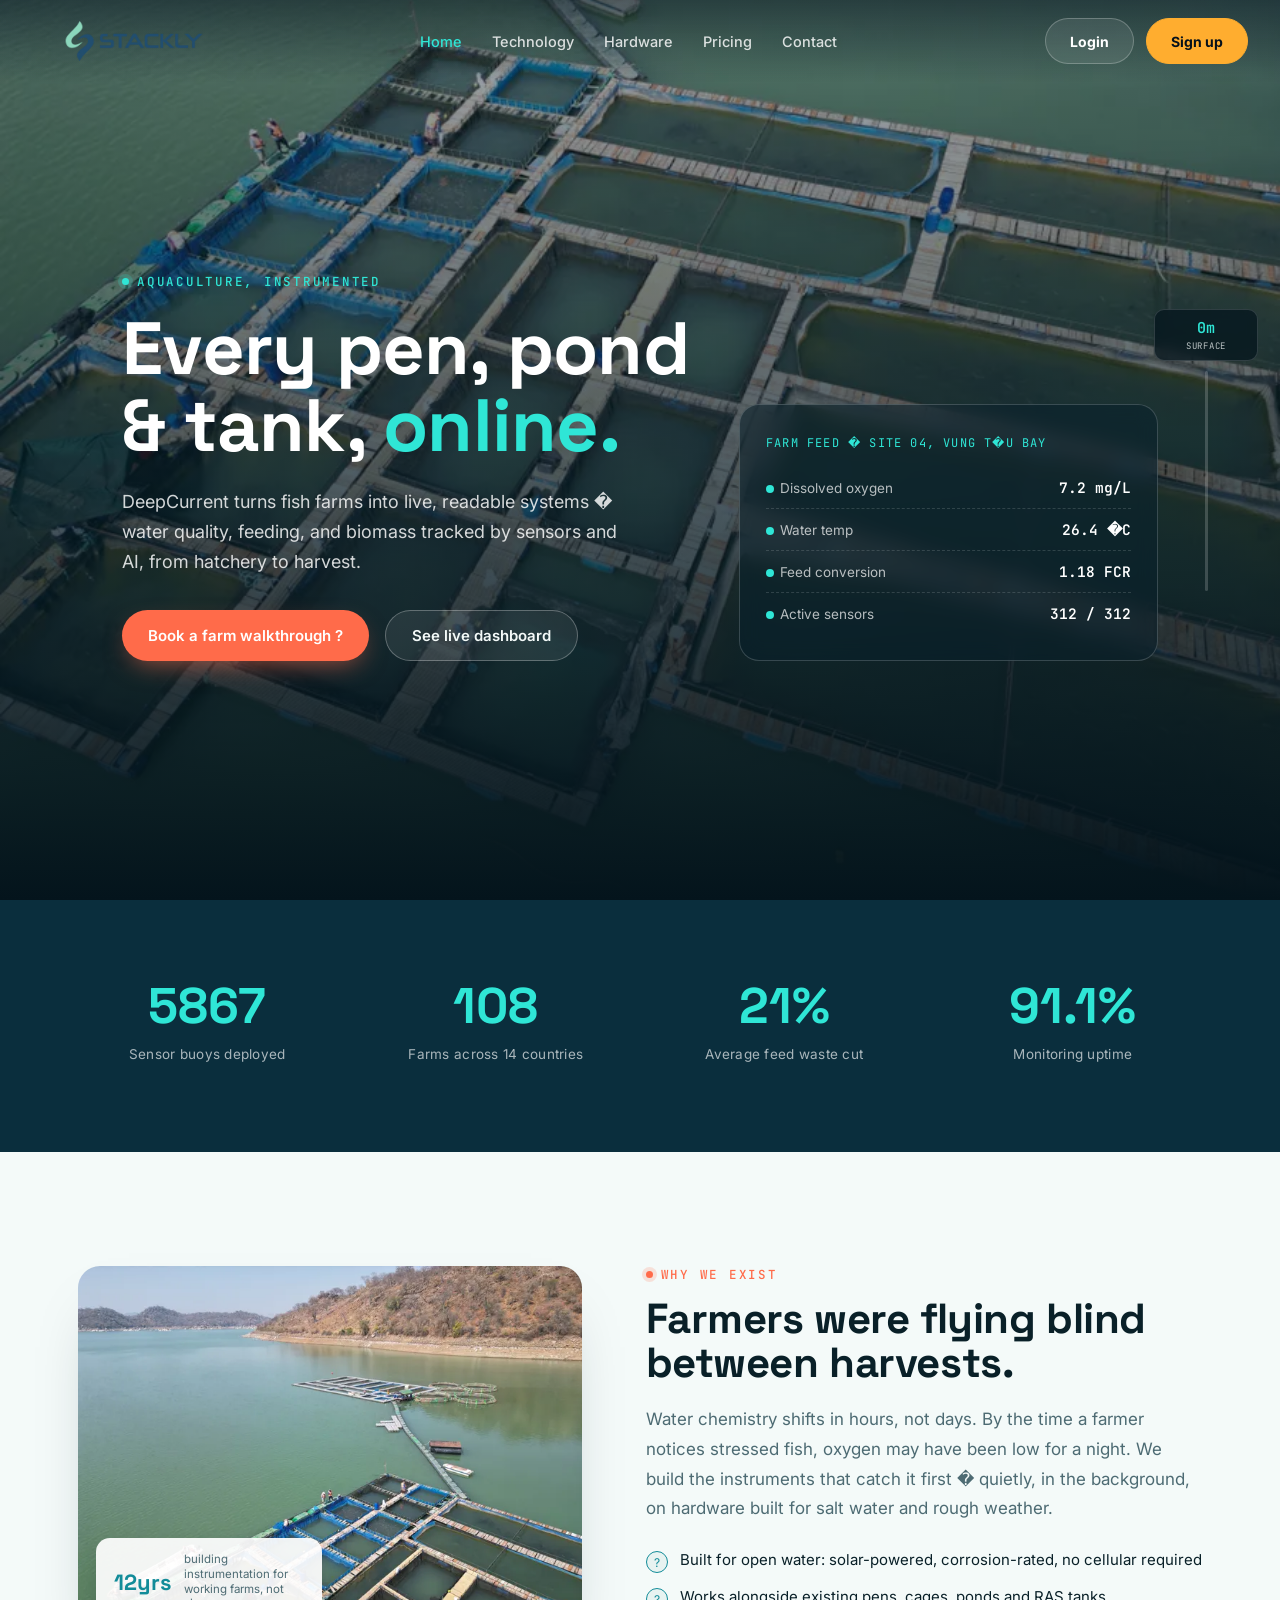
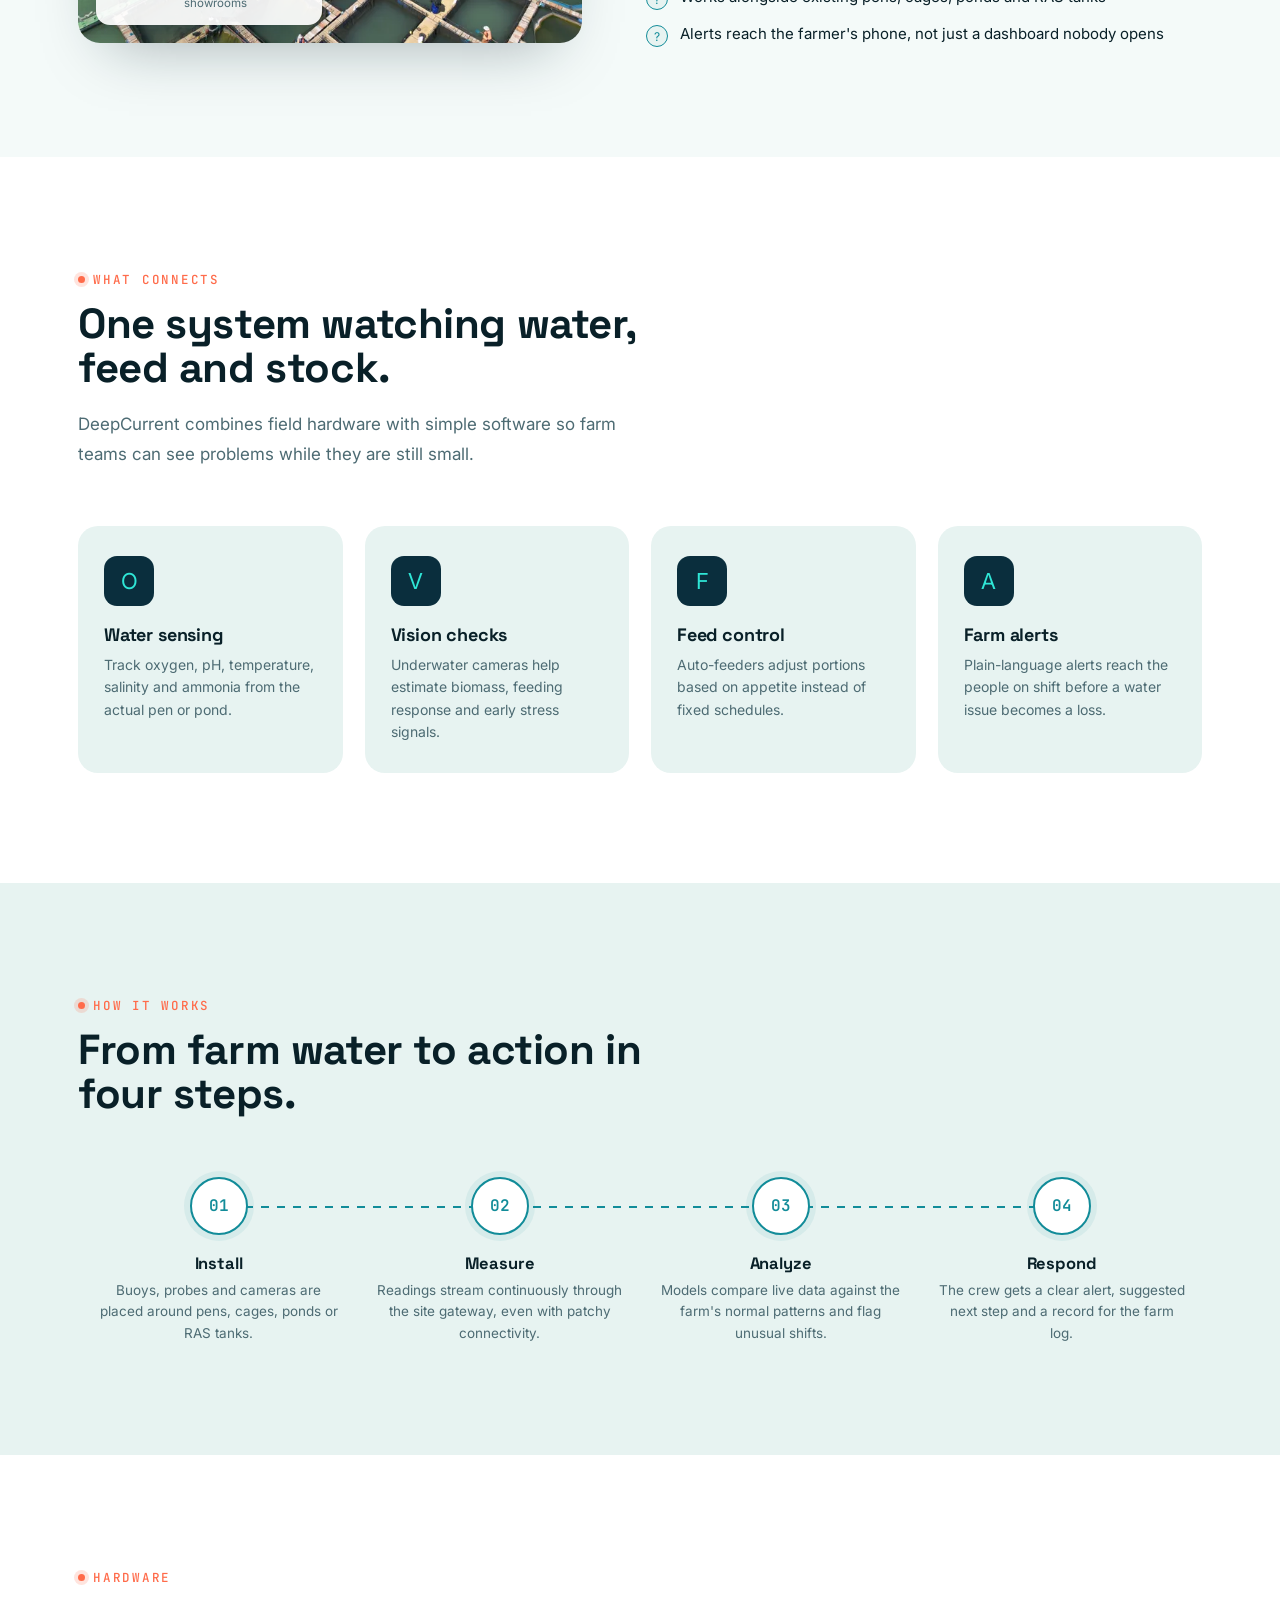
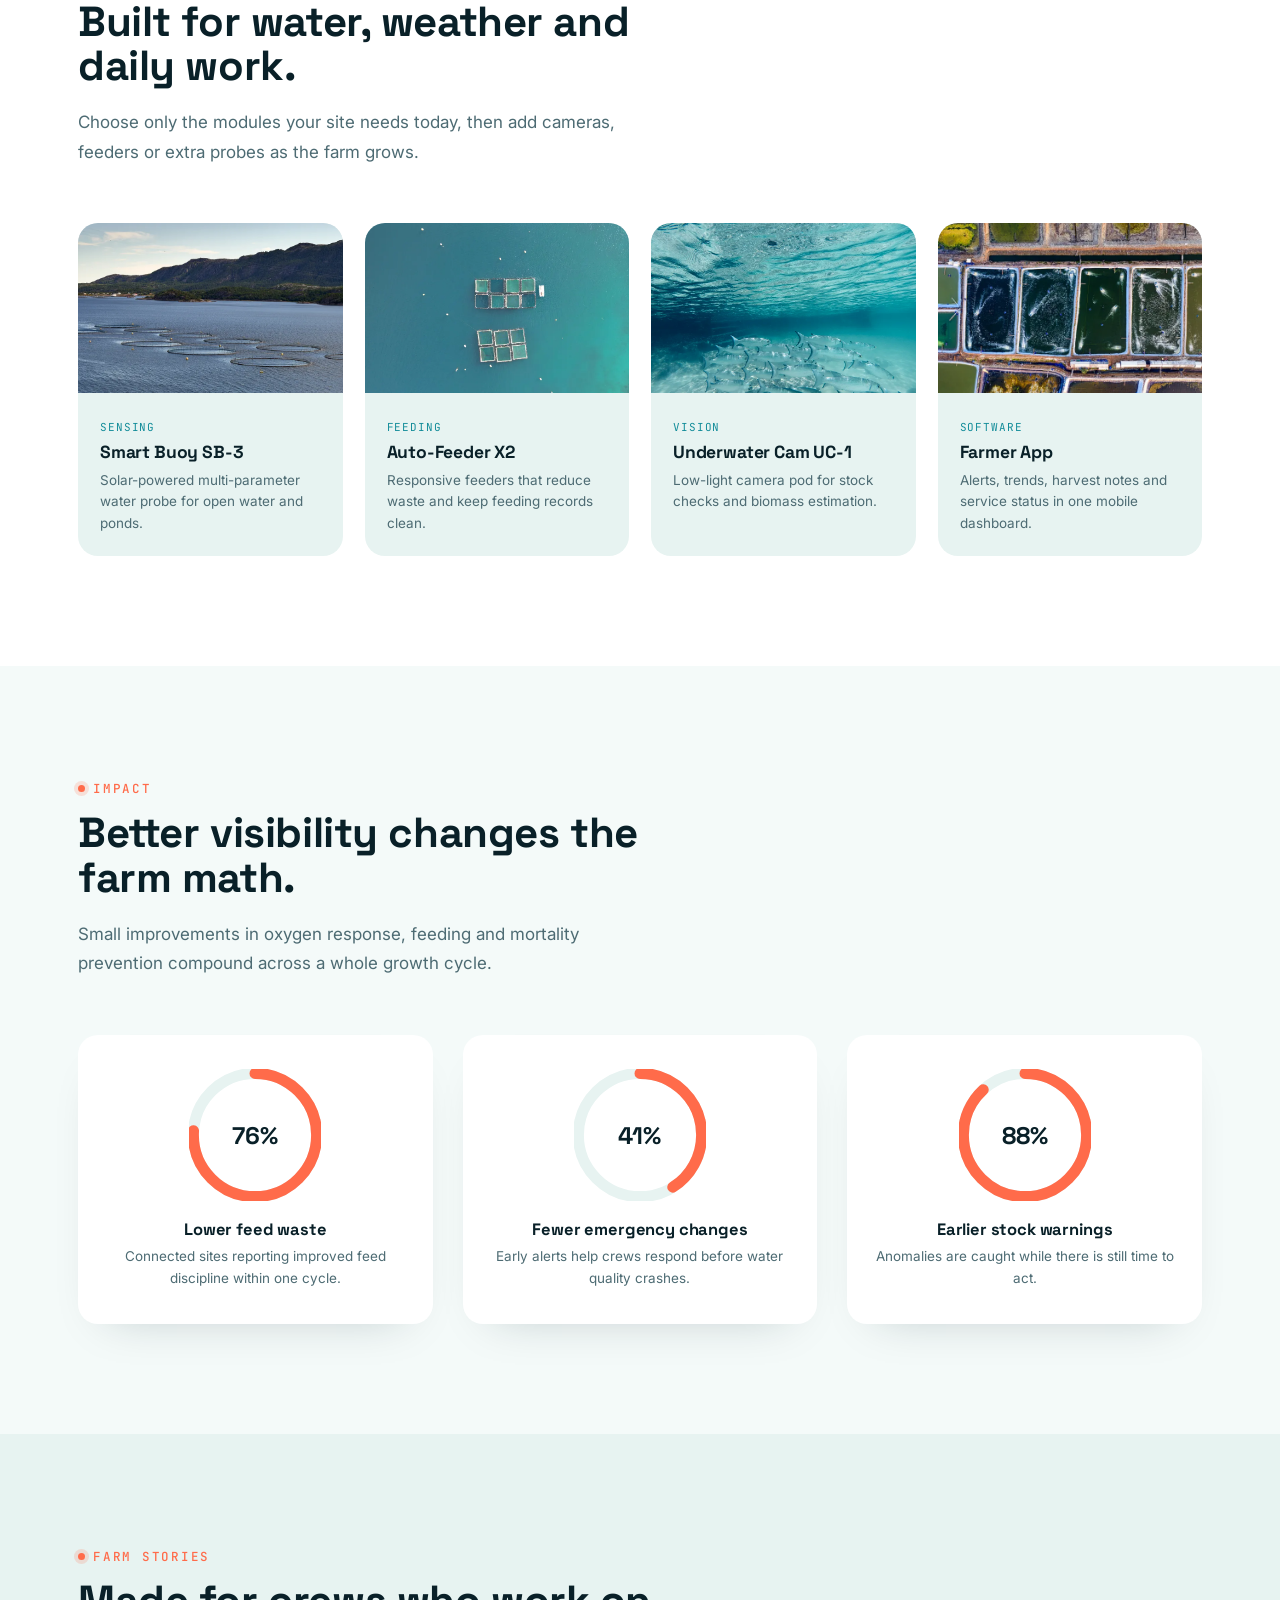
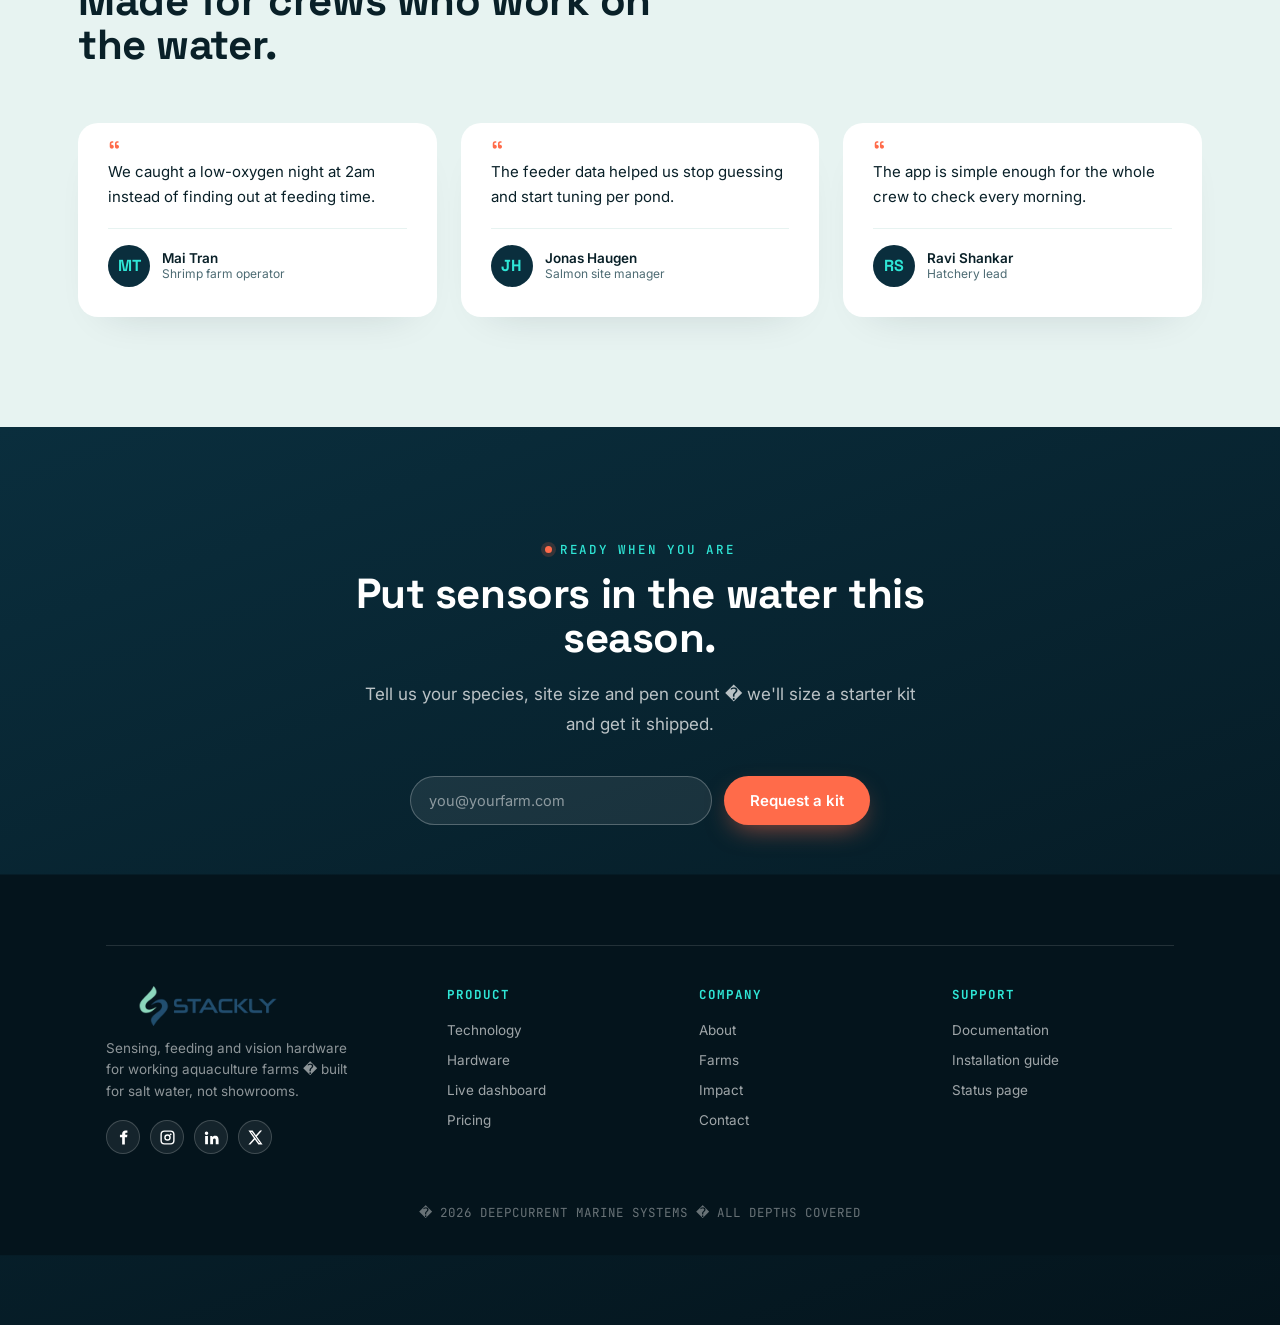
<file: index.html>
<!DOCTYPE html>
<html lang="en">
<head>
<meta charset="UTF-8">
<meta name="viewport" content="width=device-width, initial-scale=1.0">
<title>DeepCurrent � Instrumented Aquaculture</title>
<link rel="preconnect" href="https://fonts.googleapis.com">
<link href="https://fonts.googleapis.com/css2?family=Space+Grotesk:wght@500;600;700&family=Inter:wght@400;500;600;700&family=JetBrains+Mono:wght@400;500;600&display=swap" rel="stylesheet">
<link rel="stylesheet" href="styles.css">
</head>
<body class="page-home">
<div id="depth-gauge">
  <div class="dg-readout"><span class="m" id="dg-meters">0m</span><span class="z" id="dg-zone">Surface</span></div>
  <div class="dg-track"><div class="dg-fill" id="dg-fill"></div></div>
</div>
<header id="site-header">
  <button class="site-menu-btn" type="button" aria-label="Toggle menu" aria-expanded="false"><span></span><span></span><span></span></button>
  <a class="logo" href="index.html" aria-label="Go to home page"><img src="assets/image/pic1.webp" alt="Logo"></a>
  <nav>
    <ul>
      <li><a href="index.html" class="active" aria-current="page">Home</a></li>
      <li><a href="technology.html">Technology</a></li>
      <li><a href="products.html">Hardware</a></li>
      <li><a href="pricing.html">Pricing</a></li>
      <li><a href="contact.html">Contact</a></li>
      <li class="mobile-auth-link"><a href="login.html">Login</a></li>
      <li class="mobile-auth-link"><a href="signup.html">Sign up</a></li>
    </ul>
  </nav>
  <div class="header-actions">
    <a href="login.html" class="header-login">Login</a>
    <a href="signup.html" class="header-signup">Sign up</a>
  </div>
</header>
<section id="hero">
  <div class="bubbles" id="bubbles-hero"></div>
  <div class="wrap hero-grid">
    <div>
      <span class="eyebrow hero-eyebrow">Aquaculture, instrumented</span>
      <h1 class="hero-title">Every pen, pond<br> & tank, <em>online.</em></h1>
      <p class="hero-sub">DeepCurrent turns fish farms into live, readable systems � water quality, feeding, and biomass tracked by sensors and AI, from hatchery to harvest.</p>
      <div class="hero-cta">
        <a href="contact.html" class="btn btn-primary">Book a farm walkthrough ?</a>
        <a href="technology.html" class="btn btn-ghost">See live dashboard</a>
      </div>
    </div>
    <div class="hero-card">
      <span class="mono">Farm feed � Site 04, Vung T�u bay</span>
      <div style="margin-top:16px;">
        <div class="live-row"><span class="lbl"><span class="pulse-dot"></span>Dissolved oxygen</span><span class="val">7.2 mg/L</span></div>
        <div class="live-row"><span class="lbl"><span class="pulse-dot"></span>Water temp</span><span class="val">26.4 �C</span></div>
        <div class="live-row"><span class="lbl"><span class="pulse-dot"></span>Feed conversion</span><span class="val">1.18 FCR</span></div>
        <div class="live-row"><span class="lbl"><span class="pulse-dot"></span>Active sensors</span><span class="val">312 / 312</span></div>
      </div>
    </div>
  </div>
</section>
<section id="stats">
  <div class="wrap stats-grid">
    <div class="reveal r1"><div class="stat-num" data-count="6400">0</div><div class="stat-lbl">Sensor buoys deployed</div></div>
    <div class="reveal r2"><div class="stat-num" data-count="118">0</div><div class="stat-lbl">Farms across 14 countries</div></div>
    <div class="reveal r3"><div class="stat-num" data-count="23" data-suffix="%">0%</div><div class="stat-lbl">Average feed waste cut</div></div>
    <div class="reveal r4"><div class="stat-num" data-count="99.4" data-decimal="1" data-suffix="%">0%</div><div class="stat-lbl">Monitoring uptime</div></div>
  </div>
</section>
<section id="about">
  <div class="wrap about-grid">
    <div class="about-media reveal">
      <img src="assets/image/about-farm.webp" alt="Traditional fish farm on a calm lake">
      <div class="badge-float"><span class="n">12yrs</span><span class="t">building instrumentation for working farms, not showrooms</span></div>
    </div>
    <div class="reveal r2">
      <span class="eyebrow section-tag">Why we exist</span>
      <h2>Farmers were flying blind between harvests.</h2>
      <p class="lead">Water chemistry shifts in hours, not days. By the time a farmer notices stressed fish, oxygen may have been low for a night. We build the instruments that catch it first � quietly, in the background, on hardware built for salt water and rough weather.</p>
      <div class="check-list">
        <div class="check-item"><span class="ico">?</span>Built for open water: solar-powered, corrosion-rated, no cellular required</div>
        <div class="check-item"><span class="ico">?</span>Works alongside existing pens, cages, ponds and RAS tanks</div>
        <div class="check-item"><span class="ico">?</span>Alerts reach the farmer's phone, not just a dashboard nobody opens</div>
      </div>
    </div>
  </div>
</section>
<section id="tech">
  <div class="wrap">
    <div class="tech-head reveal">
      <span class="eyebrow section-tag">What connects</span>
      <h2>One system watching water, feed and stock.</h2>
      <p class="lead">DeepCurrent combines field hardware with simple software so farm teams can see problems while they are still small.</p>
    </div>
    <div class="tech-grid">
      <div class="tech-card reveal r1"><div class="tech-ico">O</div><h4>Water sensing</h4><p class="tech-lbl">Track oxygen, pH, temperature, salinity and ammonia from the actual pen or pond.</p></div>
      <div class="tech-card reveal r2"><div class="tech-ico">V</div><h4>Vision checks</h4><p class="tech-lbl">Underwater cameras help estimate biomass, feeding response and early stress signals.</p></div>
      <div class="tech-card reveal r3"><div class="tech-ico">F</div><h4>Feed control</h4><p class="tech-lbl">Auto-feeders adjust portions based on appetite instead of fixed schedules.</p></div>
      <div class="tech-card reveal r4"><div class="tech-ico">A</div><h4>Farm alerts</h4><p class="tech-lbl">Plain-language alerts reach the people on shift before a water issue becomes a loss.</p></div>
    </div>
  </div>
</section>
<section id="flow">
  <div class="wrap">
    <div class="tech-head reveal">
      <span class="eyebrow section-tag">How it works</span>
      <h2>From farm water to action in four steps.</h2>
    </div>
    <div class="flow-row">
      <div class="flow-line"></div>
      <div class="flow-step reveal r1"><div class="flow-node">01</div><h4>Install</h4><p>Buoys, probes and cameras are placed around pens, cages, ponds or RAS tanks.</p></div>
      <div class="flow-step reveal r2"><div class="flow-node">02</div><h4>Measure</h4><p>Readings stream continuously through the site gateway, even with patchy connectivity.</p></div>
      <div class="flow-step reveal r3"><div class="flow-node">03</div><h4>Analyze</h4><p>Models compare live data against the farm's normal patterns and flag unusual shifts.</p></div>
      <div class="flow-step reveal r4"><div class="flow-node">04</div><h4>Respond</h4><p>The crew gets a clear alert, suggested next step and a record for the farm log.</p></div>
    </div>
  </div>
</section>
<section id="products">
  <div class="wrap">
    <div class="tech-head reveal">
      <span class="eyebrow section-tag">Hardware</span>
      <h2>Built for water, weather and daily work.</h2>
      <p class="lead">Choose only the modules your site needs today, then add cameras, feeders or extra probes as the farm grows.</p>
    </div>
    <div class="prod-grid">
      <div class="prod-card reveal r1">
        <div class="prod-media"><img src="assets/image/hero-products.webp" alt="Marine fish farm pens"></div>
        <div class="prod-body"><span class="tag">Sensing</span><h4>Smart Buoy SB-3</h4><p>Solar-powered multi-parameter water probe for open water and ponds.</p></div>
      </div>
      <div class="prod-card reveal r2">
        <div class="prod-media"><img src="assets/image/hero-login.webp" alt="Aquaculture pens in blue water"></div>
        <div class="prod-body"><span class="tag">Feeding</span><h4>Auto-Feeder X2</h4><p>Responsive feeders that reduce waste and keep feeding records clean.</p></div>
      </div>
      <div class="prod-card reveal r3">
        <div class="prod-media"><img src="assets/image/hero-technology.webp" alt="Fish underwater"></div>
        <div class="prod-body"><span class="tag">Vision</span><h4>Underwater Cam UC-1</h4><p>Low-light camera pod for stock checks and biomass estimation.</p></div>
      </div>
      <div class="prod-card reveal r4">
        <div class="prod-media"><img src="assets/image/hero-contact.webp" alt="Fish ponds from above"></div>
        <div class="prod-body"><span class="tag">Software</span><h4>Farmer App</h4><p>Alerts, trends, harvest notes and service status in one mobile dashboard.</p></div>
      </div>
    </div>
  </div>
</section>
<section id="impact">
  <div class="wrap">
    <div class="tech-head reveal">
      <span class="eyebrow section-tag">Impact</span>
      <h2>Better visibility changes the farm math.</h2>
      <p class="lead">Small improvements in oxygen response, feeding and mortality prevention compound across a whole growth cycle.</p>
    </div>
    <div class="impact-grid">
      <div class="impact-card reveal r1">
        <div class="ring-wrap"><svg viewBox="0 0 120 120"><circle class="ring-track" cx="60" cy="60" r="56"/><circle class="ring-fill" data-pct="76" cx="60" cy="60" r="56"/></svg><div class="ring-text">76%</div></div>
        <h4>Lower feed waste</h4><p>Connected sites reporting improved feed discipline within one cycle.</p>
      </div>
      <div class="impact-card reveal r2">
        <div class="ring-wrap"><svg viewBox="0 0 120 120"><circle class="ring-track" cx="60" cy="60" r="56"/><circle class="ring-fill" data-pct="41" cx="60" cy="60" r="56"/></svg><div class="ring-text">41%</div></div>
        <h4>Fewer emergency changes</h4><p>Early alerts help crews respond before water quality crashes.</p>
      </div>
      <div class="impact-card reveal r3">
        <div class="ring-wrap"><svg viewBox="0 0 120 120"><circle class="ring-track" cx="60" cy="60" r="56"/><circle class="ring-fill" data-pct="88" cx="60" cy="60" r="56"/></svg><div class="ring-text">88%</div></div>
        <h4>Earlier stock warnings</h4><p>Anomalies are caught while there is still time to act.</p>
      </div>
    </div>
  </div>
</section>
<section id="cases">
  <div class="wrap">
    <div class="tech-head reveal">
      <span class="eyebrow section-tag">Farm stories</span>
      <h2>Made for crews who work on the water.</h2>
    </div>
    <div class="case-grid">
      <div class="case-card reveal r1">
        <p class="case-quote">We caught a low-oxygen night at 2am instead of finding out at feeding time.</p>
        <div class="case-foot"><div class="case-avatar">MT</div><div><div class="case-name">Mai Tran</div><div class="case-role">Shrimp farm operator</div></div></div>
      </div>
      <div class="case-card reveal r2">
        <p class="case-quote">The feeder data helped us stop guessing and start tuning per pond.</p>
        <div class="case-foot"><div class="case-avatar">JH</div><div><div class="case-name">Jonas Haugen</div><div class="case-role">Salmon site manager</div></div></div>
      </div>
      <div class="case-card reveal r3">
        <p class="case-quote">The app is simple enough for the whole crew to check every morning.</p>
        <div class="case-foot"><div class="case-avatar">RS</div><div><div class="case-name">Ravi Shankar</div><div class="case-role">Hatchery lead</div></div></div>
      </div>
    </div>
  </div>
</section>
<section id="cta">
  <div class="bubbles" id="bubbles-cta"></div>
  <div class="wrap">
    <span class="eyebrow" style="color:var(--aqua);">Ready when you are</span>
    <h2>Put sensors in the water this season.</h2>
    <p class="lead">Tell us your species, site size and pen count � we'll size a starter kit and get it shipped.</p>
    <form class="cta-form" onsubmit="event.preventDefault(); this.querySelector('button').textContent='Request received'; window.location.href='404.html';">
      <input type="email" placeholder="you@yourfarm.com" required>
      <button type="submit" class="btn btn-primary">Request a kit</button>
    </form>
    <div class="wrap">
      <footer>
        <div class="footer-brand">
          <a class="logo" href="index.html" aria-label="Go to home page"><img src="assets/image/pic1.webp" alt="Logo"></a>
          <p>Sensing, feeding and vision hardware for working aquaculture farms � built for salt water, not showrooms.</p>
          <div class="social-links">
            <a href="404.html" aria-label="Facebook"><span class="social-icon social-facebook" aria-hidden="true"></span></a>
            <a href="404.html" aria-label="Instagram"><span class="social-icon social-instagram" aria-hidden="true"></span></a>
            <a href="404.html" aria-label="LinkedIn"><span class="social-icon social-linkedin" aria-hidden="true"></span></a>
            <a href="404.html" aria-label="X"><span class="social-icon social-x" aria-hidden="true"></span></a>
          </div>
        </div>
        <div><h5>Product</h5><ul><li><a href="technology.html">Technology</a></li><li><a href="products.html">Hardware</a></li><li><a href="technology.html">Live dashboard</a></li><li><a href="pricing.html">Pricing</a></li></ul></div>
        <div><h5>Company</h5><ul><li><a href="index.html#about">About</a></li><li><a href="pricing.html">Farms</a></li><li><a href="index.html#impact">Impact</a></li><li><a href="contact.html">Contact</a></li></ul></div>
        <div><h5>Support</h5><ul><li><a href="404.html">Documentation</a></li><li><a href="404.html">Installation guide</a></li><li><a href="404.html">Status page</a></li></ul></div>
      </footer>
      <div class="foot-bottom mono">� 2026 DEEPCURRENT MARINE SYSTEMS � ALL DEPTHS COVERED</div>
    </div>
  </div>
</section>
<script src="scripts.js" defer></script>
</body>
</html>
</file>
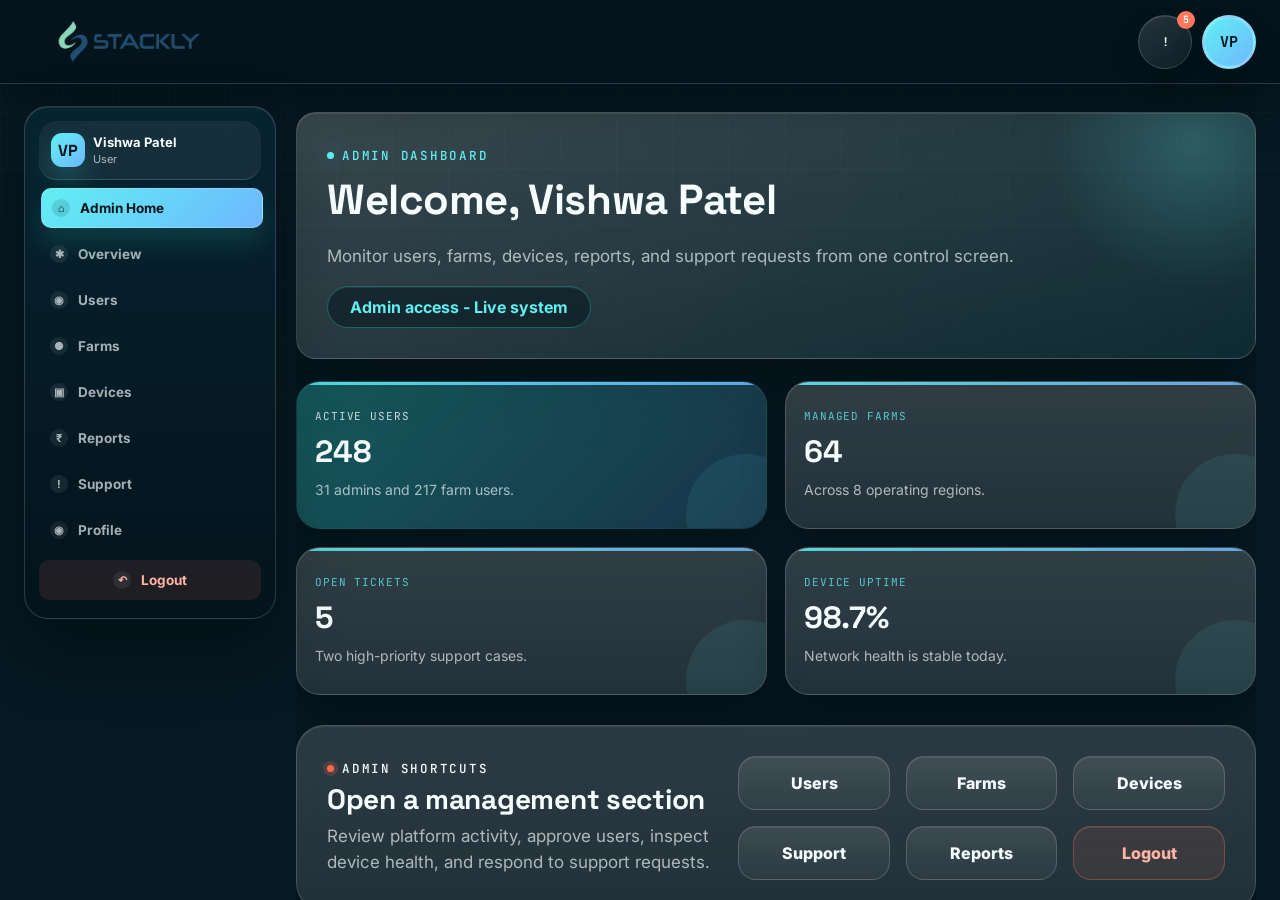
<file: admin-dashboard.html>
<!DOCTYPE html>
<html lang="en">
<head>
<meta charset="UTF-8">
<meta name="viewport" content="width=device-width, initial-scale=1.0">
<title>Admin Dashboard | DeepCurrent</title>
<link rel="preconnect" href="https://fonts.googleapis.com">
<link href="https://fonts.googleapis.com/css2?family=Space+Grotesk:wght@500;600;700&family=Inter:wght@400;500;600;700&family=JetBrains+Mono:wght@400;500;600&display=swap" rel="stylesheet">
<link rel="stylesheet" href="styles.css">
</head>
<body class="page-dashboard page-admin-dashboard">
<header id="site-header" class="scrolled dashboard-header">
  <button class="dashboard-menu-btn" type="button" aria-label="Toggle dashboard menu" aria-expanded="false" aria-controls="dashboard-nav">
    <span></span><span></span><span></span>
  </button>
  <a class="logo dashboard-logo-home" href="#admin-home" aria-label="Admin dashboard home"><img src="assets/image/pic1.webp" alt="Logo"></a>
  <nav id="dashboard-nav" class="dashboard-nav">
    <div class="dashboard-sidebar-user">
      <span class="dashboard-user-avatar" data-dashboard-initials>AD</span>
      <div>
        <strong data-dashboard-user>Admin</strong>
        <span data-dashboard-role>Admin</span>
      </div>
    </div>
    <ul>
      <li><a href="#admin-home"><span class="dashboard-nav-label">Admin Home</span></a></li>
      <li><a href="#admin-overview"><span class="dashboard-nav-label">Overview</span></a></li>
      <li><a href="#admin-users"><span class="dashboard-nav-label">Users</span></a></li>
      <li><a href="#admin-farms"><span class="dashboard-nav-label">Farms</span></a></li>
      <li><a href="#admin-devices"><span class="dashboard-nav-label">Devices</span></a></li>
      <li><a href="#admin-reports"><span class="dashboard-nav-label">Reports</span></a></li>
      <li><a href="#admin-support"><span class="dashboard-nav-label">Support</span></a></li>
      <li><a href="#admin-profile"><span class="dashboard-nav-label">Profile</span></a></li>
    </ul>
    <a class="dashboard-sidebar-logout dashboard-logout-link" href="#admin-logout"><span class="dashboard-nav-label">Logout</span></a>
  </nav>
  <div class="dashboard-actions">
    <a class="dashboard-icon-btn notification-btn" href="#admin-support" aria-label="Notifications">
      <span class="notification-mark">5</span>
    </a>
    <a class="dashboard-icon-btn profile-btn" href="#admin-profile" aria-label="Profile" data-dashboard-initials>AD</a>
  </div>
</header>

<section id="admin-home" class="dashboard-shell dashboard-panel active">
  <div class="wrap">
    <div class="dash-head reveal">
      <span class="eyebrow">Admin dashboard</span>
      <h2>Welcome, <span data-dashboard-user>Admin</span></h2>
      <p class="lead">Monitor users, farms, devices, reports, and support requests from one control screen.</p>
      <span class="dashboard-weather">Admin access - Live system</span>
    </div>
    <div class="dashboard-kpis reveal">
      <div class="dashboard-kpi"><span class="mono">Active users</span><strong>248</strong><p>31 admins and 217 farm users.</p></div>
      <div class="dashboard-kpi"><span class="mono">Managed farms</span><strong>64</strong><p>Across 8 operating regions.</p></div>
      <div class="dashboard-kpi"><span class="mono">Open tickets</span><strong>5</strong><p>Two high-priority support cases.</p></div>
      <div class="dashboard-kpi"><span class="mono">Device uptime</span><strong>98.7%</strong><p>Network health is stable today.</p></div>
    </div>
    <div class="dash-panel dashboard-home-panel reveal">
      <div>
        <span class="eyebrow">Admin shortcuts</span>
        <h3>Open a management section</h3>
        <p>Review platform activity, approve users, inspect device health, and respond to support requests.</p>
      </div>
      <div class="dashboard-quick-actions">
        <a href="#admin-users">Users</a>
        <a href="#admin-farms">Farms</a>
        <a href="#admin-devices">Devices</a>
        <a href="#admin-support">Support</a>
        <a href="#admin-reports">Reports</a>
        <a class="dashboard-logout-action" href="#admin-logout">Logout</a>
      </div>
    </div>
  </div>
</section>

<section id="admin-overview" class="dashboard-section dashboard-panel">
  <div class="wrap">
    <div class="dash-head reveal">
      <span class="eyebrow">Platform overview</span>
      <h2>Today across all accounts.</h2>
    </div>
    <div class="dashboard-kpis reveal">
      <div class="dashboard-kpi"><span class="mono">New signups</span><strong>18</strong><p>Seven awaiting admin review.</p></div>
      <div class="dashboard-kpi"><span class="mono">Sensor alerts</span><strong>42</strong><p>36 resolved automatically.</p></div>
      <div class="dashboard-kpi"><span class="mono">Revenue pipeline</span><strong>₹8.4L</strong><p>Monthly plans and device kits.</p></div>
      <div class="dashboard-kpi"><span class="mono">Reports sent</span><strong>91</strong><p>Weekly summaries delivered.</p></div>
    </div>
  </div>
</section>

<section id="admin-users" class="dashboard-section dashboard-panel">
  <div class="wrap">
    <div class="dash-head reveal">
      <span class="eyebrow">User management</span>
      <h2>Accounts needing attention.</h2>
    </div>
    <div class="dash-panel reveal">
      <div class="dashboard-list">
        <div class="dashboard-alert"><span>Riya Farms requested admin access.</span><span>Review</span></div>
        <div class="dashboard-alert"><span>7 new user accounts waiting for approval.</span><span>Pending</span></div>
        <div class="dashboard-alert"><span>3 inactive users have not logged in for 30 days.</span><span>Audit</span></div>
      </div>
    </div>
  </div>
</section>

<section id="admin-farms" class="dashboard-section dashboard-panel">
  <div class="wrap">
    <div class="dash-head reveal">
      <span class="eyebrow">Farm operations</span>
      <h2>Managed farm status.</h2>
    </div>
    <div class="dashboard-kpis reveal">
      <div class="dashboard-kpi"><span class="mono">Online farms</span><strong>61/64</strong></div>
      <div class="dashboard-kpi"><span class="mono">Critical alerts</span><strong>2</strong></div>
      <div class="dashboard-kpi"><span class="mono">Install visits</span><strong>6</strong></div>
      <div class="dashboard-kpi"><span class="mono">Renewals due</span><strong>9</strong></div>
    </div>
  </div>
</section>

<section id="admin-devices" class="dashboard-section dashboard-panel">
  <div class="wrap">
    <div class="dash-head reveal">
      <span class="eyebrow">Device fleet</span>
      <h2>Hardware across all sites.</h2>
    </div>
    <div class="dash-panel reveal">
      <div class="dashboard-list">
        <div class="dashboard-alert"><span>1,284 sensors reporting normally.</span><span>OK</span></div>
        <div class="dashboard-alert"><span>12 devices need firmware updates.</span><span>Update</span></div>
        <div class="dashboard-alert"><span>4 cameras offline in coastal sites.</span><span>Check</span></div>
      </div>
    </div>
  </div>
</section>

<section id="admin-reports" class="dashboard-section dashboard-panel">
  <div class="wrap">
    <div class="dash-head reveal">
      <span class="eyebrow">Reports</span>
      <h2>Business and operations summary.</h2>
    </div>
    <div class="dashboard-kpis reveal">
      <div class="dashboard-kpi"><span class="mono">Monthly growth</span><strong>14%</strong></div>
      <div class="dashboard-kpi"><span class="mono">Support SLA</span><strong>96%</strong></div>
      <div class="dashboard-kpi"><span class="mono">Avg uptime</span><strong>98.7%</strong></div>
      <div class="dashboard-kpi"><span class="mono">Exports ready</span><strong>12</strong></div>
    </div>
  </div>
</section>

<section id="admin-support" class="dashboard-section dashboard-panel">
  <div class="wrap">
    <div class="dash-head reveal">
      <span class="eyebrow">Support desk</span>
      <h2>Open customer requests.</h2>
    </div>
    <div class="dash-panel reveal">
      <div class="dashboard-list">
        <div class="dashboard-alert"><span>Loan guidance request from Delhi Office queue.</span><span>New</span></div>
        <div class="dashboard-alert"><span>Dashboard access issue for Mumbai Farm 12.</span><span>Urgent</span></div>
        <div class="dashboard-alert"><span>Site walkthrough request needs assignment.</span><span>Assign</span></div>
      </div>
    </div>
  </div>
</section>

<section id="admin-profile" class="dashboard-section dashboard-panel">
  <div class="wrap">
    <div class="dash-head reveal">
      <span class="eyebrow">Admin profile</span>
      <h2>Account permissions.</h2>
    </div>
    <div class="dash-panel reveal">
      <div class="dashboard-list">
        <div class="dashboard-alert"><span>Name</span><span data-dashboard-user>Admin</span></div>
        <div class="dashboard-alert"><span>Role</span><span data-dashboard-role>Admin</span></div>
        <div class="dashboard-alert"><span>Access</span><span>Full platform management</span></div>
      </div>
    </div>
  </div>
</section>
<section id="admin-logout" class="dashboard-section dashboard-panel">
  <div class="wrap">
    <div class="dash-head reveal">
      <span class="eyebrow">Logout</span>
      <h2>End this admin session.</h2>
      <p class="lead">Use this section when your platform checks are complete and you want to return to the login screen.</p>
    </div>
    <div class="dash-panel dashboard-logout-panel reveal">
      <div>
        <span class="eyebrow">Session</span>
        <h3>Ready to logout?</h3>
        <p>You can sign back in anytime to manage users, farms, devices, reports, and support requests.</p>
      </div>
      <a class="dashboard-logout-button" href="login.html">Logout</a>
    </div>
  </div>
</section>
<script src="scripts.js" defer></script>
</body>
</html>
</file>
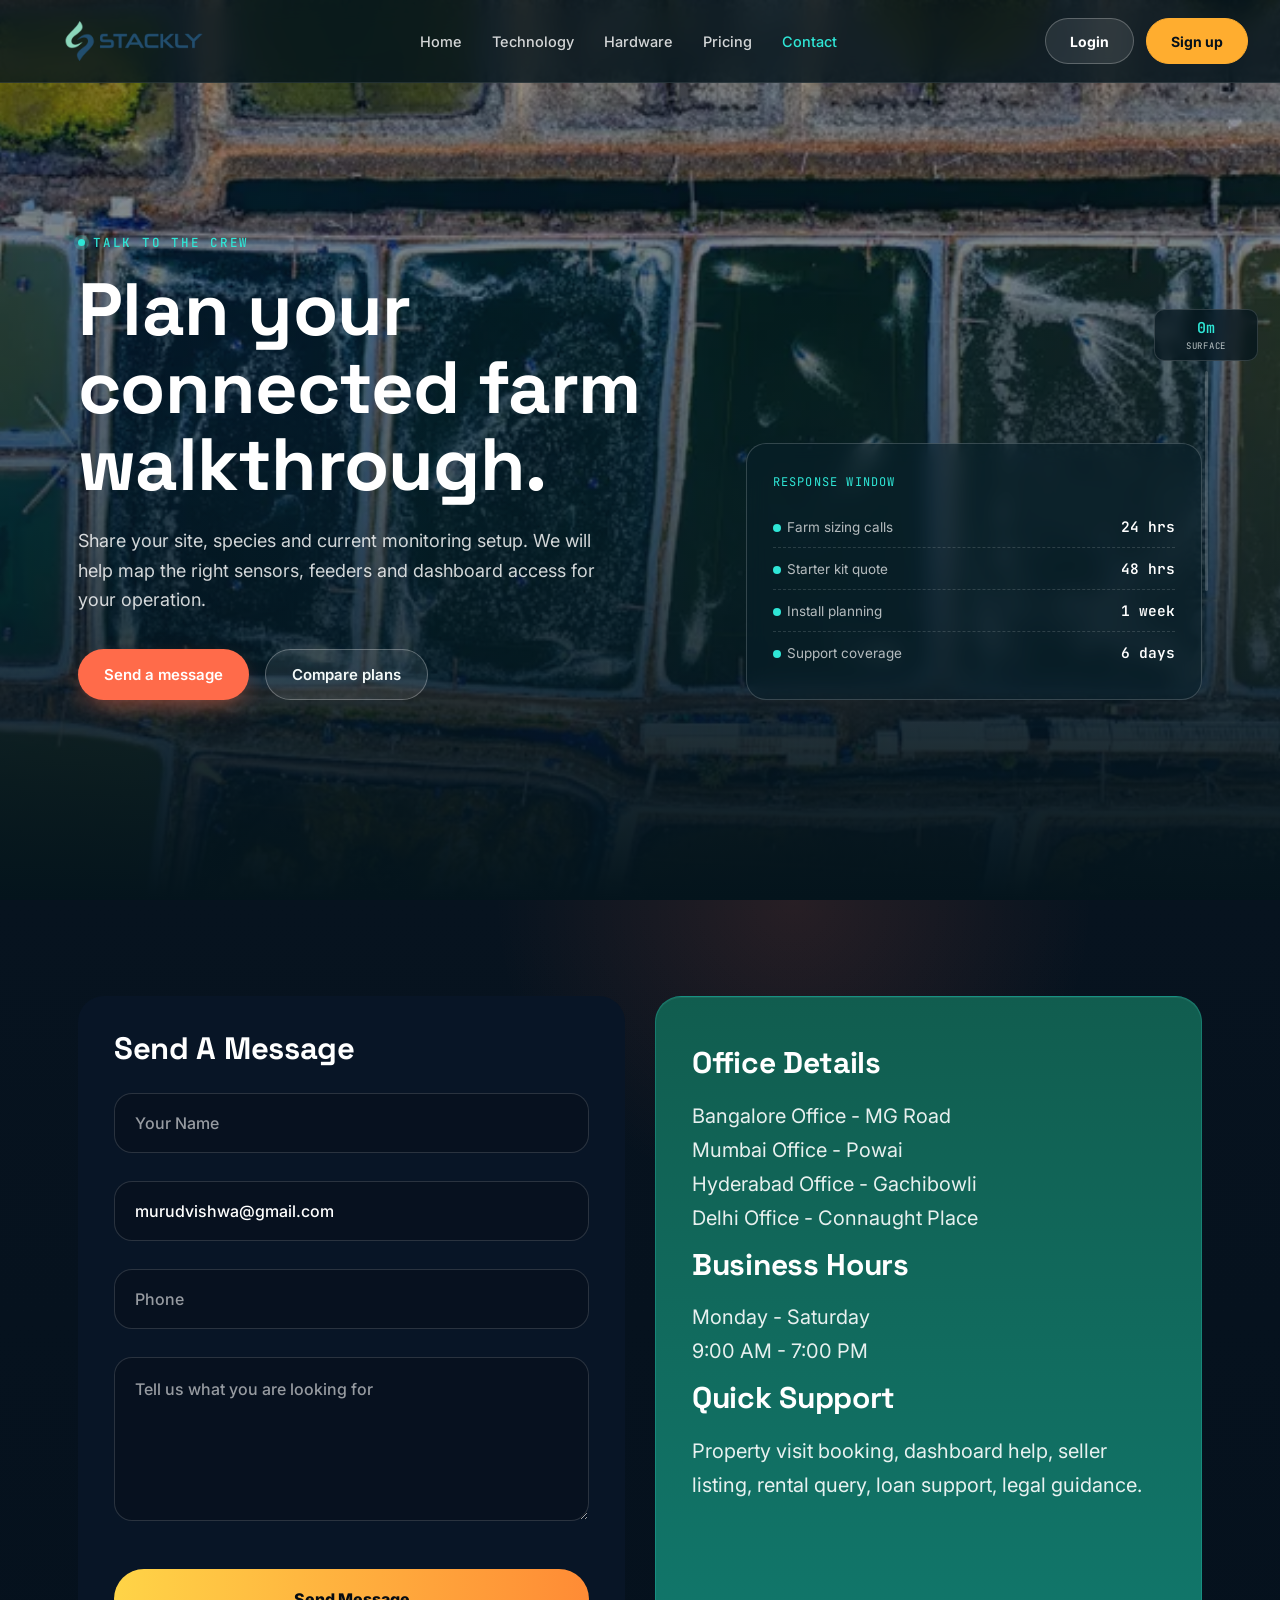
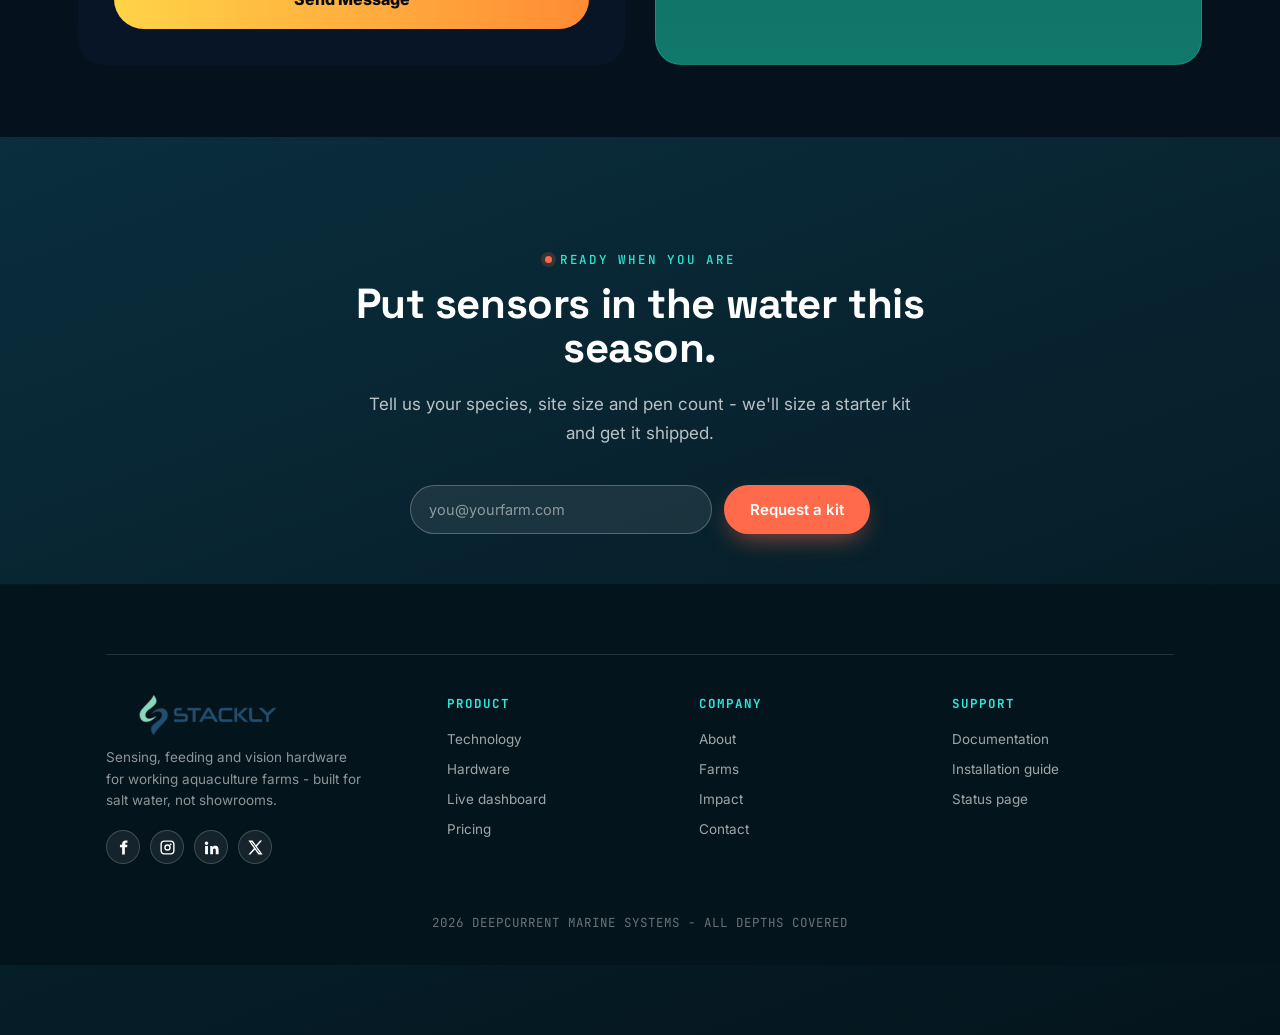
<file: contact.html>
<!DOCTYPE html>
<html lang="en">
<head>
<meta charset="UTF-8">
<meta name="viewport" content="width=device-width, initial-scale=1.0">
<title>Contact - DeepCurrent</title>
<link rel="preconnect" href="https://fonts.googleapis.com">
<link href="https://fonts.googleapis.com/css2?family=Space+Grotesk:wght@500;600;700&family=Inter:wght@400;500;600;700&family=JetBrains+Mono:wght@400;500;600&display=swap" rel="stylesheet">
<link rel="stylesheet" href="styles.css">
</head>
<body class="page-contact">
<div id="depth-gauge">
  <div class="dg-readout"><span class="m" id="dg-meters">0m</span><span class="z" id="dg-zone">Surface</span></div>
  <div class="dg-track"><div class="dg-fill" id="dg-fill"></div></div>
</div>
<header id="site-header">
  <button class="site-menu-btn" type="button" aria-label="Toggle menu" aria-expanded="false"><span></span><span></span><span></span></button>
  <a class="logo" href="index.html" aria-label="Go to home page"><img src="assets/image/pic1.webp" alt="Logo"></a>
  <nav>
    <ul>
      <li><a href="index.html">Home</a></li>
      <li><a href="technology.html">Technology</a></li>
      <li><a href="products.html">Hardware</a></li>
      <li><a href="pricing.html">Pricing</a></li>
      <li><a href="contact.html" class="active" aria-current="page">Contact</a></li>
      <li class="mobile-auth-link"><a href="login.html">Login</a></li>
      <li class="mobile-auth-link"><a href="signup.html">Sign up</a></li>
    </ul>
  </nav>
  <div class="header-actions">
    <a href="login.html" class="header-login">Login</a>
    <a href="signup.html" class="header-signup">Sign up</a>
  </div>
</header>
<section id="hero" class="contact-hero">
  <div class="bubbles" id="bubbles-hero"></div>
  <div class="wrap hero-grid">
    <div>
      <span class="eyebrow hero-eyebrow">Talk to the crew</span>
      <h1 class="hero-title">Plan your connected farm walkthrough.</h1>
      <p class="hero-sub">Share your site, species and current monitoring setup. We will help map the right sensors, feeders and dashboard access for your operation.</p>
      <div class="hero-cta">
        <a href="#contact-console" class="btn btn-primary">Send a message</a>
        <a href="pricing.html" class="btn btn-ghost">Compare plans</a>
      </div>
    </div>
    <div class="hero-card">
      <span class="mono">Response window</span>
      <div style="margin-top:16px;">
        <div class="live-row"><span class="lbl"><span class="pulse-dot"></span>Farm sizing calls</span><span class="val">24 hrs</span></div>
        <div class="live-row"><span class="lbl"><span class="pulse-dot"></span>Starter kit quote</span><span class="val">48 hrs</span></div>
        <div class="live-row"><span class="lbl"><span class="pulse-dot"></span>Install planning</span><span class="val">1 week</span></div>
        <div class="live-row"><span class="lbl"><span class="pulse-dot"></span>Support coverage</span><span class="val">6 days</span></div>
      </div>
    </div>
  </div>
</section>
<main>
  <section id="contact-console">
    <div class="wrap contact-console-grid">
      <form class="contact-form-card reveal" onsubmit="event.preventDefault(); window.location.href='404.html';">
        <h1>Send A Message</h1>
        <input type="text" name="name" placeholder="Your Name" required>
        <input type="email" name="email" value="murudvishwa@gmail.com" required>
        <input type="tel" name="phone" placeholder="Phone">
        <textarea name="message" placeholder="Tell us what you are looking for" required></textarea>
        <button type="submit">Send Message</button>
      </form>
      <aside class="office-details-card reveal r2">
        <h2>Office Details</h2>
        <p>Bangalore Office - MG Road</p>
        <p>Mumbai Office - Powai</p>
        <p>Hyderabad Office - Gachibowli</p>
        <p>Delhi Office - Connaught Place</p>
        <h2>Business Hours</h2>
        <p>Monday - Saturday</p>
        <p>9:00 AM - 7:00 PM</p>
        <h2>Quick Support</h2>
        <p>Property visit booking, dashboard help, seller listing, rental query, loan support, legal guidance.</p>
      </aside>
    </div>
  </section>
</main>
<section id="cta">
  <div class="bubbles" id="bubbles-cta"></div>
  <div class="wrap">
    <span class="eyebrow" style="color:var(--aqua);">Ready when you are</span>
    <h2>Put sensors in the water this season.</h2>
    <p class="lead">Tell us your species, site size and pen count - we'll size a starter kit and get it shipped.</p>
    <form class="cta-form" onsubmit="event.preventDefault(); this.querySelector('button').textContent='Request received'; window.location.href='404.html';">
      <input type="email" placeholder="you@yourfarm.com" required>
      <button type="submit" class="btn btn-primary">Request a kit</button>
    </form>
    <div class="wrap">
      <footer>
        <div class="footer-brand">
          <a class="logo" href="index.html" aria-label="Go to home page"><img src="assets/image/pic1.webp" alt="Logo"></a>
          <p>Sensing, feeding and vision hardware for working aquaculture farms - built for salt water, not showrooms.</p>
          <div class="social-links">
            <a href="404.html" aria-label="Facebook"><span class="social-icon social-facebook" aria-hidden="true"></span></a>
            <a href="404.html" aria-label="Instagram"><span class="social-icon social-instagram" aria-hidden="true"></span></a>
            <a href="404.html" aria-label="LinkedIn"><span class="social-icon social-linkedin" aria-hidden="true"></span></a>
            <a href="404.html" aria-label="X"><span class="social-icon social-x" aria-hidden="true"></span></a>
          </div>
        </div>
        <div><h5>Product</h5><ul><li><a href="technology.html">Technology</a></li><li><a href="products.html">Hardware</a></li><li><a href="technology.html">Live dashboard</a></li><li><a href="pricing.html">Pricing</a></li></ul></div>
        <div><h5>Company</h5><ul><li><a href="index.html#about">About</a></li><li><a href="pricing.html">Farms</a></li><li><a href="index.html#impact">Impact</a></li><li><a href="contact.html">Contact</a></li></ul></div>
        <div><h5>Support</h5><ul><li><a href="404.html">Documentation</a></li><li><a href="404.html">Installation guide</a></li><li><a href="404.html">Status page</a></li></ul></div>
      </footer>
      <div class="foot-bottom mono">2026 DEEPCURRENT MARINE SYSTEMS - ALL DEPTHS COVERED</div>
    </div>
  </div>
</section>
<script src="scripts.js" defer></script>
</body>
</html>
</file>
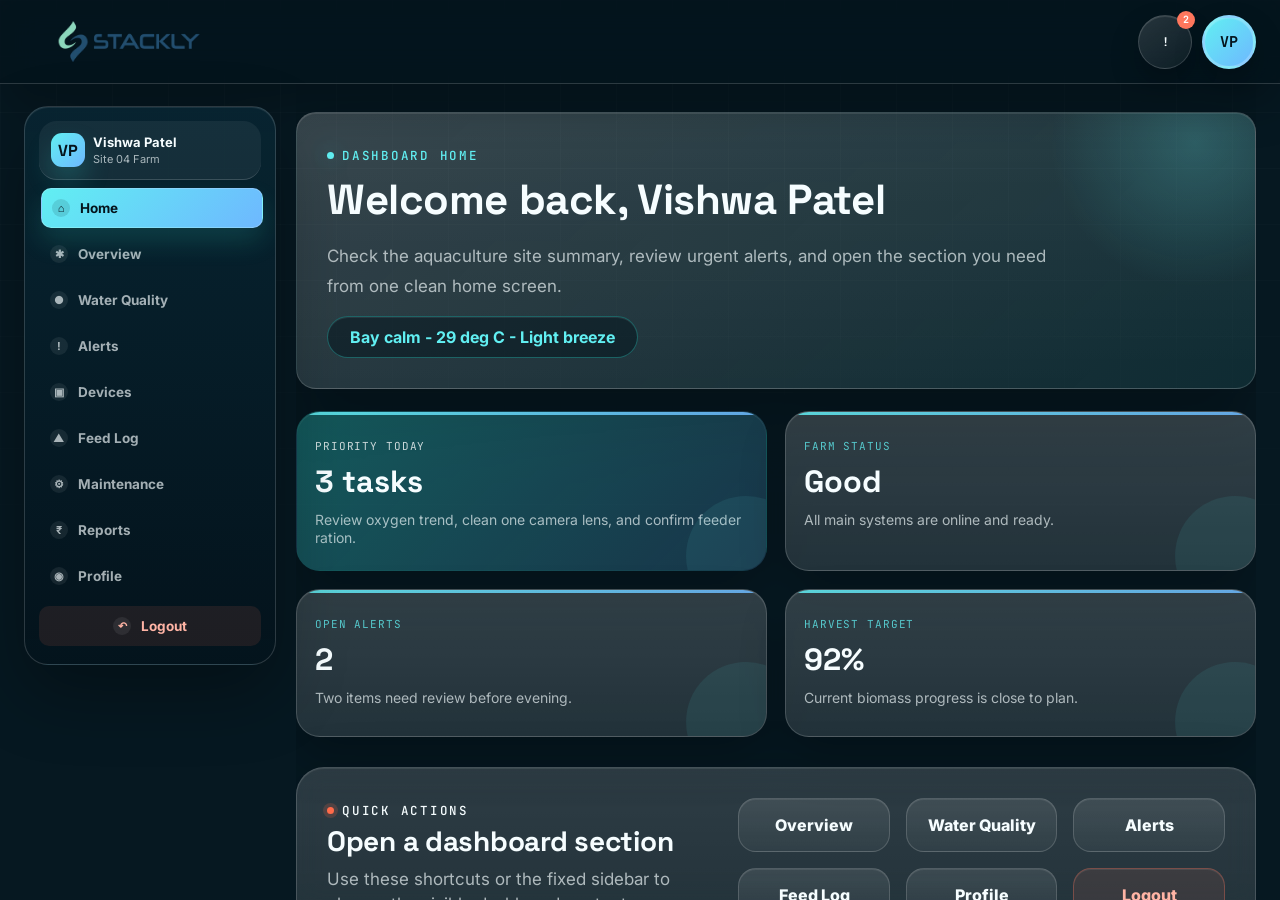
<file: dashboard.html>
<!DOCTYPE html>
<html lang="en">
<head>
<meta charset="UTF-8">
<meta name="viewport" content="width=device-width, initial-scale=1.0">
<title>Dashboard | DeepCurrent</title>
<link rel="preconnect" href="https://fonts.googleapis.com">
<link href="https://fonts.googleapis.com/css2?family=Space+Grotesk:wght@500;600;700&family=Inter:wght@400;500;600;700&family=JetBrains+Mono:wght@400;500;600&display=swap" rel="stylesheet">
<link rel="stylesheet" href="styles.css">
</head>
<body class="page-dashboard">
<header id="site-header" class="scrolled dashboard-header">
  <button class="dashboard-menu-btn" type="button" aria-label="Toggle dashboard menu" aria-expanded="false" aria-controls="dashboard-nav">
    <span></span><span></span><span></span>
  </button>
  <a class="logo dashboard-logo-home" href="#home" aria-label="Dashboard home"><img src="assets/image/pic1.webp" alt="Logo"></a>
  <nav id="dashboard-nav" class="dashboard-nav">
    <div class="dashboard-sidebar-user">
      <span class="dashboard-user-avatar" data-dashboard-initials>VP</span>
      <div>
        <strong data-dashboard-user>Vishwa Patel</strong>
        <span>Site 04 Farm</span>
      </div>
    </div>
    <ul>
      <li><a href="#home"><span class="dashboard-nav-label">Home</span></a></li>
      <li><a href="#dashboard"><span class="dashboard-nav-label">Overview</span></a></li>
      <li><a href="#water"><span class="dashboard-nav-label">Water Quality</span></a></li>
      <li><a href="#alerts"><span class="dashboard-nav-label">Alerts</span></a></li>
      <li><a href="#devices"><span class="dashboard-nav-label">Devices</span></a></li>
      <li><a href="#feed-log"><span class="dashboard-nav-label">Feed Log</span></a></li>
      <li><a href="#maintenance"><span class="dashboard-nav-label">Maintenance</span></a></li>
      <li><a href="#reports"><span class="dashboard-nav-label">Reports</span></a></li>
      <li><a href="#profile"><span class="dashboard-nav-label">Profile</span></a></li>
    </ul>
    <a class="dashboard-sidebar-logout dashboard-logout-link" href="#logout"><span class="dashboard-nav-label">Logout</span></a>
  </nav>
  <div class="dashboard-actions">
    <a class="dashboard-icon-btn notification-btn" href="#alerts" aria-label="Notifications">
      <span class="notification-mark">2</span>
    </a>
    <a class="dashboard-icon-btn profile-btn" href="#profile" aria-label="Profile" data-dashboard-initials>VP</a>
  </div>
</header>
<section id="home" class="dashboard-shell dashboard-panel active">
  <div class="wrap">
    <div class="dash-head reveal">
      <span class="eyebrow">Dashboard home</span>
      <h2 style="color:#fff;">Welcome back, <span data-dashboard-user>Vishwa Patel</span></h2>
      <p class="lead" style="color:rgba(255,255,255,.65);">Check the aquaculture site summary, review urgent alerts, and open the section you need from one clean home screen.</p>
      <span class="dashboard-weather">Bay calm - 29 deg C - Light breeze</span>
    </div>
    <div class="dashboard-kpis dashboard-home-kpis reveal">
      <div class="dashboard-kpi"><span class="mono">Priority today</span><strong>3 tasks</strong><p>Review oxygen trend, clean one camera lens, and confirm feeder ration.</p></div>
      <div class="dashboard-kpi"><span class="mono">Farm status</span><strong>Good</strong><p>All main systems are online and ready.</p></div>
      <div class="dashboard-kpi"><span class="mono">Open alerts</span><strong>2</strong><p>Two items need review before evening.</p></div>
      <div class="dashboard-kpi"><span class="mono">Harvest target</span><strong>92%</strong><p>Current biomass progress is close to plan.</p></div>
    </div>
    <div class="dash-panel dashboard-home-panel reveal">
      <div>
        <span class="eyebrow">Quick actions</span>
        <h3>Open a dashboard section</h3>
        <p>Use these shortcuts or the fixed sidebar to change the visible dashboard content.</p>
      </div>
      <div class="dashboard-quick-actions">
        <a href="#dashboard">Overview</a>
        <a href="#water">Water Quality</a>
        <a href="#alerts">Alerts</a>
        <a href="#feed-log">Feed Log</a>
        <a href="#profile">Profile</a>
        <a class="dashboard-logout-action" href="#logout">Logout</a>
      </div>
    </div>
  </div>
</section>
<section id="dashboard" class="dashboard-shell dashboard-panel">
  <div class="bubbles" id="bubbles-dash"></div>
  <div class="wrap">
    <div class="dash-head reveal">
      <span class="eyebrow">Dashboard display</span>
      <h2 style="color:#fff;">Good morning, <span data-dashboard-user>Vishwa Patel</span></h2>
      <p class="lead" style="color:rgba(255,255,255,.65);">Site 04 is ready for today's water checks, feed review, and harvest planning.</p>
      <span class="dashboard-weather">Bay calm - 29 deg C - Light breeze</span>
    </div>
    <div class="dashboard-kpis reveal">
      <div class="dashboard-kpi"><span class="mono">Today focus</span><strong>3 actions</strong><p>Review oxygen trend, inspect camera visibility, and confirm feeder response.</p></div>
      <div class="dashboard-kpi"><span class="mono">Site health</span><strong>82%</strong><p>Most pens are healthy with two watch zones.</p></div>
      <div class="dashboard-kpi"><span class="mono">Feed plan</span><strong>420 kg</strong><p>Planned ration for controlled feeding today.</p></div>
      <div class="dashboard-kpi"><span class="mono">Next update</span><strong>2:00 PM</strong><p>Biomass and stock data refresh after site tasks.</p></div>
    </div>
    <div class="dash-panel reveal">
      <div class="dash-grid" id="gauge-grid">
        <div class="gauge-card">
          <svg viewBox="0 0 120 120"><circle class="gauge-track" cx="60" cy="60" r="52"/><circle class="gauge-fill" data-pct="82" cx="60" cy="60" r="52"/><text x="60" y="66" text-anchor="middle" class="gauge-val">7.2</text></svg>
          <div class="gauge-name">Dissolved O2</div><div class="gauge-range mono">mg/L target 6.5-8</div>
        </div>
        <div class="gauge-card">
          <svg viewBox="0 0 120 120"><circle class="gauge-track" cx="60" cy="60" r="52"/><circle class="gauge-fill" data-pct="65" cx="60" cy="60" r="52"/><text x="60" y="66" text-anchor="middle" class="gauge-val">26.4</text></svg>
          <div class="gauge-name">Water Temp</div><div class="gauge-range mono">C target 24-28</div>
        </div>
        <div class="gauge-card">
          <svg viewBox="0 0 120 120"><circle class="gauge-track" cx="60" cy="60" r="52"/><circle class="gauge-fill" data-pct="90" cx="60" cy="60" r="52"/><text x="60" y="66" text-anchor="middle" class="gauge-val">7.9</text></svg>
          <div class="gauge-name">pH Level</div><div class="gauge-range mono">target 7.5-8.3</div>
        </div>
        <div class="gauge-card">
          <svg viewBox="0 0 120 120"><circle class="gauge-track" cx="60" cy="60" r="52"/><circle class="gauge-fill" data-pct="30" cx="60" cy="60" r="52"/><text x="60" y="66" text-anchor="middle" class="gauge-val">0.02</text></svg>
          <div class="gauge-name">Ammonia</div><div class="gauge-range mono">mg/L ceiling 0.05</div>
        </div>
      </div>
      <div class="dashboard-list">
        <div class="dashboard-alert"><span>North pen oxygen trending low after feeding.</span><span>WATCH</span></div>
        <div class="dashboard-alert"><span>Auto-feeder X2 completed morning ration.</span><span>OK</span></div>
        <div class="dashboard-alert"><span>Camera UC-1 lens cleaning due this week.</span><span>SERVICE</span></div>
      </div>
      <div class="dash-foot">
        <span class="mono">SITE 04 UPDATED 4S AGO</span>
        <span class="mono" style="color:var(--aqua);">ALL SYSTEMS NOMINAL</span>
      </div>
    </div>
  </div>
</section>
<section id="water" class="dashboard-section dashboard-panel">
  <div class="wrap">
    <div class="dash-head reveal">
      <span class="eyebrow">Water quality</span>
      <h2 style="color:#fff;">Live chemistry by zone.</h2>
    </div>
    <div class="dashboard-kpis reveal">
      <div class="dashboard-kpi"><span class="mono">North pen O2</span><strong>6.8</strong></div>
      <div class="dashboard-kpi"><span class="mono">South pen pH</span><strong>7.9</strong></div>
      <div class="dashboard-kpi"><span class="mono">Canal temp</span><strong>26.4</strong></div>
      <div class="dashboard-kpi"><span class="mono">Ammonia avg</span><strong>0.02</strong></div>
    </div>
  </div>
</section>
<section id="alerts" class="dashboard-section dashboard-panel">
  <div class="wrap">
    <div class="dash-head reveal">
      <span class="eyebrow">Alerts</span>
      <h2 style="color:#fff;">Open farm actions.</h2>
    </div>
    <div class="dash-panel reveal">
      <div class="dashboard-list">
        <div class="dashboard-alert"><span>North pen oxygen trending low after feeding.</span><span>WATCH</span></div>
        <div class="dashboard-alert"><span>Camera UC-1 lens cleaning due this week.</span><span>SERVICE</span></div>
        <div class="dashboard-alert"><span>Gateway battery reserve below 40%.</span><span>CHECK</span></div>
      </div>
    </div>
  </div>
</section>
<section id="devices" class="dashboard-section dashboard-panel">
  <div class="wrap">
    <div class="dash-head reveal">
      <span class="eyebrow">Devices</span>
      <h2 style="color:#fff;">Connected hardware status.</h2>
    </div>
    <div class="dashboard-kpis reveal">
      <div class="dashboard-kpi"><span class="mono">Buoys online</span><strong>48/48</strong></div>
      <div class="dashboard-kpi"><span class="mono">Feeders online</span><strong>12/12</strong></div>
      <div class="dashboard-kpi"><span class="mono">Cameras online</span><strong>08/09</strong></div>
      <div class="dashboard-kpi"><span class="mono">Gateways</span><strong>04/04</strong></div>
    </div>
  </div>
</section>
<section id="feed-log" class="dashboard-section dashboard-panel">
  <div class="wrap">
    <div class="dash-head reveal">
      <span class="eyebrow">Feed log</span>
      <h2 style="color:#fff;">Today’s feeding record.</h2>
    </div>
    <div class="dash-panel reveal">
      <div class="dashboard-list">
        <div class="dashboard-alert"><span>06:30 ration completed across all pens.</span><span>420 kg</span></div>
        <div class="dashboard-alert"><span>11:45 appetite response above baseline.</span><span>+8%</span></div>
        <div class="dashboard-alert"><span>16:00 ration adjusted for warm water.</span><span>-12 kg</span></div>
      </div>
    </div>
  </div>
</section>
<section id="maintenance" class="dashboard-section dashboard-panel">
  <div class="wrap">
    <div class="dash-head reveal">
      <span class="eyebrow">Maintenance</span>
      <h2 style="color:#fff;">Upcoming service tasks.</h2>
    </div>
    <div class="dash-panel reveal">
      <div class="dashboard-list">
        <div class="dashboard-alert"><span>Clean UC-1 camera lens on Pen 03.</span><span>Friday</span></div>
        <div class="dashboard-alert"><span>Inspect solar panel mount on Gateway B.</span><span>Monday</span></div>
        <div class="dashboard-alert"><span>Replace probe membrane on Buoy 17.</span><span>Next week</span></div>
      </div>
    </div>
  </div>
</section>
<section id="reports" class="dashboard-section dashboard-panel">
  <div class="wrap">
    <div class="dash-head reveal">
      <span class="eyebrow">Reports</span>
      <h2 style="color:#fff;">Cycle summaries ready to review.</h2>
    </div>
    <div class="dashboard-kpis reveal">
      <div class="dashboard-kpi"><span class="mono">Weekly water</span><strong>Ready</strong></div>
      <div class="dashboard-kpi"><span class="mono">Feed variance</span><strong>-12%</strong></div>
      <div class="dashboard-kpi"><span class="mono">Device uptime</span><strong>99.4%</strong></div>
      <div class="dashboard-kpi"><span class="mono">Harvest forecast</span><strong>18d</strong></div>
    </div>
  </div>
</section>
<section id="profile" class="dashboard-section dashboard-panel">
  <div class="wrap">
    <div class="dash-head reveal">
      <span class="eyebrow">Profile</span>
      <h2 style="color:#fff;">Operator profile.</h2>
    </div>
    <div class="dash-panel reveal">
      <div class="dashboard-list">
        <div class="dashboard-alert"><span>Name</span><span data-dashboard-user>Vishwa Patel</span></div>
        <div class="dashboard-alert"><span>Role</span><span>Farm operator</span></div>
        <div class="dashboard-alert"><span>Assigned site</span><span>Site 04</span></div>
      </div>
    </div>
  </div>
</section>
<section id="logout" class="dashboard-section dashboard-panel">
  <div class="wrap">
    <div class="dash-head reveal">
      <span class="eyebrow">Logout</span>
      <h2 style="color:#fff;">End this dashboard session.</h2>
      <p class="lead" style="color:rgba(255,255,255,.65);">Use this section when you are done reviewing the farm status and want to return to the login screen.</p>
    </div>
    <div class="dash-panel dashboard-logout-panel reveal">
      <div>
        <span class="eyebrow">Session</span>
        <h3>Ready to logout?</h3>
        <p>You can sign back in anytime to continue monitoring Site 04.</p>
      </div>
      <a class="dashboard-logout-button" href="login.html">Logout</a>
    </div>
  </div>
</section>
<script src="scripts.js" defer></script>
</body>
</html>
</file>
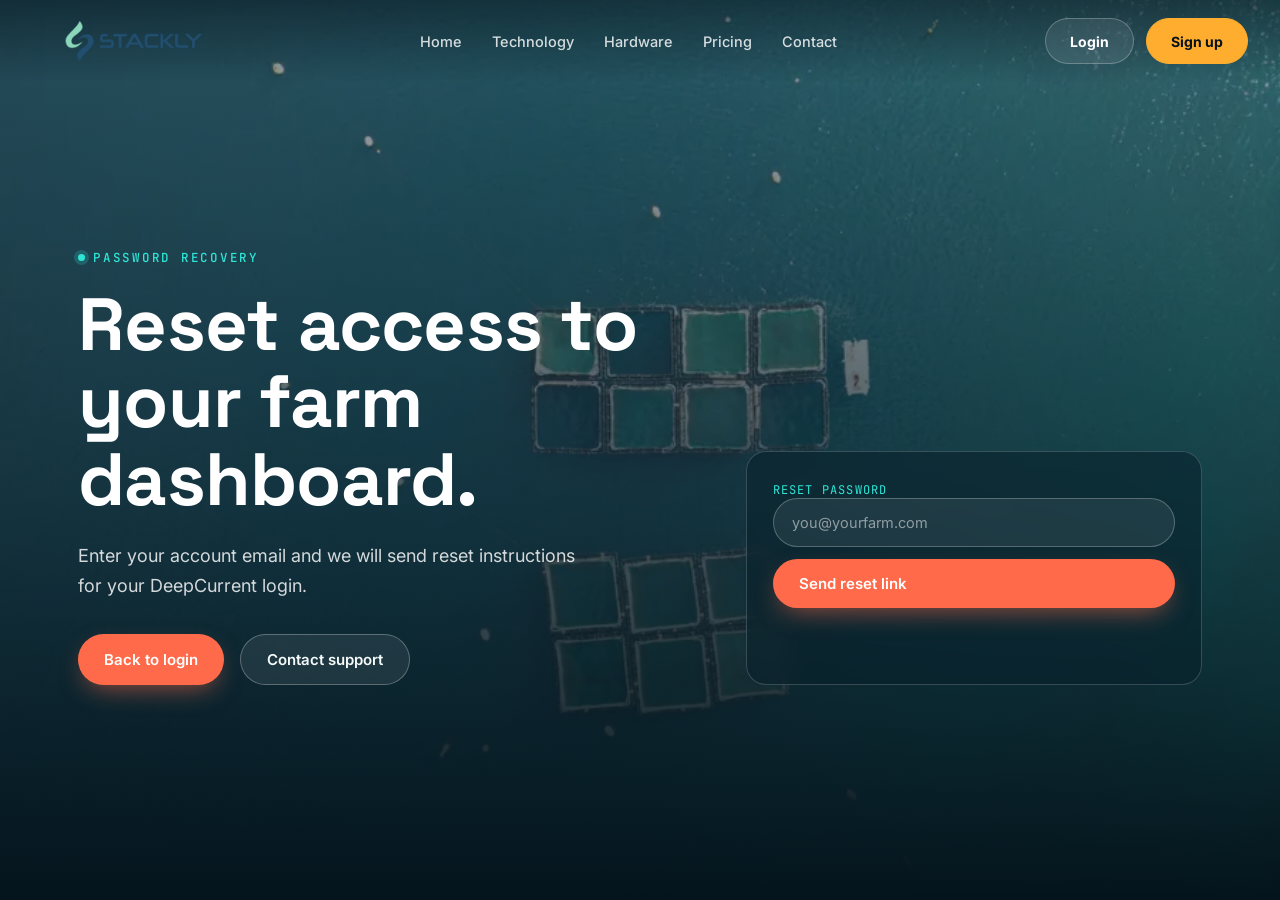
<file: forgot-password.html>
<!DOCTYPE html>
<html lang="en">
<head>
<meta charset="UTF-8">
<meta name="viewport" content="width=device-width, initial-scale=1.0">
<title>Forgot Password - DeepCurrent</title>
<link rel="preconnect" href="https://fonts.googleapis.com">
<link href="https://fonts.googleapis.com/css2?family=Space+Grotesk:wght@500;600;700&family=Inter:wght@400;500;600;700&family=JetBrains+Mono:wght@400;500;600&display=swap" rel="stylesheet">
<link rel="stylesheet" href="styles.css">
</head>
<body class="page-login">
<header id="site-header">
  <button class="site-menu-btn" type="button" aria-label="Toggle menu" aria-expanded="false"><span></span><span></span><span></span></button>
  <div class="logo"><img src="assets/image/pic1.webp" alt="Logo"></div>
  <nav>
    <ul>
      <li><a href="index.html">Home</a></li>
      <li><a href="technology.html">Technology</a></li>
      <li><a href="products.html">Hardware</a></li>
      <li><a href="pricing.html">Pricing</a></li>
      <li><a href="contact.html">Contact</a></li>
    </ul>
  </nav>
  <div class="header-actions">
    <a href="login.html" class="header-login">Login</a>
    <a href="signup.html" class="header-signup">Sign up</a>
  </div>
</header>
<section id="hero">
  <div class="bubbles" id="bubbles-hero"></div>
  <div class="wrap hero-grid">
    <div>
      <span class="eyebrow hero-eyebrow">Password recovery</span>
      <h1 class="hero-title">Reset access to your farm dashboard.</h1>
      <p class="hero-sub">Enter your account email and we will send reset instructions for your DeepCurrent login.</p>
      <div class="hero-cta">
        <a href="login.html" class="btn btn-primary">Back to login</a>
        <a href="contact.html" class="btn btn-ghost">Contact support</a>
      </div>
    </div>
    <div class="hero-card">
      <span class="mono">Reset password</span>
      <form class="cta-form auth-form" onsubmit="event.preventDefault(); this.querySelector('button').textContent='Reset link sent'; window.location.href='404.html';">
        <input type="email" placeholder="you@yourfarm.com" required>
        <button type="submit" class="btn btn-primary" style="width:100%;">Send reset link</button>
      </form>
    </div>
  </div>
</section>
<script src="scripts.js" defer></script>
</body>
</html>
</file>
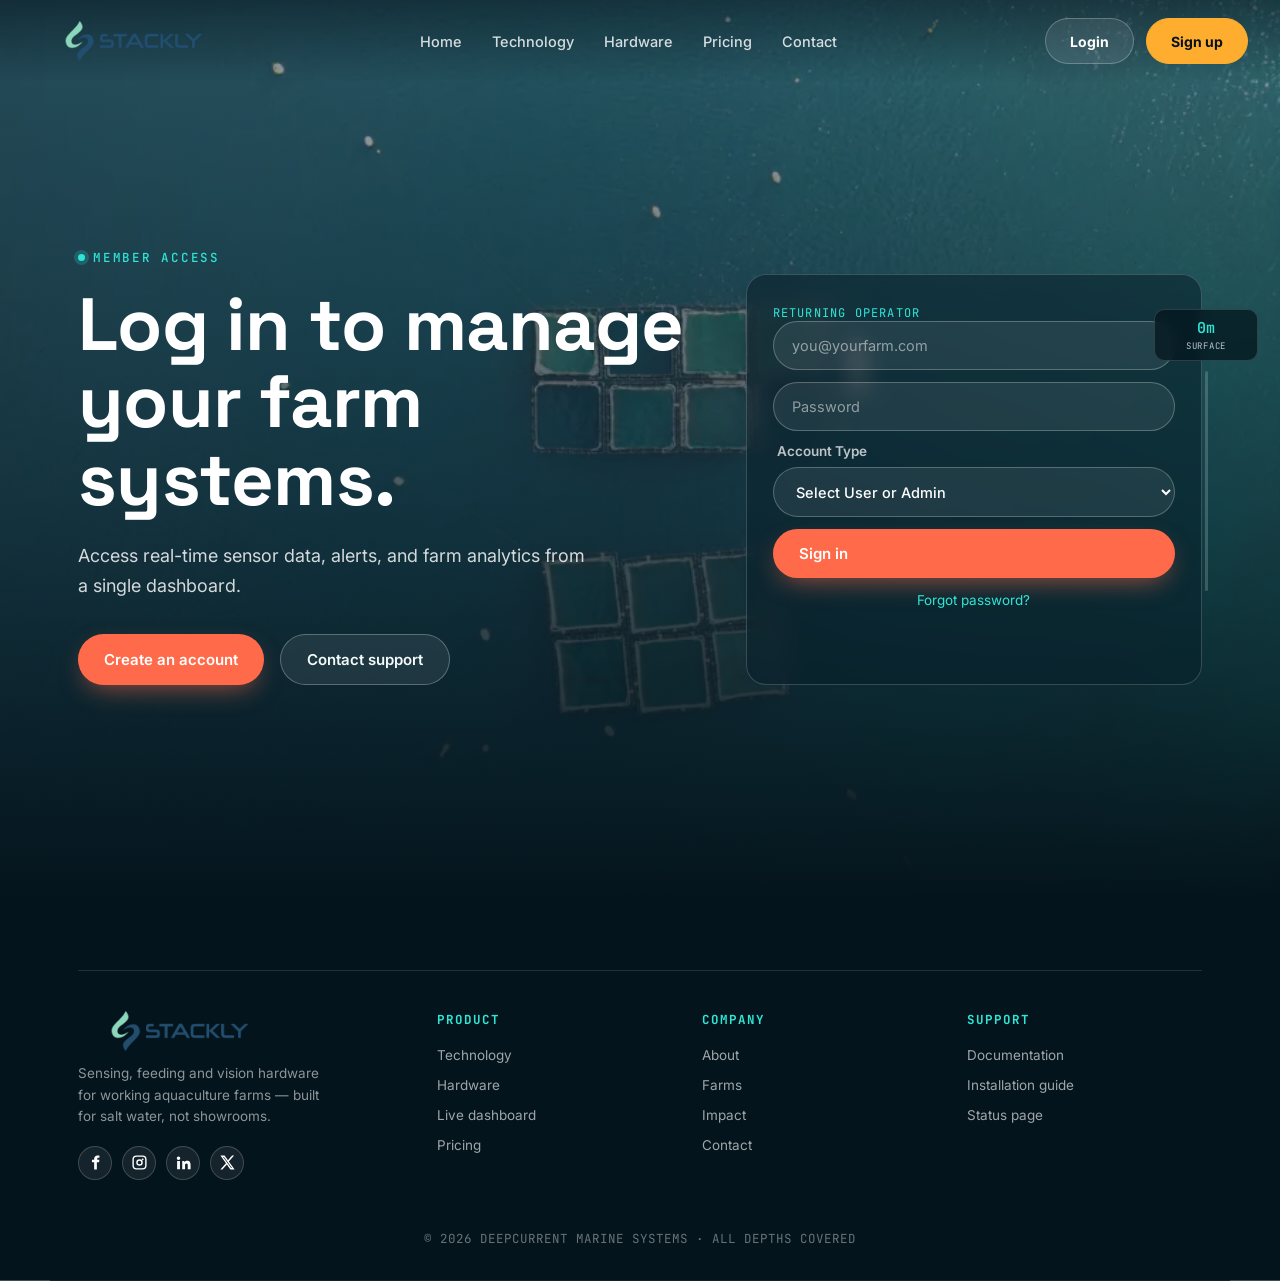
<file: login.html>
<!DOCTYPE html>
<html lang="en">
<head>
<meta charset="UTF-8">
<meta name="viewport" content="width=device-width, initial-scale=1.0">
<title>Login — DeepCurrent</title>
<link rel="preconnect" href="https://fonts.googleapis.com">
<link href="https://fonts.googleapis.com/css2?family=Space+Grotesk:wght@500;600;700&family=Inter:wght@400;500;600;700&family=JetBrains+Mono:wght@400;500;600&display=swap" rel="stylesheet">
<link rel="stylesheet" href="styles.css">
</head>
<body class="page-login">
<div id="depth-gauge">
  <div class="dg-readout"><span class="m" id="dg-meters">0m</span><span class="z" id="dg-zone">Surface</span></div>
  <div class="dg-track"><div class="dg-fill" id="dg-fill"></div></div>
</div>
<header id="site-header">
  <button class="site-menu-btn" type="button" aria-label="Toggle menu" aria-expanded="false"><span></span><span></span><span></span></button>
  <div class="logo"><img src="assets/image/pic1.webp" alt="Logo"></div>
  <nav>
    <ul>
      <li><a href="index.html">Home</a></li>
      <li><a href="technology.html">Technology</a></li>
      <li><a href="products.html">Hardware</a></li>
      <li><a href="pricing.html">Pricing</a></li>
      <li><a href="contact.html">Contact</a></li>
    </ul>
  </nav>
  <div class="header-actions">
    <a href="login.html" class="header-login">Login</a>
    <a href="signup.html" class="header-signup">Sign up</a>
  </div>
</header>
<section id="hero">
  <div class="bubbles" id="bubbles-hero"></div>
  <div class="wrap hero-grid">
    <div>
      <span class="eyebrow hero-eyebrow">Member access</span>
      <h1 class="hero-title">Log in to manage your farm systems.</h1>
      <p class="hero-sub">Access real-time sensor data, alerts, and farm analytics from a single dashboard.</p>
      <div class="hero-cta">
        <a href="signup.html" class="btn btn-primary">Create an account</a>
        <a href="contact.html" class="btn btn-ghost">Contact support</a>
      </div>
    </div>
    <div class="hero-card">
      <span class="mono">Returning operator</span>
      <form class="cta-form" onsubmit="event.preventDefault(); this.querySelector('button').textContent='Logging in…';">
        <input type="email" placeholder="you@yourfarm.com" required>
        <input type="password" placeholder="Password" required>
        <label class="account-type-field">
          <span>Account Type</span>
          <select name="accountRole" required>
            <option value="" selected disabled>Select User or Admin</option>
            <option value="User">User</option>
            <option value="Admin">Admin</option>
          </select>
        </label>
        <button type="submit" class="btn btn-primary" style="width:100%;">Sign in</button>
        <a class="auth-link" href="forgot-password.html">Forgot password?</a>
      </form>
    </div>
  </div>
</section>
  <div class="wrap">
      <footer>
        <div class="footer-brand">
          <div class="logo"><img src="assets/image/pic1.webp" alt="Logo"></div>
          <p>Sensing, feeding and vision hardware for working aquaculture farms — built for salt water, not showrooms.</p>
          <div class="social-links">
            <a href="404.html" aria-label="Facebook"><span class="social-icon social-facebook" aria-hidden="true"></span></a>
            <a href="404.html" aria-label="Instagram"><span class="social-icon social-instagram" aria-hidden="true"></span></a>
            <a href="404.html" aria-label="LinkedIn"><span class="social-icon social-linkedin" aria-hidden="true"></span></a>
            <a href="404.html" aria-label="X"><span class="social-icon social-x" aria-hidden="true"></span></a>
          </div>
        </div>
        <div><h5>Product</h5><ul><li><a href="technology.html">Technology</a></li><li><a href="products.html">Hardware</a></li><li><a href="technology.html">Live dashboard</a></li><li><a href="pricing.html">Pricing</a></li></ul></div>
        <div><h5>Company</h5><ul><li><a href="index.html">About</a></li><li><a href="pricing.html">Farms</a></li><li><a href="pricing.html">Impact</a></li><li><a href="contact.html">Contact</a></li></ul></div>
        <div><h5>Support</h5><ul><li><a href="404.html">Documentation</a></li><li><a href="404.html">Installation guide</a></li><li><a href="404.html">Status page</a></li></ul></div>
      </footer>
      <div class="foot-bottom mono">© 2026 DEEPCURRENT MARINE SYSTEMS · ALL DEPTHS COVERED</div>
    </div>
<script src="scripts.js" defer></script>
</body>
</html>
</file>
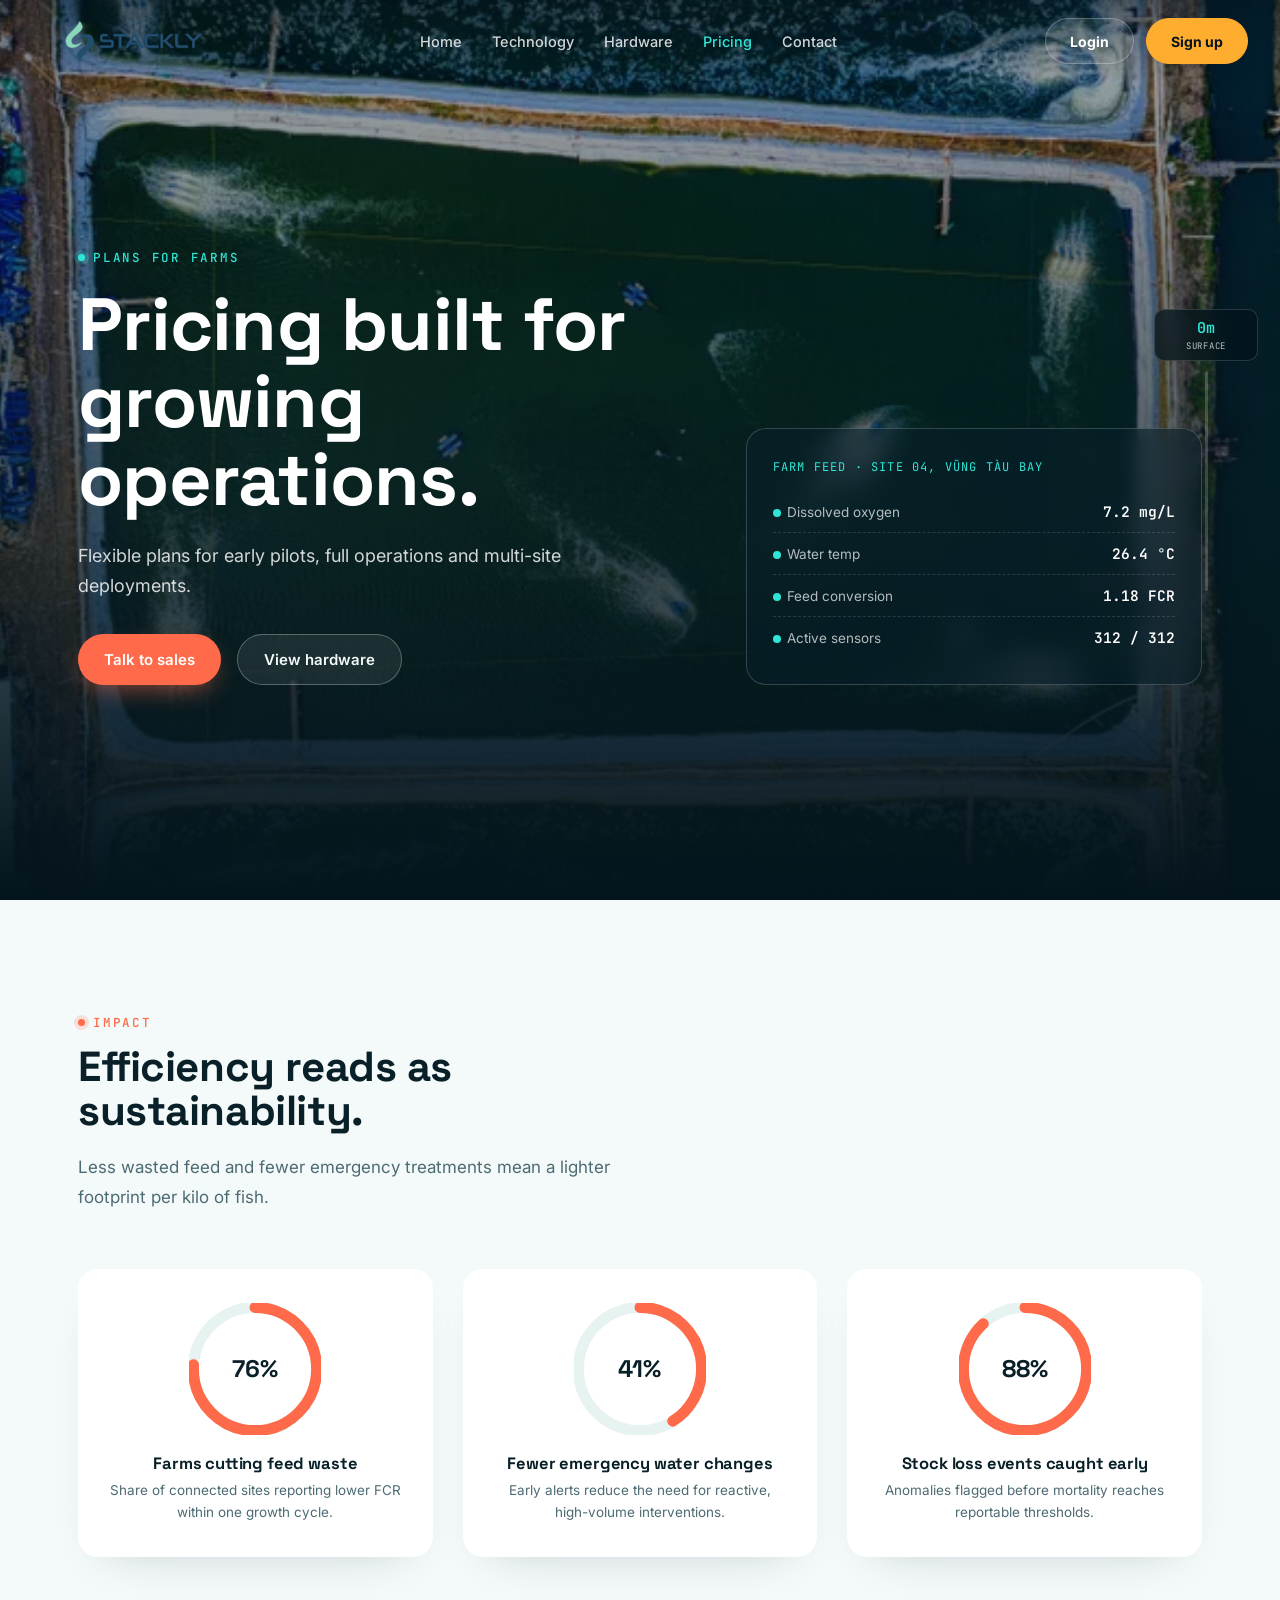
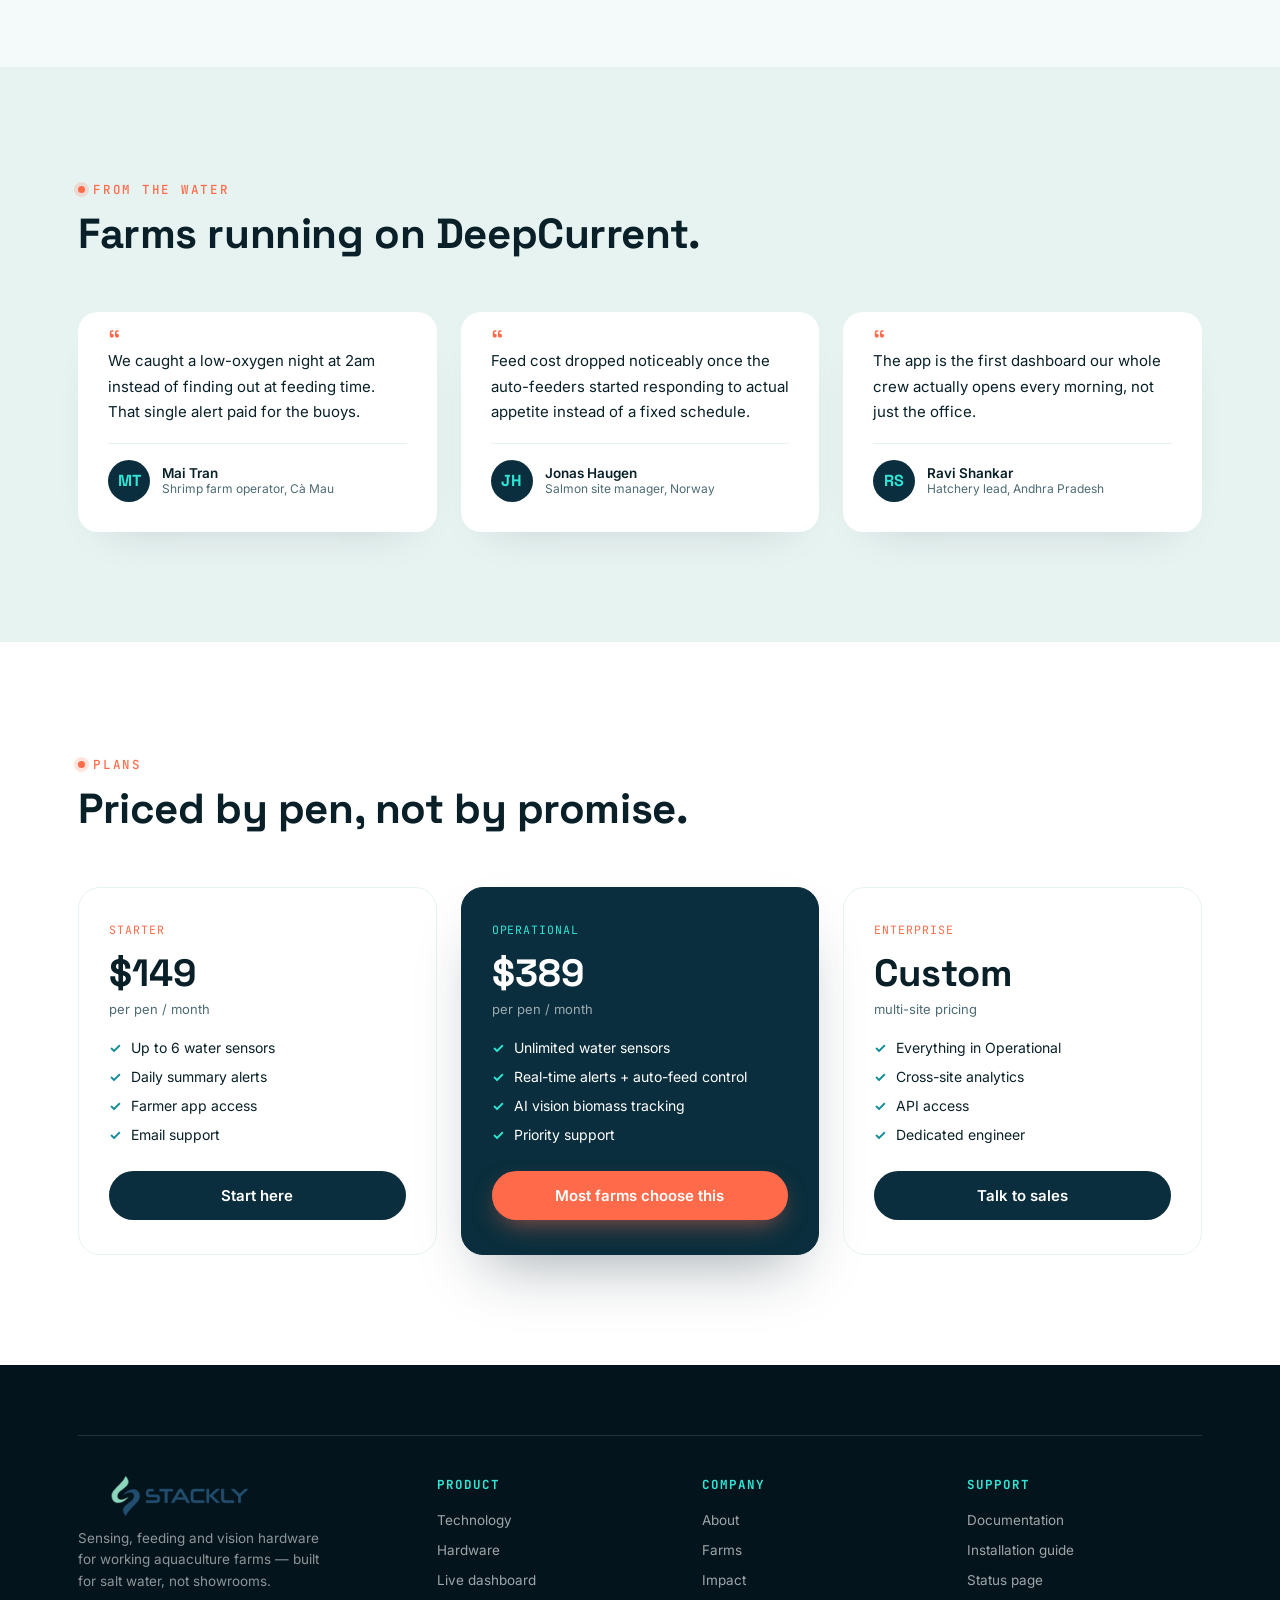
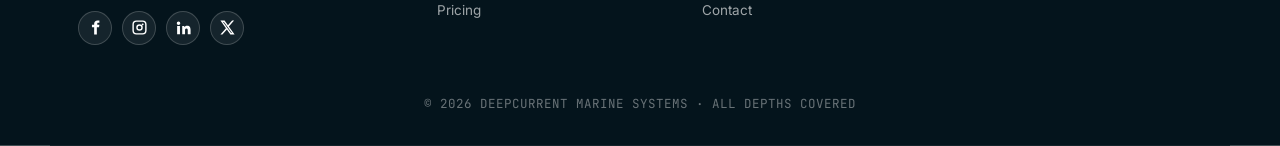
<file: pricing.html>
<!DOCTYPE html>
<html lang="en">
<head>
<meta charset="UTF-8">
<meta name="viewport" content="width=device-width, initial-scale=1.0">
<title>Pricing & Impact — DeepCurrent</title>
<link rel="preconnect" href="https://fonts.googleapis.com">
<link href="https://fonts.googleapis.com/css2?family=Space+Grotesk:wght@500;600;700&family=Inter:wght@400;500;600;700&family=JetBrains+Mono:wght@400;500;600&display=swap" rel="stylesheet">
<link rel="stylesheet" href="styles.css">
</head>
<body class="page-pricing">
<div id="depth-gauge">
  <div class="dg-readout"><span class="m" id="dg-meters">0m</span><span class="z" id="dg-zone">Surface</span></div>
  <div class="dg-track"><div class="dg-fill" id="dg-fill"></div></div>
</div>
<header id="site-header">
  <button class="site-menu-btn" type="button" aria-label="Toggle menu" aria-expanded="false"><span></span><span></span><span></span></button>
  <a class="logo" href="index.html" aria-label="Go to home page"><img src="assets/image/pic1.webp" alt="Logo"></a>
  <nav>
    <ul>
      <li><a href="index.html">Home</a></li>
      <li><a href="technology.html">Technology</a></li>
      <li><a href="products.html">Hardware</a></li>
      <li><a href="pricing.html" class="active" aria-current="page">Pricing</a></li>
      <li><a href="contact.html">Contact</a></li>
      <li class="mobile-auth-link"><a href="login.html">Login</a></li>
      <li class="mobile-auth-link"><a href="signup.html">Sign up</a></li>
    </ul>
  </nav>
  <div class="header-actions">
    <a href="login.html" class="header-login">Login</a>
    <a href="signup.html" class="header-signup">Sign up</a>
  </div>
</header>
<section id="hero">
  <div class="bubbles" id="bubbles-hero"></div>
  <div class="wrap hero-grid">
    <div>
      <span class="eyebrow hero-eyebrow">Plans for farms</span>
      <h1 class="hero-title">Pricing built for growing operations.</h1>
      <p class="hero-sub">Flexible plans for early pilots, full operations and multi-site deployments.</p>
      <div class="hero-cta">
        <a href="contact.html" class="btn btn-primary">Talk to sales</a>
        <a href="products.html" class="btn btn-ghost">View hardware</a>
      </div>
    </div>
    <div class="hero-card">
      <span class="mono">Farm feed · Site 04, Vũng Tàu bay</span>
      <div style="margin-top:16px;">
        <div class="live-row"><span class="lbl"><span class="pulse-dot"></span>Dissolved oxygen</span><span class="val">7.2 mg/L</span></div>
        <div class="live-row"><span class="lbl"><span class="pulse-dot"></span>Water temp</span><span class="val">26.4 °C</span></div>
        <div class="live-row"><span class="lbl"><span class="pulse-dot"></span>Feed conversion</span><span class="val">1.18 FCR</span></div>
        <div class="live-row"><span class="lbl"><span class="pulse-dot"></span>Active sensors</span><span class="val">312 / 312</span></div>
      </div>
    </div>
  </div>
</section>
<section id="impact">
  <div class="wrap">
    <div class="tech-head reveal">
      <span class="eyebrow section-tag">Impact</span>
      <h2>Efficiency reads as sustainability.</h2>
      <p class="lead">Less wasted feed and fewer emergency treatments mean a lighter footprint per kilo of fish.</p>
    </div>
    <div class="impact-grid">
      <div class="impact-card reveal r1">
        <div class="ring-wrap"><svg viewBox="0 0 120 120"><circle class="ring-track" cx="60" cy="60" r="56"/><circle class="ring-fill" data-pct="76" cx="60" cy="60" r="56"/></svg><div class="ring-text">76%</div></div>
        <h4>Farms cutting feed waste</h4><p>Share of connected sites reporting lower FCR within one growth cycle.</p>
      </div>
      <div class="impact-card reveal r2">
        <div class="ring-wrap"><svg viewBox="0 0 120 120"><circle class="ring-track" cx="60" cy="60" r="56"/><circle class="ring-fill" data-pct="41" cx="60" cy="60" r="56"/></svg><div class="ring-text">41%</div></div>
        <h4>Fewer emergency water changes</h4><p>Early alerts reduce the need for reactive, high-volume interventions.</p>
      </div>
      <div class="impact-card reveal r3">
        <div class="ring-wrap"><svg viewBox="0 0 120 120"><circle class="ring-track" cx="60" cy="60" r="56"/><circle class="ring-fill" data-pct="88" cx="60" cy="60" r="56"/></svg><div class="ring-text">88%</div></div>
        <h4>Stock loss events caught early</h4><p>Anomalies flagged before mortality reaches reportable thresholds.</p>
      </div>
    </div>
  </div>
</section>
<section id="cases">
  <div class="wrap">
    <div class="tech-head reveal">
      <span class="eyebrow section-tag">From the water</span>
      <h2>Farms running on DeepCurrent.</h2>
    </div>
    <div class="case-grid">
      <div class="case-card reveal r1">
        <p class="case-quote">We caught a low-oxygen night at 2am instead of finding out at feeding time. That single alert paid for the buoys.</p>
        <div class="case-foot"><div class="case-avatar">MT</div><div><div class="case-name">Mai Tran</div><div class="case-role">Shrimp farm operator, Cà Mau</div></div></div>
      </div>
      <div class="case-card reveal r2">
        <p class="case-quote">Feed cost dropped noticeably once the auto-feeders started responding to actual appetite instead of a fixed schedule.</p>
        <div class="case-foot"><div class="case-avatar">JH</div><div><div class="case-name">Jonas Haugen</div><div class="case-role">Salmon site manager, Norway</div></div></div>
      </div>
      <div class="case-card reveal r3">
        <p class="case-quote">The app is the first dashboard our whole crew actually opens every morning, not just the office.</p>
        <div class="case-foot"><div class="case-avatar">RS</div><div><div class="case-name">Ravi Shankar</div><div class="case-role">Hatchery lead, Andhra Pradesh</div></div></div>
      </div>
    </div>
  </div>
</section>
<section id="pricing">
  <div class="wrap">
    <div class="tech-head reveal">
      <span class="eyebrow section-tag">Plans</span>
      <h2>Priced by pen, not by promise.</h2>
    </div>
    <div class="price-grid">
      <div class="price-card reveal r1">
        <span class="price-tag">Starter</span>
        <div class="price-num">$149</div><div class="price-unit">per pen / month</div>
        <ul class="price-feats"><li>Up to 6 water sensors</li><li>Daily summary alerts</li><li>Farmer app access</li><li>Email support</li></ul>
        <a href="contact.html" class="btn btn-dark" style="width:100%;justify-content:center;">Start here</a>
      </div>
      <div class="price-card featured reveal r2">
        <span class="price-tag">Operational</span>
        <div class="price-num">$389</div><div class="price-unit">per pen / month</div>
        <ul class="price-feats"><li>Unlimited water sensors</li><li>Real-time alerts + auto-feed control</li><li>AI vision biomass tracking</li><li>Priority support</li></ul>
        <a href="contact.html" class="btn btn-primary" style="width:100%;justify-content:center;">Most farms choose this</a>
      </div>
      <div class="price-card reveal r3">
        <span class="price-tag">Enterprise</span>
        <div class="price-num">Custom</div><div class="price-unit">multi-site pricing</div>
        <ul class="price-feats"><li>Everything in Operational</li><li>Cross-site analytics</li><li>API access</li><li>Dedicated engineer</li></ul>
        <a href="contact.html" class="btn btn-dark" style="width:100%;justify-content:center;">Talk to sales</a>
      </div>
    </div>
  </div>
</section>
  <div class="wrap">
      <footer>
        <div class="footer-brand">
          <a class="logo" href="index.html" aria-label="Go to home page"><img src="assets/image/pic1.webp" alt="Logo"></a>
          <p>Sensing, feeding and vision hardware for working aquaculture farms — built for salt water, not showrooms.</p>
          <div class="social-links">
            <a href="404.html" aria-label="Facebook"><span class="social-icon social-facebook" aria-hidden="true"></span></a>
            <a href="404.html" aria-label="Instagram"><span class="social-icon social-instagram" aria-hidden="true"></span></a>
            <a href="404.html" aria-label="LinkedIn"><span class="social-icon social-linkedin" aria-hidden="true"></span></a>
            <a href="404.html" aria-label="X"><span class="social-icon social-x" aria-hidden="true"></span></a>
          </div>
        </div>
        <div><h5>Product</h5><ul><li><a href="technology.html">Technology</a></li><li><a href="products.html">Hardware</a></li><li><a href="technology.html">Live dashboard</a></li><li><a href="pricing.html">Pricing</a></li></ul></div>
        <div><h5>Company</h5><ul><li><a href="index.html#about">About</a></li><li><a href="pricing.html">Farms</a></li><li><a href="index.html#impact">Impact</a></li><li><a href="contact.html">Contact</a></li></ul></div>
        <div><h5>Support</h5><ul><li><a href="404.html">Documentation</a></li><li><a href="404.html">Installation guide</a></li><li><a href="404.html">Status page</a></li></ul></div>
      </footer>
      <div class="foot-bottom mono">© 2026 DEEPCURRENT MARINE SYSTEMS · ALL DEPTHS COVERED</div>
    </div>
<script src="scripts.js" defer></script>
</body>
</html>
</file>
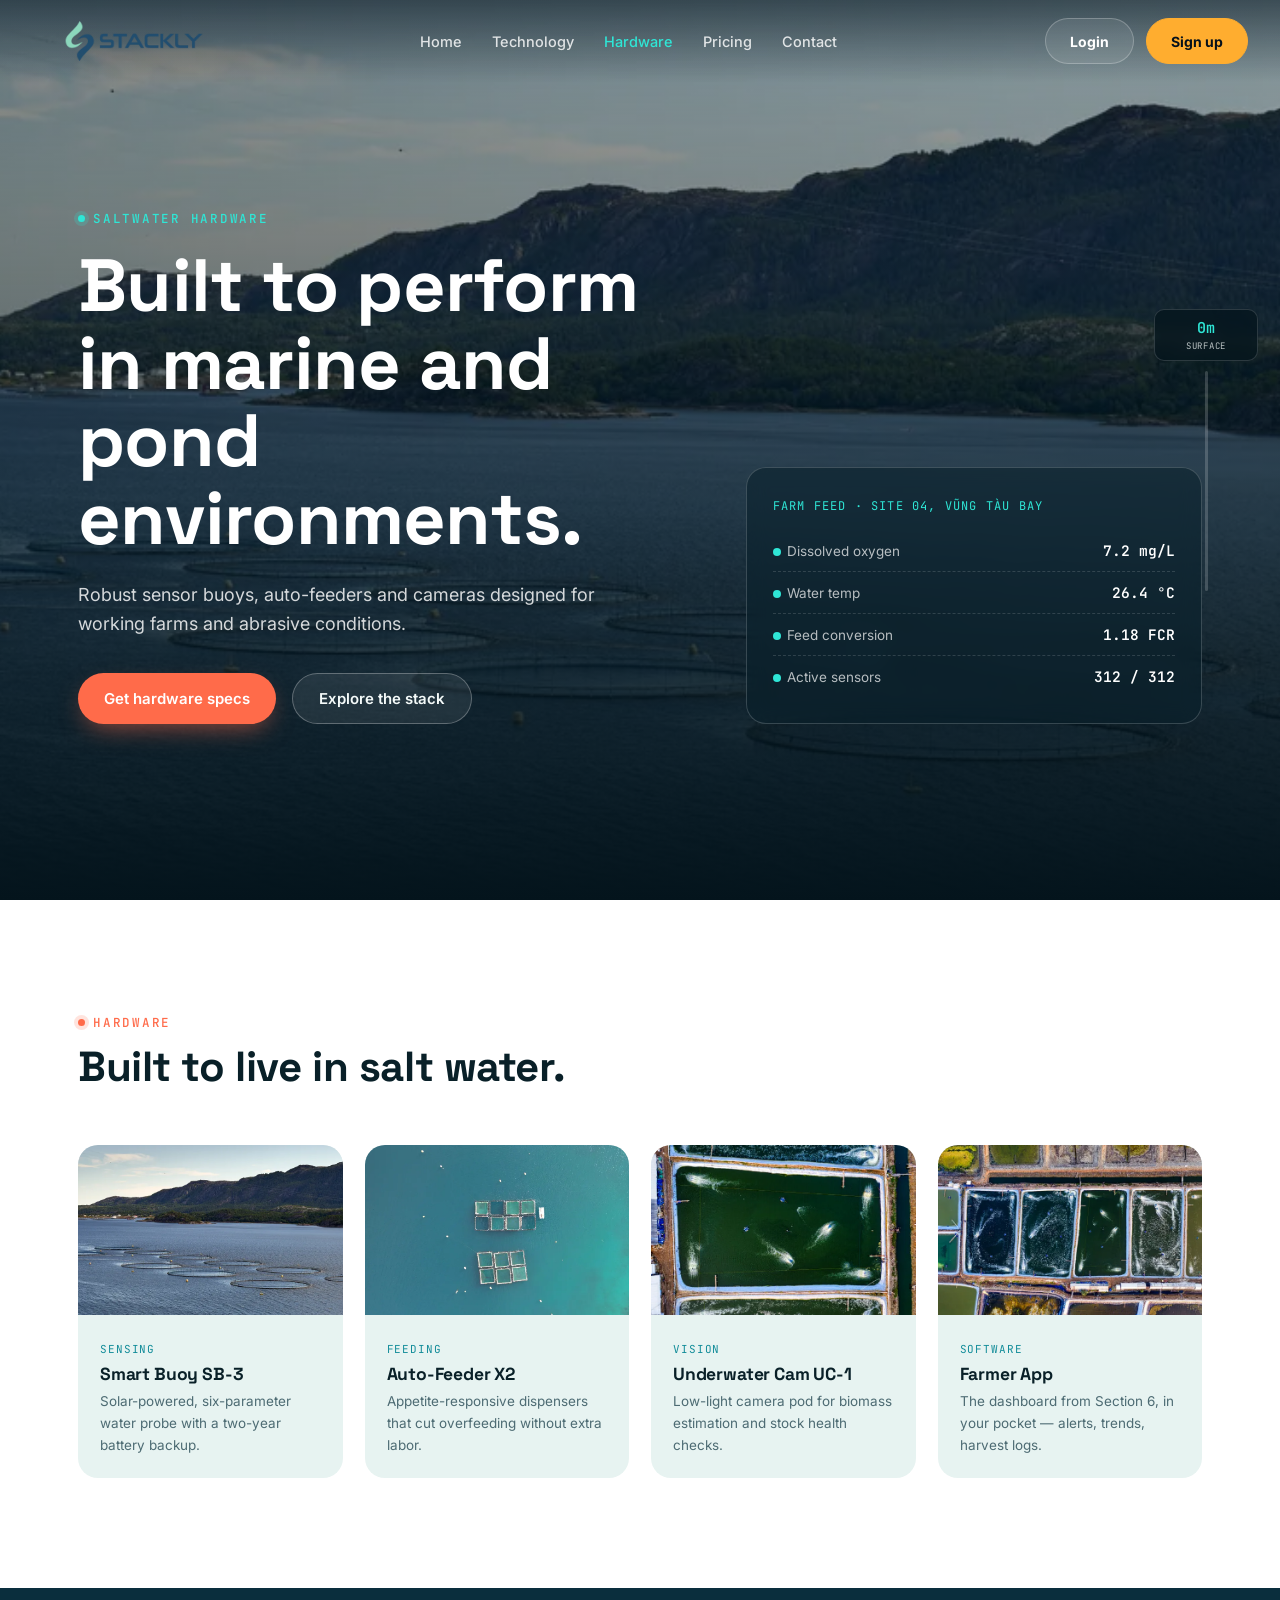
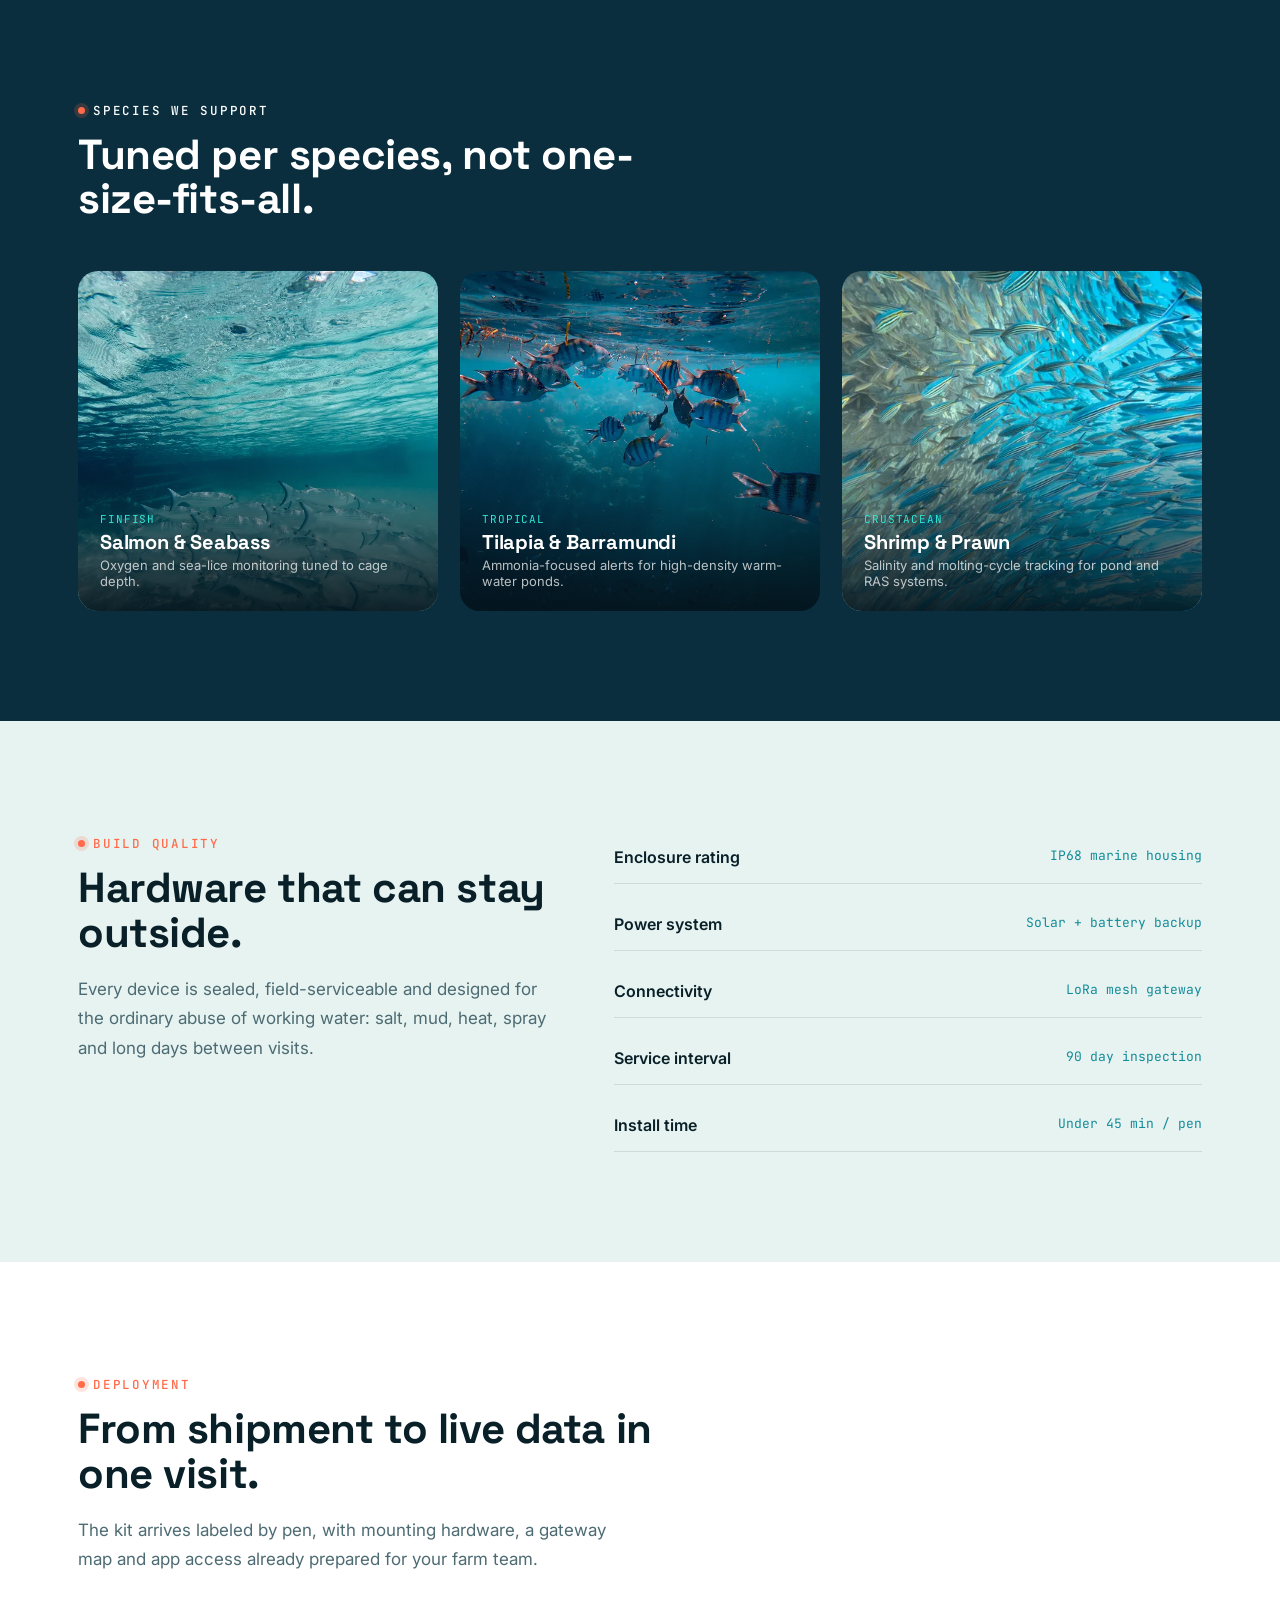
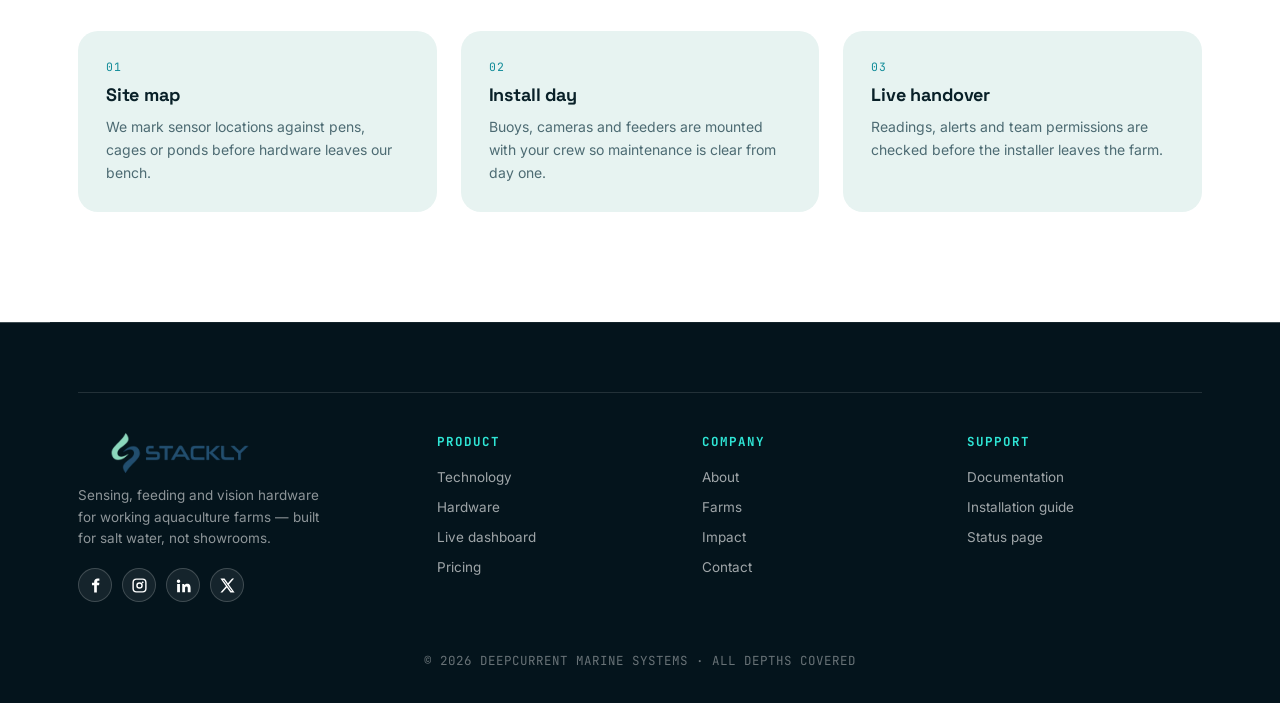
<file: products.html>
<!DOCTYPE html>
<html lang="en">
<head>
<meta charset="UTF-8">
<meta name="viewport" content="width=device-width, initial-scale=1.0">
<title>Hardware — DeepCurrent</title>
<link rel="preconnect" href="https://fonts.googleapis.com">
<link href="https://fonts.googleapis.com/css2?family=Space+Grotesk:wght@500;600;700&family=Inter:wght@400;500;600;700&family=JetBrains+Mono:wght@400;500;600&display=swap" rel="stylesheet">
<link rel="stylesheet" href="styles.css">
</head>
<body class="page-products">
<div id="depth-gauge">
  <div class="dg-readout"><span class="m" id="dg-meters">0m</span><span class="z" id="dg-zone">Surface</span></div>
  <div class="dg-track"><div class="dg-fill" id="dg-fill"></div></div>
</div>
<header id="site-header">
  <button class="site-menu-btn" type="button" aria-label="Toggle menu" aria-expanded="false"><span></span><span></span><span></span></button>
  <a class="logo" href="index.html" aria-label="Go to home page"><img src="assets/image/pic1.webp" alt="Logo"></a>
  <nav>
    <ul>
      <li><a href="index.html">Home</a></li>
      <li><a href="technology.html">Technology</a></li>
      <li><a href="products.html" class="active" aria-current="page">Hardware</a></li>
      <li><a href="pricing.html">Pricing</a></li>
      <li><a href="contact.html">Contact</a></li>
      <li class="mobile-auth-link"><a href="login.html">Login</a></li>
      <li class="mobile-auth-link"><a href="signup.html">Sign up</a></li>
    </ul>
  </nav>
  <div class="header-actions">
    <a href="login.html" class="header-login">Login</a>
    <a href="signup.html" class="header-signup">Sign up</a>
  </div>
</header>
<section id="hero">
  <div class="bubbles" id="bubbles-hero"></div>
  <div class="wrap hero-grid">
    <div>
      <span class="eyebrow hero-eyebrow">Saltwater hardware</span>
      <h1 class="hero-title">Built to perform in marine and pond environments.</h1>
      <p class="hero-sub">Robust sensor buoys, auto-feeders and cameras designed for working farms and abrasive conditions.</p>
      <div class="hero-cta">
        <a href="contact.html" class="btn btn-primary">Get hardware specs</a>
        <a href="technology.html" class="btn btn-ghost">Explore the stack</a>
      </div>
    </div>
    <div class="hero-card">
      <span class="mono">Farm feed · Site 04, Vũng Tàu bay</span>
      <div style="margin-top:16px;">
        <div class="live-row"><span class="lbl"><span class="pulse-dot"></span>Dissolved oxygen</span><span class="val">7.2 mg/L</span></div>
        <div class="live-row"><span class="lbl"><span class="pulse-dot"></span>Water temp</span><span class="val">26.4 °C</span></div>
        <div class="live-row"><span class="lbl"><span class="pulse-dot"></span>Feed conversion</span><span class="val">1.18 FCR</span></div>
        <div class="live-row"><span class="lbl"><span class="pulse-dot"></span>Active sensors</span><span class="val">312 / 312</span></div>
      </div>
    </div>
  </div>
</section>
<section id="products">
  <div class="wrap">
    <div class="tech-head reveal">
      <span class="eyebrow section-tag">Hardware</span>
      <h2>Built to live in salt water.</h2>
    </div>
    <div class="prod-grid">
      <div class="prod-card reveal r1">
        <div class="prod-media"><img src="assets/image/hero-products.webp" alt="Aerial view of marine fish farm pens"></div>
        <div class="prod-body"><span class="tag">Sensing</span><h4>Smart Buoy SB-3</h4><p>Solar-powered, six-parameter water probe with a two-year battery backup.</p></div>
      </div>
      <div class="prod-card reveal r2">
        <div class="prod-media"><img src="assets/image/hero-login.webp" alt="Aerial shot of aquaculture farm in blue water"></div>
        <div class="prod-body"><span class="tag">Feeding</span><h4>Auto-Feeder X2</h4><p>Appetite-responsive dispensers that cut overfeeding without extra labor.</p></div>
      </div>
      <div class="prod-card reveal r3">
        <div class="prod-media"><img src="assets/image/hero-pricing.webp" alt="Ponds with fish on a farm"></div>
        <div class="prod-body"><span class="tag">Vision</span><h4>Underwater Cam UC-1</h4><p>Low-light camera pod for biomass estimation and stock health checks.</p></div>
      </div>
      <div class="prod-card reveal r4">
        <div class="prod-media"><img src="assets/image/hero-contact.webp" alt="Top view of fish ponds"></div>
        <div class="prod-body"><span class="tag">Software</span><h4>Farmer App</h4><p>The dashboard from Section 6, in your pocket — alerts, trends, harvest logs.</p></div>
      </div>
    </div>
  </div>
</section>
<section id="species">
  <div class="bubbles" id="bubbles-species"></div>
  <div class="wrap">
    <div class="species-head reveal">
      <span class="eyebrow">Species we support</span>
      <h2 style="color:#fff;">Tuned per species, not one-size-fits-all.</h2>
    </div>
    <div class="species-grid">
      <div class="species-card reveal r1">
        <img src="assets/image/hero-technology.webp" alt="School of fish underwater">
        <div class="species-overlay"><span class="mono">Finfish</span><h4>Salmon & Seabass</h4><p>Oxygen and sea-lice monitoring tuned to cage depth.</p></div>
      </div>
      <div class="species-card reveal r2">
        <img src="assets/image/hero-404.webp" alt="Vibrant school of tropical fish">
        <div class="species-overlay"><span class="mono">Tropical</span><h4>Tilapia & Barramundi</h4><p>Ammonia-focused alerts for high-density warm-water ponds.</p></div>
      </div>
      <div class="species-card reveal r3">
        <img src="assets/image/hero-signup.webp" alt="Vibrant school of fish swimming in clear water">
        <div class="species-overlay"><span class="mono">Crustacean</span><h4>Shrimp & Prawn</h4><p>Salinity and molting-cycle tracking for pond and RAS systems.</p></div>
      </div>
    </div>
  </div>
</section>
<section id="hardware-detail">
  <div class="wrap split-grid">
    <div class="reveal">
      <span class="eyebrow section-tag">Build quality</span>
      <h2>Hardware that can stay outside.</h2>
      <p class="lead">Every device is sealed, field-serviceable and designed for the ordinary abuse of working water: salt, mud, heat, spray and long days between visits.</p>
    </div>
    <div class="spec-list reveal r2">
      <div class="spec-row"><span>Enclosure rating</span><span>IP68 marine housing</span></div>
      <div class="spec-row"><span>Power system</span><span>Solar + battery backup</span></div>
      <div class="spec-row"><span>Connectivity</span><span>LoRa mesh gateway</span></div>
      <div class="spec-row"><span>Service interval</span><span>90 day inspection</span></div>
      <div class="spec-row"><span>Install time</span><span>Under 45 min / pen</span></div>
    </div>
  </div>
</section>
<section id="deployment">
  <div class="wrap">
    <div class="tech-head reveal">
      <span class="eyebrow section-tag">Deployment</span>
      <h2>From shipment to live data in one visit.</h2>
      <p class="lead">The kit arrives labeled by pen, with mounting hardware, a gateway map and app access already prepared for your farm team.</p>
    </div>
    <div class="info-grid">
      <div class="info-card reveal r1"><span class="mono">01</span><h4>Site map</h4><p>We mark sensor locations against pens, cages or ponds before hardware leaves our bench.</p></div>
      <div class="info-card reveal r2"><span class="mono">02</span><h4>Install day</h4><p>Buoys, cameras and feeders are mounted with your crew so maintenance is clear from day one.</p></div>
      <div class="info-card reveal r3"><span class="mono">03</span><h4>Live handover</h4><p>Readings, alerts and team permissions are checked before the installer leaves the farm.</p></div>
    </div>
  </div>
</section>
  <div class="wrap">
      <footer>
        <div class="footer-brand">
          <a class="logo" href="index.html" aria-label="Go to home page"><img src="assets/image/pic1.webp" alt="Logo"></a>
          <p>Sensing, feeding and vision hardware for working aquaculture farms — built for salt water, not showrooms.</p>
          <div class="social-links">
            <a href="404.html" aria-label="Facebook"><span class="social-icon social-facebook" aria-hidden="true"></span></a>
            <a href="404.html" aria-label="Instagram"><span class="social-icon social-instagram" aria-hidden="true"></span></a>
            <a href="404.html" aria-label="LinkedIn"><span class="social-icon social-linkedin" aria-hidden="true"></span></a>
            <a href="404.html" aria-label="X"><span class="social-icon social-x" aria-hidden="true"></span></a>
          </div>
        </div>
        <div><h5>Product</h5><ul><li><a href="technology.html">Technology</a></li><li><a href="products.html">Hardware</a></li><li><a href="technology.html">Live dashboard</a></li><li><a href="pricing.html">Pricing</a></li></ul></div>
        <div><h5>Company</h5><ul><li><a href="index.html#about">About</a></li><li><a href="pricing.html">Farms</a></li><li><a href="index.html#impact">Impact</a></li><li><a href="contact.html">Contact</a></li></ul></div>
        <div><h5>Support</h5><ul><li><a href="404.html">Documentation</a></li><li><a href="404.html">Installation guide</a></li><li><a href="404.html">Status page</a></li></ul></div>
      </footer>
      <div class="foot-bottom mono">© 2026 DEEPCURRENT MARINE SYSTEMS · ALL DEPTHS COVERED</div>
    </div>
<script src="scripts.js" defer></script>
</body>
</html>
</file>
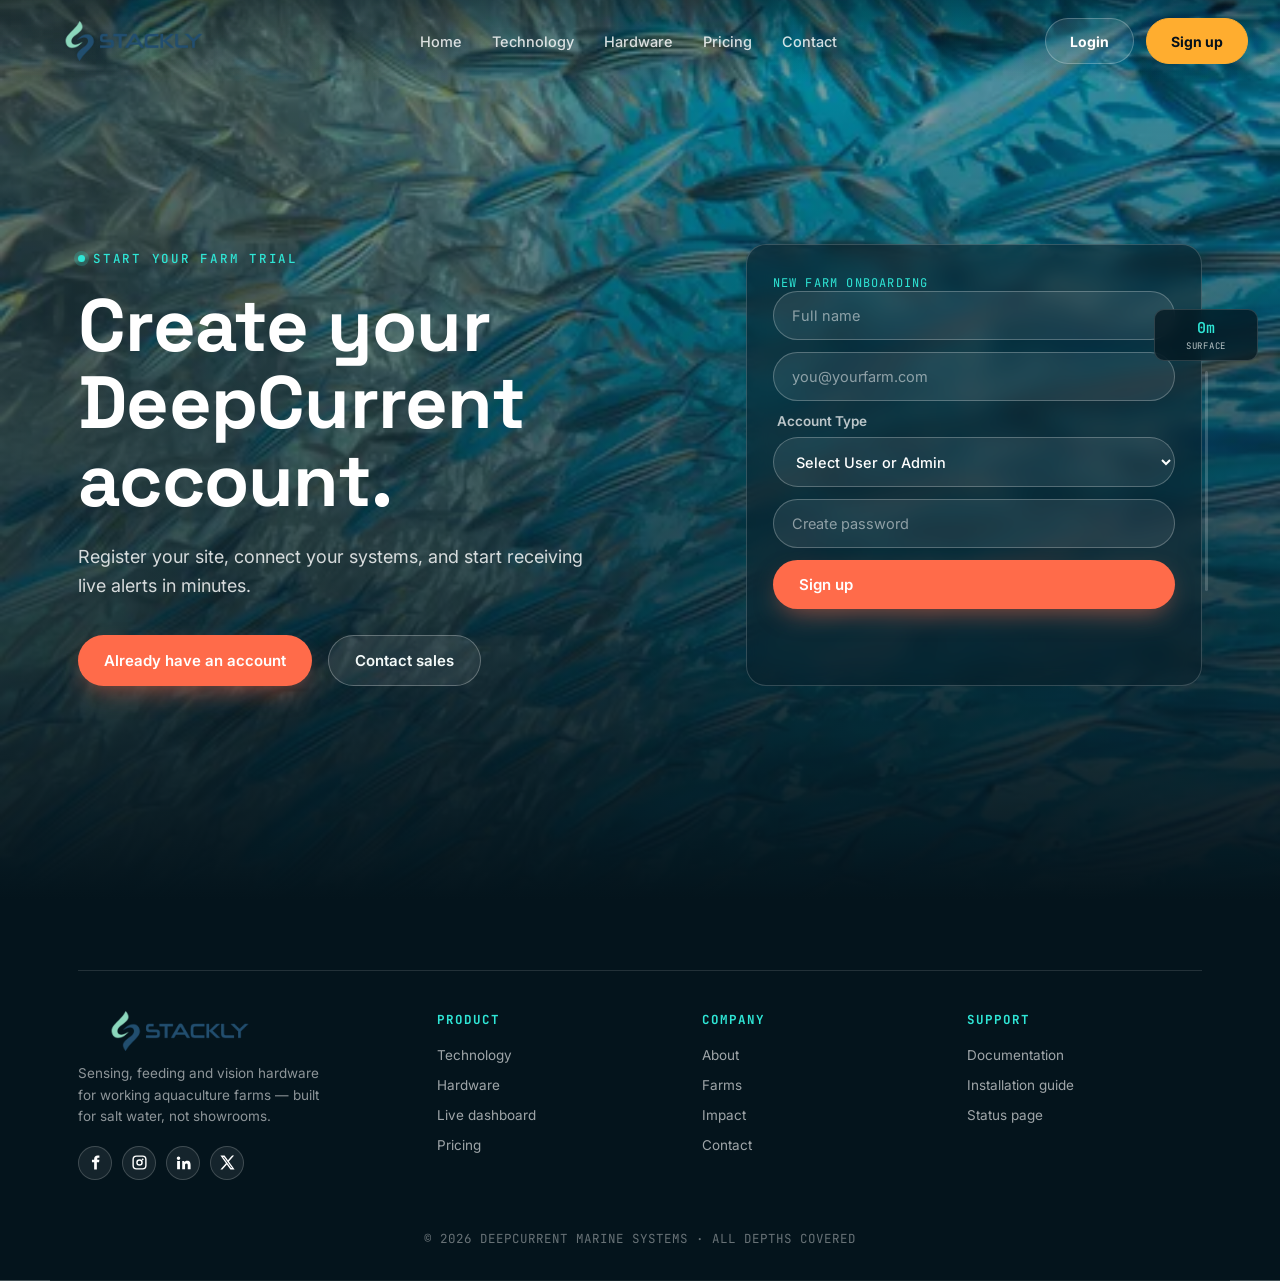
<file: signup.html>
<!DOCTYPE html>
<html lang="en">
<head>
<meta charset="UTF-8">
<meta name="viewport" content="width=device-width, initial-scale=1.0">
<title>Sign Up — DeepCurrent</title>
<link rel="preconnect" href="https://fonts.googleapis.com">
<link href="https://fonts.googleapis.com/css2?family=Space+Grotesk:wght@500;600;700&family=Inter:wght@400;500;600;700&family=JetBrains+Mono:wght@400;500;600&display=swap" rel="stylesheet">
<link rel="stylesheet" href="styles.css">
</head>
<body class="page-signup">
<div id="depth-gauge">
  <div class="dg-readout"><span class="m" id="dg-meters">0m</span><span class="z" id="dg-zone">Surface</span></div>
  <div class="dg-track"><div class="dg-fill" id="dg-fill"></div></div>
</div>
<header id="site-header">
  <button class="site-menu-btn" type="button" aria-label="Toggle menu" aria-expanded="false"><span></span><span></span><span></span></button>
  <div class="logo"><img src="assets/image/pic1.webp" alt="Logo"></div>
  <nav>
    <ul>
      <li><a href="index.html">Home</a></li>
      <li><a href="technology.html">Technology</a></li>
      <li><a href="products.html">Hardware</a></li>
      <li><a href="pricing.html">Pricing</a></li>
      <li><a href="contact.html">Contact</a></li>
    </ul>
  </nav>
  <div class="header-actions">
    <a href="login.html" class="header-login">Login</a>
    <a href="signup.html" class="header-signup">Sign up</a>
  </div>
</header>
<section id="hero">
  <div class="bubbles" id="bubbles-hero"></div>
  <div class="wrap hero-grid">
    <div>
      <span class="eyebrow hero-eyebrow">Start your farm trial</span>
      <h1 class="hero-title">Create your DeepCurrent account.</h1>
      <p class="hero-sub">Register your site, connect your systems, and start receiving live alerts in minutes.</p>
      <div class="hero-cta">
        <a href="login.html" class="btn btn-primary">Already have an account</a>
        <a href="contact.html" class="btn btn-ghost">Contact sales</a>
      </div>
    </div>
    <div class="hero-card">
      <span class="mono">New farm onboarding</span>
      <form class="cta-form" onsubmit="event.preventDefault(); this.querySelector('button').textContent='Creating account…';">
        <input type="text" placeholder="Full name" required>
        <input type="email" placeholder="you@yourfarm.com" required>
        <label class="account-type-field">
          <span>Account Type</span>
          <select name="accountRole" required>
            <option value="" selected disabled>Select User or Admin</option>
            <option value="User">User</option>
            <option value="Admin">Admin</option>
          </select>
        </label>
        <input type="password" placeholder="Create password" required>
        <button type="submit" class="btn btn-primary" style="width:100%;">Sign up</button>
      </form>
    </div>
  </div>
</section>
  <div class="wrap">
      <footer>
        <div class="footer-brand">
          <div class="logo"><img src="assets/image/pic1.webp" alt="Logo"></div>
          <p>Sensing, feeding and vision hardware for working aquaculture farms — built for salt water, not showrooms.</p>
          <div class="social-links">
            <a href="404.html" aria-label="Facebook"><span class="social-icon social-facebook" aria-hidden="true"></span></a>
            <a href="404.html" aria-label="Instagram"><span class="social-icon social-instagram" aria-hidden="true"></span></a>
            <a href="404.html" aria-label="LinkedIn"><span class="social-icon social-linkedin" aria-hidden="true"></span></a>
            <a href="404.html" aria-label="X"><span class="social-icon social-x" aria-hidden="true"></span></a>
          </div>
        </div>
        <div><h5>Product</h5><ul><li><a href="technology.html">Technology</a></li><li><a href="products.html">Hardware</a></li><li><a href="technology.html">Live dashboard</a></li><li><a href="pricing.html">Pricing</a></li></ul></div>
        <div><h5>Company</h5><ul><li><a href="index.html">About</a></li><li><a href="pricing.html">Farms</a></li><li><a href="pricing.html">Impact</a></li><li><a href="contact.html">Contact</a></li></ul></div>
        <div><h5>Support</h5><ul><li><a href="404.html">Documentation</a></li><li><a href="404.html">Installation guide</a></li><li><a href="404.html">Status page</a></li></ul></div>
      </footer>
      <div class="foot-bottom mono">© 2026 DEEPCURRENT MARINE SYSTEMS · ALL DEPTHS COVERED</div>
    </div>
<script src="scripts.js" defer></script>
</body>
</html>
</file>
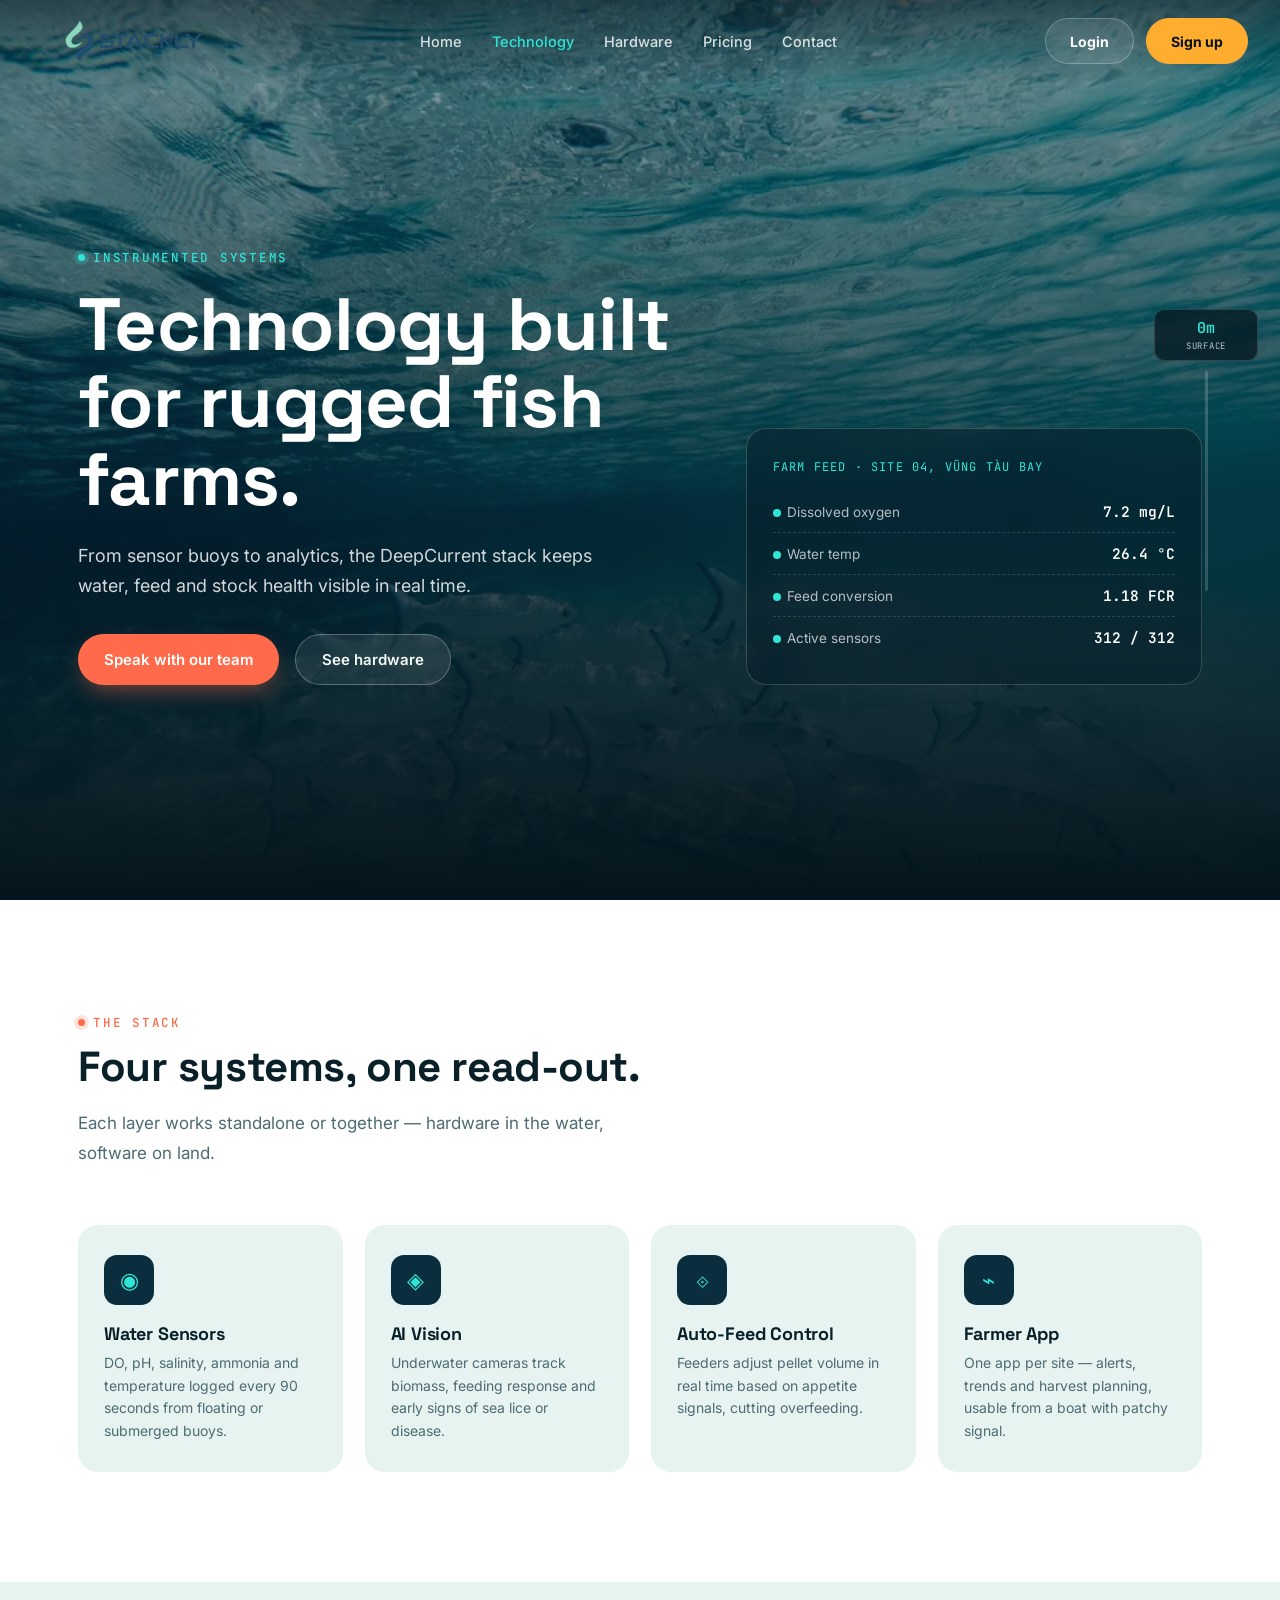
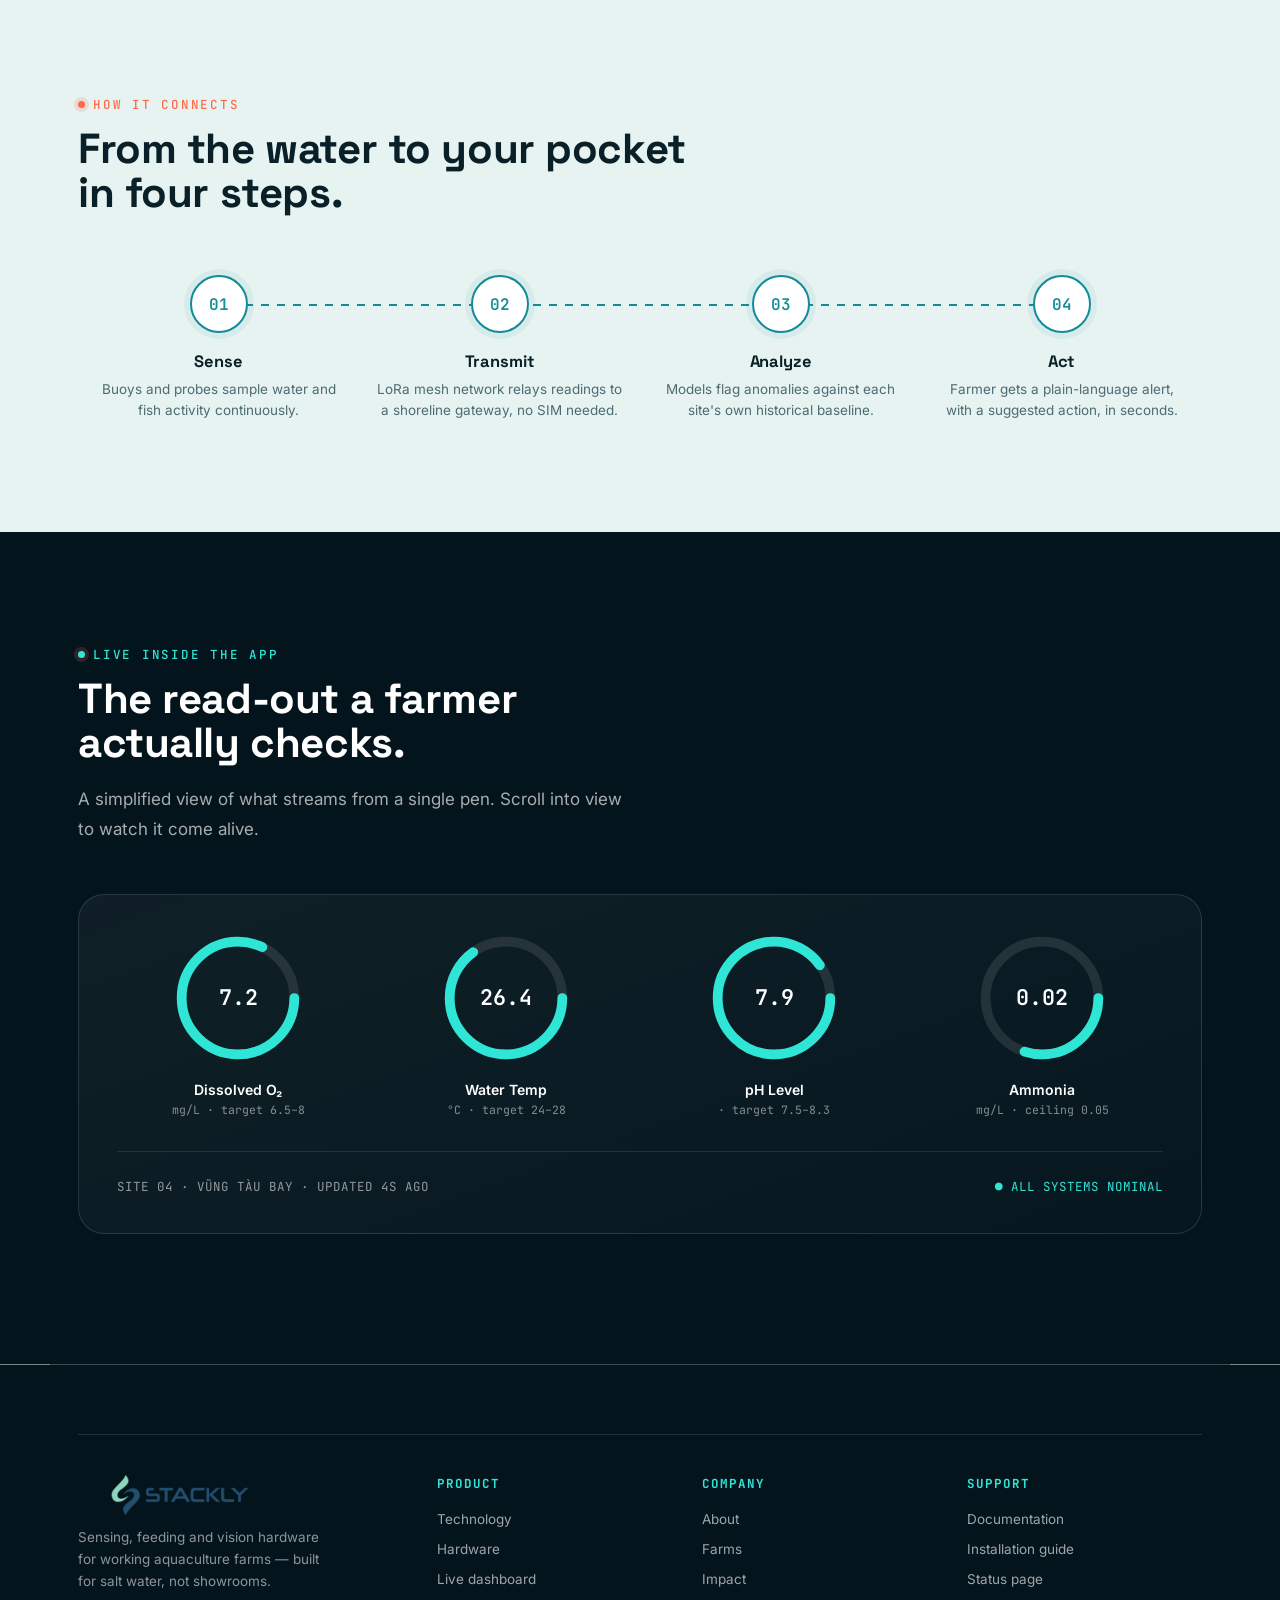
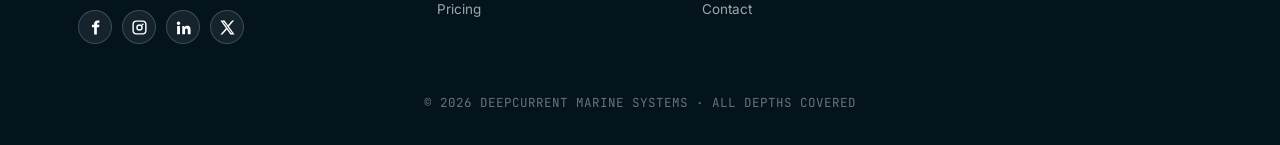
<file: technology.html>
<!DOCTYPE html>
<html lang="en">
<head>
<meta charset="UTF-8">
<meta name="viewport" content="width=device-width, initial-scale=1.0">
<title>Technology — DeepCurrent</title>
<link rel="preconnect" href="https://fonts.googleapis.com">
<link href="https://fonts.googleapis.com/css2?family=Space+Grotesk:wght@500;600;700&family=Inter:wght@400;500;600;700&family=JetBrains+Mono:wght@400;500;600&display=swap" rel="stylesheet">
<link rel="stylesheet" href="styles.css">
</head>
<body class="page-technology">
<div id="depth-gauge">
  <div class="dg-readout"><span class="m" id="dg-meters">0m</span><span class="z" id="dg-zone">Surface</span></div>
  <div class="dg-track"><div class="dg-fill" id="dg-fill"></div></div>
</div>
<header id="site-header">
  <button class="site-menu-btn" type="button" aria-label="Toggle menu" aria-expanded="false"><span></span><span></span><span></span></button>
  <a class="logo" href="index.html" aria-label="Go to home page"><img src="assets/image/pic1.webp" alt="Logo"></a>
  <nav>
    <ul>
      <li><a href="index.html">Home</a></li>
      <li><a href="technology.html" class="active" aria-current="page">Technology</a></li>
      <li><a href="products.html">Hardware</a></li>
      <li><a href="pricing.html">Pricing</a></li>
      <li><a href="contact.html">Contact</a></li>
      <li class="mobile-auth-link"><a href="login.html">Login</a></li>
      <li class="mobile-auth-link"><a href="signup.html">Sign up</a></li>
    </ul>
  </nav>
  <div class="header-actions">
    <a href="login.html" class="header-login">Login</a>
    <a href="signup.html" class="header-signup">Sign up</a>
  </div>
</header>
<section id="hero">
  <div class="bubbles" id="bubbles-hero"></div>
  <div class="wrap hero-grid">
    <div>
      <span class="eyebrow hero-eyebrow">Instrumented systems</span>
      <h1 class="hero-title">Technology built for rugged fish farms.</h1>
      <p class="hero-sub">From sensor buoys to analytics, the DeepCurrent stack keeps water, feed and stock health visible in real time.</p>
      <div class="hero-cta">
        <a href="contact.html" class="btn btn-primary">Speak with our team</a>
        <a href="products.html" class="btn btn-ghost">See hardware</a>
      </div>
    </div>
    <div class="hero-card">
      <span class="mono">Farm feed · Site 04, Vũng Tàu bay</span>
      <div style="margin-top:16px;">
        <div class="live-row"><span class="lbl"><span class="pulse-dot"></span>Dissolved oxygen</span><span class="val">7.2 mg/L</span></div>
        <div class="live-row"><span class="lbl"><span class="pulse-dot"></span>Water temp</span><span class="val">26.4 °C</span></div>
        <div class="live-row"><span class="lbl"><span class="pulse-dot"></span>Feed conversion</span><span class="val">1.18 FCR</span></div>
        <div class="live-row"><span class="lbl"><span class="pulse-dot"></span>Active sensors</span><span class="val">312 / 312</span></div>
      </div>
    </div>
  </div>
</section>
<section id="tech">
  <div class="wrap">
    <div class="tech-head reveal">
      <span class="eyebrow section-tag">The stack</span>
      <h2>Four systems, one read-out.</h2>
      <p class="lead">Each layer works standalone or together — hardware in the water, software on land.</p>
    </div>
    <div class="tech-grid">
      <div class="tech-card reveal r1"><div class="tech-ico">◉</div><h4>Water Sensors</h4><p class="tech-lbl">DO, pH, salinity, ammonia and temperature logged every 90 seconds from floating or submerged buoys.</p></div>
      <div class="tech-card reveal r2"><div class="tech-ico">◈</div><h4>AI Vision</h4><p class="tech-lbl">Underwater cameras track biomass, feeding response and early signs of sea lice or disease.</p></div>
      <div class="tech-card reveal r3"><div class="tech-ico">⟐</div><h4>Auto-Feed Control</h4><p class="tech-lbl">Feeders adjust pellet volume in real time based on appetite signals, cutting overfeeding.</p></div>
      <div class="tech-card reveal r4"><div class="tech-ico">⌁</div><h4>Farmer App</h4><p class="tech-lbl">One app per site — alerts, trends and harvest planning, usable from a boat with patchy signal.</p></div>
    </div>
  </div>
</section>
<section id="flow">
  <div class="wrap">
    <div class="tech-head reveal">
      <span class="eyebrow section-tag">How it connects</span>
      <h2>From the water to your pocket in four steps.</h2>
    </div>
    <div class="flow-row">
      <div class="flow-line"></div>
      <div class="flow-step reveal r1"><div class="flow-node">01</div><h4>Sense</h4><p>Buoys and probes sample water and fish activity continuously.</p></div>
      <div class="flow-step reveal r2"><div class="flow-node">02</div><h4>Transmit</h4><p>LoRa mesh network relays readings to a shoreline gateway, no SIM needed.</p></div>
      <div class="flow-step reveal r3"><div class="flow-node">03</div><h4>Analyze</h4><p>Models flag anomalies against each site's own historical baseline.</p></div>
      <div class="flow-step reveal r4"><div class="flow-node">04</div><h4>Act</h4><p>Farmer gets a plain-language alert, with a suggested action, in seconds.</p></div>
    </div>
  </div>
</section>
<section id="dashboard">
  <div class="bubbles" id="bubbles-dash"></div>
  <div class="wrap">
    <div class="dash-head reveal">
      <span class="eyebrow">Live inside the app</span>
      <h2 style="color:#fff;">The read-out a farmer actually checks.</h2>
      <p class="lead" style="color:rgba(255,255,255,.65);">A simplified view of what streams from a single pen. Scroll into view to watch it come alive.</p>
    </div>
    <div class="dash-panel reveal">
      <div class="dash-grid" id="gauge-grid">
        <div class="gauge-card">
          <svg viewBox="0 0 120 120"><circle class="gauge-track" cx="60" cy="60" r="52"/><circle class="gauge-fill" data-pct="82" cx="60" cy="60" r="52"/><text x="60" y="66" text-anchor="middle" class="gauge-val">7.2</text></svg>
          <div class="gauge-name">Dissolved O₂</div><div class="gauge-range mono">mg/L · target 6.5–8</div>
        </div>
        <div class="gauge-card">
          <svg viewBox="0 0 120 120"><circle class="gauge-track" cx="60" cy="60" r="52"/><circle class="gauge-fill" data-pct="65" cx="60" cy="60" r="52"/><text x="60" y="66" text-anchor="middle" class="gauge-val">26.4</text></svg>
          <div class="gauge-name">Water Temp</div><div class="gauge-range mono">°C · target 24–28</div>
        </div>
        <div class="gauge-card">
          <svg viewBox="0 0 120 120"><circle class="gauge-track" cx="60" cy="60" r="52"/><circle class="gauge-fill" data-pct="90" cx="60" cy="60" r="52"/><text x="60" y="66" text-anchor="middle" class="gauge-val">7.9</text></svg>
          <div class="gauge-name">pH Level</div><div class="gauge-range mono">· target 7.5–8.3</div>
        </div>
        <div class="gauge-card">
          <svg viewBox="0 0 120 120"><circle class="gauge-track" cx="60" cy="60" r="52"/><circle class="gauge-fill" data-pct="30" cx="60" cy="60" r="52"/><text x="60" y="66" text-anchor="middle" class="gauge-val">0.02</text></svg>
          <div class="gauge-name">Ammonia</div><div class="gauge-range mono">mg/L · ceiling 0.05</div>
        </div>
      </div>
      <div class="dash-foot">
        <span class="mono">SITE 04 · VŨNG TÀU BAY · UPDATED 4S AGO</span>
        <span class="mono" style="color:var(--aqua);">● ALL SYSTEMS NOMINAL</span>
      </div>
    </div>
  </div>
</section>
  <div class="wrap">
      <footer>
        <div class="footer-brand">
          <a class="logo" href="index.html" aria-label="Go to home page"><img src="assets/image/pic1.webp" alt="Logo"></a>
          <p>Sensing, feeding and vision hardware for working aquaculture farms — built for salt water, not showrooms.</p>
          <div class="social-links">
            <a href="404.html" aria-label="Facebook"><span class="social-icon social-facebook" aria-hidden="true"></span></a>
            <a href="404.html" aria-label="Instagram"><span class="social-icon social-instagram" aria-hidden="true"></span></a>
            <a href="404.html" aria-label="LinkedIn"><span class="social-icon social-linkedin" aria-hidden="true"></span></a>
            <a href="404.html" aria-label="X"><span class="social-icon social-x" aria-hidden="true"></span></a>
          </div>
        </div>
        <div><h5>Product</h5><ul><li><a href="technology.html">Technology</a></li><li><a href="products.html">Hardware</a></li><li><a href="technology.html">Live dashboard</a></li><li><a href="pricing.html">Pricing</a></li></ul></div>
        <div><h5>Company</h5><ul><li><a href="index.html#about">About</a></li><li><a href="pricing.html">Farms</a></li><li><a href="index.html#impact">Impact</a></li><li><a href="contact.html">Contact</a></li></ul></div>
        <div><h5>Support</h5><ul><li><a href="404.html">Documentation</a></li><li><a href="404.html">Installation guide</a></li><li><a href="404.html">Status page</a></li></ul></div>
      </footer>
      <div class="foot-bottom mono">© 2026 DEEPCURRENT MARINE SYSTEMS · ALL DEPTHS COVERED</div>
    </div>
<script src="scripts.js" defer></script>
</body>
</html>
</file>
<file: styles.css>
:root{
  --abyss:#04141c;
  --navy:#0a2e3d;
  --navy2:#0e3e52;
  --teal:#128c99;
  --aqua:#2fe6d6;
  --coral:#ff6b4a;
  --coral-deep:#e8552f;
  --foam:#f4faf9;
  --foam2:#e7f3f1;
  --ink:#092028;
  --slate:#4d6b73;
}
*{margin:0;padding:0;box-sizing:border-box;}
html{scroll-behavior:smooth;}
body{
  font-family:'Inter',sans-serif;
  background:var(--foam);
  color:var(--ink);
  overflow-x:hidden;
  -webkit-font-smoothing:antialiased;
  --hero-image:url('assets/image/hero-home.webp');
}
body.page-technology{--hero-image:url('assets/image/hero-technology.webp');}
body.page-products{--hero-image:url('assets/image/hero-products.webp');}
body.page-pricing{--hero-image:url('assets/image/hero-pricing.webp');}
body.page-contact{--hero-image:url('assets/image/hero-contact.webp');}
body.page-login{--hero-image:url('assets/image/hero-login.webp');}
body.page-signup{--hero-image:url('assets/image/hero-signup.webp');}
body.page-404{--hero-image:url('assets/image/hero-404.webp');}
body.page-dashboard{--hero-image:url('assets/image/hero-login.webp');}
img{max-width:100%;display:block;}
a{color:inherit;}
h1,h2,h3,h4{font-family:'Space Grotesk',sans-serif;line-height:1.05;letter-spacing:-0.01em;}
.mono{font-family:'JetBrains Mono',monospace;}
.wrap{max-width:1180px;margin:0 auto;padding:0 28px;}
section{position:relative;overflow:hidden;}
.eyebrow{
  font-family:'JetBrains Mono',monospace;
  font-size:12.5px;letter-spacing:.14em;text-transform:uppercase;
  display:inline-flex;align-items:center;gap:8px;font-weight:500;
}
.eyebrow::before{content:"";width:7px;height:7px;border-radius:50%;background:var(--coral);box-shadow:0 0 0 4px rgba(255,107,74,.18);}
.btn{
  display:inline-flex;align-items:center;gap:10px;
  padding:15px 26px;border-radius:100px;font-weight:600;font-size:15px;
  border:none;cursor:pointer;text-decoration:none;transition:transform .25s ease, box-shadow .25s ease;
  font-family:'Inter',sans-serif;
}
.btn:hover{transform:translateY(-2px);}
.btn-primary{background:var(--coral);color:#fff;box-shadow:0 10px 26px -8px rgba(255,107,74,.6);}
.btn-primary:hover{box-shadow:0 14px 30px -8px rgba(255,107,74,.75);}
.btn-ghost{background:rgba(255,255,255,.08);color:var(--foam);border:1px solid rgba(255,255,255,.28);}
.btn-dark{background:var(--navy);color:#fff;}
#depth-gauge{
  position:fixed;right:22px;top:50%;transform:translateY(-50%);
  z-index:500;display:flex;flex-direction:column;align-items:center;gap:10px;
  font-family:'JetBrains Mono',monospace;color:var(--foam);
  mix-blend-mode:normal;
}
.dg-track{
  width:3px;height:220px;border-radius:3px;background:rgba(255,255,255,.18);position:relative;overflow:hidden;
}
.dg-fill{
  position:absolute;top:0;left:0;width:100%;height:0%;
  background:linear-gradient(180deg,var(--aqua),var(--coral));
  border-radius:3px;transition:height .1s linear;
}
.dg-readout{
  background:rgba(4,20,28,.72);backdrop-filter:blur(6px);
  border:1px solid rgba(255,255,255,.15);
  padding:8px 12px;border-radius:10px;text-align:center;min-width:104px;
}
.dg-readout .m{font-size:15px;font-weight:600;color:var(--aqua);display:block;}
.dg-readout .z{font-size:9px;letter-spacing:.08em;color:var(--foam);opacity:.75;display:block;margin-top:2px;text-transform:uppercase;}
@media (max-width:860px){
  #depth-gauge{
    display:none;
  }
  .dg-track{width:120px;height:3px;}
  .dg-fill{height:100%;width:0%;background:linear-gradient(90deg,var(--aqua),var(--coral));transition:width .1s linear;}
  .dg-readout{min-width:auto;padding:4px 10px;display:flex;gap:6px;align-items:baseline;}
  .dg-readout .z{margin-top:0;}
}
.bubbles{position:absolute;inset:0;pointer-events:none;overflow:hidden;z-index:1;}
.bubble{
  position:absolute;bottom:-40px;border-radius:50%;
  background:radial-gradient(circle at 30% 30%, rgba(255,255,255,.55), rgba(255,255,255,.05));
  animation:rise linear infinite;
}
@keyframes rise{
  0%{transform:translateY(0) translateX(0);opacity:0;}
  10%{opacity:.7;}
  90%{opacity:.5;}
  100%{transform:translateY(-115vh) translateX(var(--drift,20px));opacity:0;}
}
.wave-div{display:block;width:100%;position:relative;line-height:0;margin-top:-1px;}
.wave-div svg{width:100%;height:auto;display:block;}
header{
  position:fixed;top:0;left:0;right:0;z-index:400;
  display:flex;align-items:center;justify-content:space-between;
  padding:18px 32px;background:linear-gradient(180deg, rgba(4,20,28,.55), transparent);
  transition:background .3s ease, padding .3s ease, backdrop-filter .3s ease;
}
header.scrolled{background:rgba(4,20,28,.86);backdrop-filter:blur(10px);padding:12px 32px;border-bottom:1px solid rgba(255,255,255,.08);}
  .logo{display:flex;align-items:center;gap:10px;}
  body:not(.page-dashboard) header .logo,
  footer .logo{cursor:pointer;}
  .logo img{height:40px;width:auto;display:block;}
.site-menu-btn{display:none;}
nav ul{list-style:none;display:flex;gap:30px;}
.mobile-auth-link{display:none;}
nav a{color:rgba(255,255,255,.82);text-decoration:none;font-size:14.5px;font-weight:500;transition:color .2s;}
nav a:hover,
nav a.active,
nav a[aria-current="page"]{color:var(--aqua);}
.header-actions{
  display:flex;
  align-items:center;
  justify-content:flex-end;
  gap:12px;
  margin-left:24px;
}
.header-actions a{
  display:inline-flex;
  align-items:center;
  justify-content:center;
  min-height:46px;
  padding:0 24px;
  border-radius:999px;
  font-size:14px;
  font-weight:700;
  text-decoration:none;
  white-space:nowrap;
}
.header-login{
  color:#fff;
  background:rgba(255,255,255,.09);
  border:1px solid rgba(255,255,255,.24);
}
.header-signup{
  color:#06111b;
  background:#ffad2f;
  border:1px solid #ffad2f;
}
.header-actions a:hover{
  transform:translateY(-2px);
}
@media (max-width:900px){ nav{display:none;} }
@media (max-width:900px){
  .header-actions{
    margin-left:auto;
    gap:8px;
  }
  .header-actions a{
    min-height:40px;
    padding:0 14px;
    font-size:13px;
  }
}
@media (max-width:520px){
  .header-actions{
    gap:6px;
  }
  .header-actions a{
    min-height:36px;
    padding:0 10px;
    font-size:12px;
  }
}
@media (max-width:520px){
  body:not(.page-dashboard) header{
    gap:6px;
    padding-left:10px;
    padding-right:10px;
  }
  body:not(.page-dashboard) header .logo img{
    max-width:92px;
    object-fit:contain;
  }
}
#hero{
  min-height:100vh;display:flex;align-items:center;
  background:
    linear-gradient(180deg, rgba(4,20,28,.35) 0%, rgba(5,26,36,.72) 55%, var(--abyss) 100%),
    var(--hero-image) center/cover no-repeat;
  color:#fff;padding:120px 0 90px;
}
.hero-grid{display:grid;grid-template-columns:1.15fr .85fr;gap:50px;align-items:end;position:relative;z-index:2;}
.hero-eyebrow{color:var(--aqua);}
.hero-eyebrow::before{background:var(--aqua);box-shadow:0 0 0 4px rgba(47,230,214,.2);}
h1.hero-title{
  font-size:clamp(40px,6vw,74px);font-weight:700;margin:20px 0 22px;
  color:#fff;
}
h1.hero-title em{font-style:normal;color:var(--aqua);}
.hero-sub{font-size:18px;line-height:1.65;color:rgba(255,255,255,.82);max-width:520px;margin-bottom:34px;}
.hero-cta{display:flex;gap:16px;flex-wrap:wrap;}
.hero-card{
  background:rgba(9,32,42,.55);border:1px solid rgba(255,255,255,.18);
  backdrop-filter:blur(10px);border-radius:20px;padding:26px;
}
.hero-card .mono{color:var(--aqua);font-size:12px;letter-spacing:.1em;text-transform:uppercase;}
.live-row{display:flex;justify-content:space-between;align-items:center;padding:11px 0;border-bottom:1px dashed rgba(255,255,255,.14);}
.live-row:last-child{border-bottom:none;}
.live-row .lbl{font-size:13.5px;color:rgba(255,255,255,.7);}
.live-row .val{font-family:'JetBrains Mono',monospace;font-weight:600;color:#fff;font-size:14.5px;}
.pulse-dot{width:8px;height:8px;border-radius:50%;background:var(--aqua);display:inline-block;margin-right:6px;animation:pulse 1.8s ease-in-out infinite;}
@keyframes pulse{0%,100%{box-shadow:0 0 0 0 rgba(47,230,214,.55);}50%{box-shadow:0 0 0 7px rgba(47,230,214,0);}}
@media (max-width:860px){ .hero-grid{grid-template-columns:1fr;} #hero{padding-top:100px;} }
#stats{background:var(--navy);padding:74px 0 90px;color:#fff;}
.stats-grid{display:grid;grid-template-columns:repeat(4,1fr);gap:30px;text-align:center;}
.stat-num{font-family:'Space Grotesk',sans-serif;font-size:clamp(32px,4vw,50px);font-weight:700;color:var(--aqua);}
.stat-lbl{font-size:13.5px;color:rgba(255,255,255,.65);margin-top:8px;letter-spacing:.02em;}
@media (max-width:760px){ .stats-grid{grid-template-columns:repeat(2,1fr);row-gap:40px;} }
#about{background:var(--foam);padding:110px 0;}
.about-grid{display:grid;grid-template-columns:.95fr 1.05fr;gap:64px;align-items:center;}
.about-media{position:relative;border-radius:22px;overflow:hidden;box-shadow:0 30px 60px -30px rgba(9,32,42,.35);}
.about-media img{transition:transform .6s ease;}
.about-media:hover img{transform:scale(1.06);}
.badge-float{
  position:absolute;bottom:18px;left:18px;background:rgba(255,255,255,.92);
  border-radius:14px;padding:14px 18px;box-shadow:0 12px 30px -12px rgba(9,32,42,.4);
  display:flex;gap:12px;align-items:center;
}
.badge-float .n{font-family:'Space Grotesk',sans-serif;font-weight:700;font-size:22px;color:var(--teal);}
.badge-float .t{font-size:11.5px;color:var(--slate);line-height:1.3;max-width:120px;}
.section-tag{color:var(--coral);}
h2{font-size:clamp(28px,3.6vw,42px);font-weight:700;color:var(--ink);margin:14px 0 20px;}
.lead{font-size:17px;line-height:1.75;color:var(--slate);max-width:560px;}
.check-list{margin-top:26px;display:flex;flex-direction:column;gap:14px;}
.check-item{display:flex;gap:12px;align-items:flex-start;font-size:15px;color:var(--ink);}
.check-item .ico{flex:none;width:22px;height:22px;border-radius:50%;background:var(--foam2);border:1.5px solid var(--teal);color:var(--teal);display:flex;align-items:center;justify-content:center;font-size:12px;margin-top:1px;}
@media (max-width:860px){ .about-grid{grid-template-columns:1fr;} }
#tech{background:#fff;padding:110px 0;}
.tech-head{max-width:640px;margin-bottom:56px;}
.tech-grid{display:grid;grid-template-columns:repeat(4,1fr);gap:22px;}
.tech-card{
  background:var(--foam2);border-radius:20px;padding:30px 26px;position:relative;overflow:hidden;
  transition:transform .35s ease, box-shadow .35s ease, background .35s ease;
}
.tech-card::after{
  content:"";position:absolute;width:140px;height:140px;border-radius:50%;
  background:radial-gradient(circle, rgba(47,230,214,.35), transparent 70%);
  right:-60px;top:-60px;opacity:0;transition:opacity .4s ease, transform .5s ease;
}
.tech-card:hover{transform:translateY(-8px);box-shadow:0 22px 40px -20px rgba(9,32,42,.25);background:var(--navy);color:#fff;}
.tech-card:hover::after{opacity:1;transform:scale(1.3);}
.tech-card:hover .tech-lbl{color:rgba(255,255,255,.65);}
.tech-ico{
  width:50px;height:50px;border-radius:13px;background:var(--navy);color:var(--aqua);
  display:flex;align-items:center;justify-content:center;margin-bottom:20px;font-size:22px;position:relative;z-index:2;
  transition:background .35s ease;
}
.tech-card:hover .tech-ico{background:var(--aqua);color:var(--navy);}
.tech-card h4{font-size:18px;margin-bottom:9px;position:relative;z-index:2;}
.tech-lbl{font-size:14px;line-height:1.6;color:var(--slate);position:relative;z-index:2;transition:color .35s ease;}
@media (max-width:960px){ .tech-grid{grid-template-columns:repeat(2,1fr);} }
@media (max-width:560px){ .tech-grid{grid-template-columns:1fr;} }
#flow{background:var(--foam2);padding:110px 0;}
.flow-row{display:grid;grid-template-columns:repeat(4,1fr);gap:0;position:relative;margin-top:60px;}
.flow-line{position:absolute;top:29px;left:12%;right:12%;height:2px;background:repeating-linear-gradient(90deg,var(--teal) 0 8px, transparent 8px 16px);z-index:1;}
.flow-step{position:relative;z-index:2;text-align:center;padding:0 16px;}
.flow-node{
  width:58px;height:58px;border-radius:50%;background:#fff;border:2px solid var(--teal);color:var(--teal);
  display:flex;align-items:center;justify-content:center;margin:0 auto 20px;font-family:'JetBrains Mono',monospace;font-weight:600;
  box-shadow:0 0 0 6px rgba(18,140,153,.08);
}
.flow-step h4{font-size:16.5px;margin-bottom:8px;}
.flow-step p{font-size:13.5px;color:var(--slate);line-height:1.6;}
@media (max-width:860px){
  .flow-row{grid-template-columns:1fr;gap:36px;}
  .flow-line{display:none;}
}
#dashboard{background:var(--abyss);padding:110px 0 130px;color:#fff;}
.dash-head{max-width:600px;margin-bottom:50px;}
.dash-head .eyebrow{color:var(--aqua);}
.dash-head .eyebrow::before{background:var(--aqua);}
.dash-panel{
  background:linear-gradient(160deg, rgba(255,255,255,.05), rgba(255,255,255,.015));
  border:1px solid rgba(255,255,255,.12);border-radius:26px;padding:38px;
}
.dash-grid{display:grid;grid-template-columns:repeat(4,1fr);gap:26px;}
.gauge-card{text-align:center;}
.gauge-card svg{width:130px;height:130px;}
.gauge-track{fill:none;stroke:rgba(255,255,255,.1);stroke-width:9;}
.gauge-fill{fill:none;stroke:var(--aqua);stroke-width:9;stroke-linecap:round;stroke-dasharray:326;stroke-dashoffset:326;transition:stroke-dashoffset 1.6s cubic-bezier(.2,.8,.2,1);}
.gauge-val{font-family:'JetBrains Mono',monospace;font-size:20px;font-weight:600;fill:#fff;}
.gauge-name{margin-top:14px;font-size:14px;font-weight:600;}
.gauge-range{font-family:'JetBrains Mono',monospace;font-size:11.5px;color:rgba(255,255,255,.5);margin-top:4px;}
.dash-foot{display:flex;justify-content:space-between;align-items:center;margin-top:34px;padding-top:26px;border-top:1px solid rgba(255,255,255,.1);flex-wrap:wrap;gap:16px;}
.dash-foot .mono{font-size:12.5px;color:rgba(255,255,255,.55);}
@media (max-width:860px){ .dash-grid{grid-template-columns:repeat(2,1fr);row-gap:34px;} .dash-panel{padding:26px;} }
#products{background:#fff;padding:110px 0;}
.prod-grid{display:grid;grid-template-columns:repeat(4,1fr);gap:22px;margin-top:54px;}
.prod-card{border-radius:20px;overflow:hidden;background:var(--foam2);transition:transform .35s ease, box-shadow .35s ease;}
.prod-card:hover{transform:translateY(-8px);box-shadow:0 24px 44px -22px rgba(9,32,42,.3);}
.prod-media{height:170px;overflow:hidden;position:relative;}
.prod-media img{width:100%;height:100%;object-fit:cover;transition:transform .6s ease;}
.prod-card:hover .prod-media img{transform:scale(1.08);}
.prod-body{padding:22px;}
.prod-body .tag{font-family:'JetBrains Mono',monospace;font-size:11px;letter-spacing:.08em;text-transform:uppercase;color:var(--teal);}
.prod-body h4{font-size:17.5px;margin:8px 0 8px;}
.prod-body p{font-size:13.5px;color:var(--slate);line-height:1.6;}
@media (max-width:960px){ .prod-grid{grid-template-columns:repeat(2,1fr);} }
@media (max-width:560px){ .prod-grid{grid-template-columns:1fr;} }
#species{background:var(--navy);padding:110px 0;color:#fff;position:relative;}
.species-head{max-width:600px;margin-bottom:50px;}
.species-grid{display:grid;grid-template-columns:repeat(3,1fr);gap:22px;}
.species-card{position:relative;border-radius:20px;overflow:hidden;height:340px;}
.species-card img{width:100%;height:100%;object-fit:cover;transition:transform .7s ease;}
.species-card:hover img{transform:scale(1.1);}
.species-overlay{
  position:absolute;inset:0;background:linear-gradient(180deg, transparent 40%, rgba(4,20,28,.92) 100%);
  display:flex;flex-direction:column;justify-content:flex-end;padding:22px;
}
.species-overlay .mono{font-size:11px;color:var(--aqua);letter-spacing:.08em;text-transform:uppercase;}
.species-overlay h4{font-size:20px;margin:6px 0 4px;}
.species-overlay p{font-size:13px;color:rgba(255,255,255,.72);}
@media (max-width:900px){ .species-grid{grid-template-columns:1fr;} .species-card{height:280px;} }
#hardware-detail,#contact-options{background:var(--foam2);padding:110px 0;}
#deployment,#support{background:#fff;padding:110px 0;}
.split-grid{display:grid;grid-template-columns:.9fr 1.1fr;gap:54px;align-items:start;}
.info-grid{display:grid;grid-template-columns:repeat(3,1fr);gap:24px;margin-top:48px;}
.info-card{background:#fff;border-radius:20px;padding:28px;box-shadow:0 18px 42px -30px rgba(9,32,42,.28);}
#deployment .info-card,#support .info-card{background:var(--foam2);box-shadow:none;}
.info-card .mono{font-size:11.5px;letter-spacing:.08em;text-transform:uppercase;color:var(--teal);margin-bottom:12px;display:block;}
.info-card h4{font-size:18px;margin-bottom:10px;}
.info-card p{font-size:14px;line-height:1.65;color:var(--slate);}
.spec-list{display:grid;gap:14px;}
.spec-row{display:flex;justify-content:space-between;gap:18px;padding:16px 0;border-bottom:1px solid rgba(9,32,42,.12);}
.spec-row span:first-child{font-weight:600;color:var(--ink);}
.spec-row span:last-child{font-family:'JetBrains Mono',monospace;font-size:13px;color:var(--teal);text-align:right;}
.contact-strip{display:grid;grid-template-columns:repeat(3,1fr);gap:18px;margin-top:46px;}
.contact-chip{background:var(--abyss);color:#fff;border-radius:20px;padding:28px;}
.contact-chip .mono{font-size:11px;letter-spacing:.08em;text-transform:uppercase;color:var(--aqua);display:block;margin-bottom:10px;}
.contact-chip strong{font-family:'Space Grotesk',sans-serif;font-size:19px;display:block;margin-bottom:8px;}
.contact-chip p{font-size:13.5px;line-height:1.6;color:rgba(255,255,255,.65);}
@media (max-width:900px){ .split-grid,.info-grid,.contact-strip{grid-template-columns:1fr;} }

.page-contact #site-header{
  background:rgba(4,20,28,.8);
  backdrop-filter:blur(12px);
  border-bottom:1px solid rgba(255,255,255,.09);
}
.page-contact .contact-hero{
  min-height:78vh;
  background:
    linear-gradient(180deg, rgba(4,20,28,.28) 0%, rgba(5,26,36,.66) 55%, #07131f 100%),
    var(--hero-image) center/cover no-repeat;
}
.page-contact #contact-console{
  display:flex;
  align-items:center;
  padding:96px 0 72px;
  background:
    radial-gradient(circle at 62% 0%, rgba(255,107,74,.13), transparent 26%),
    linear-gradient(180deg, #07131f 0%, #05111d 100%);
  color:#fff;
}
.contact-console-grid{
  display:grid;
  grid-template-columns:minmax(0,1fr) minmax(0,1fr);
  gap:30px;
  align-items:stretch;
}
.contact-form-card,
.office-details-card{
  min-height:560px;
  border-radius:26px;
  padding:36px;
}
.contact-form-card{
  display:flex;
  flex-direction:column;
  gap:28px;
  background:#081526;
}
.contact-form-card h1{
  color:#fff;
  font-size:31px;
  margin-bottom:0;
}
.contact-form-card input,
.contact-form-card textarea{
  width:100%;
  border:1px solid rgba(255,255,255,.14);
  border-radius:18px;
  background:#07111f;
  color:#fff;
  font:500 16px 'Inter',sans-serif;
  outline:none;
  transition:border-color .2s ease, background .2s ease, box-shadow .2s ease;
}
.contact-form-card input{
  height:60px;
  padding:0 20px;
}
.contact-form-card textarea{
  min-height:164px;
  resize:vertical;
  padding:19px 20px;
  line-height:1.6;
}
.contact-form-card input::placeholder,
.contact-form-card textarea::placeholder{
  color:rgba(255,255,255,.58);
}
.contact-form-card input:focus,
.contact-form-card textarea:focus{
  border-color:rgba(47,230,214,.68);
  background:#081827;
  box-shadow:0 0 0 4px rgba(47,230,214,.1);
}
.contact-form-card button{
  min-height:60px;
  margin-top:20px;
  border:0;
  border-radius:999px;
  background:linear-gradient(90deg, #ffd447, #ff8b35);
  color:#050b12;
  font:800 16px 'Inter',sans-serif;
  cursor:pointer;
  transition:transform .25s ease, box-shadow .25s ease;
}
.contact-form-card button:hover{
  transform:translateY(-2px);
  box-shadow:0 16px 36px -22px rgba(255,139,53,.95);
}
.office-details-card{
  background:linear-gradient(180deg, #115d4f 0%, #11786c 100%);
  border:1px solid rgba(47,230,214,.22);
  box-shadow:inset 0 1px 0 rgba(255,255,255,.06);
}
.office-details-card h2{
  color:#fff;
  font-size:30px;
  margin:14px 0 20px;
}
.office-details-card h2:first-child{
  margin-top:14px;
}
.office-details-card p{
  color:rgba(255,255,255,.9);
  font-size:20px;
  line-height:1.7;
  margin:0;
}
@media (max-width:900px){
  .page-contact .contact-hero{
    min-height:auto;
  }
  .page-contact #contact-console{
    padding:72px 0 42px;
  }
  .contact-console-grid{
    grid-template-columns:1fr;
  }
  .contact-form-card,
  .office-details-card{
    min-height:auto;
    border-radius:20px;
    padding:26px;
  }
  .office-details-card p{
    font-size:17px;
  }
}
@media (max-width:520px){
  .contact-form-card,
  .office-details-card{
    padding:22px;
  }
  .contact-form-card h1,
  .office-details-card h2{
    font-size:26px;
  }
  .contact-form-card{
    gap:20px;
  }
  .contact-form-card input{
    height:56px;
  }
}
#impact{background:var(--foam);padding:110px 0;}
.impact-grid{display:grid;grid-template-columns:repeat(3,1fr);gap:30px;margin-top:50px;}
.impact-card{background:#fff;border-radius:20px;padding:34px 28px;text-align:center;box-shadow:0 20px 45px -30px rgba(9,32,42,.25);}
.ring-wrap{position:relative;width:132px;height:132px;margin:0 auto 20px;}
.ring-wrap svg{width:100%;height:100%;transform:rotate(-90deg);}
.ring-track{fill:none;stroke:var(--foam2);stroke-width:10;}
.ring-fill{fill:none;stroke:var(--coral);stroke-width:10;stroke-linecap:round;stroke-dasharray:352;stroke-dashoffset:352;transition:stroke-dashoffset 1.8s cubic-bezier(.2,.8,.2,1);}
.ring-text{position:absolute;inset:0;display:flex;align-items:center;justify-content:center;font-family:'Space Grotesk',sans-serif;font-weight:700;font-size:24px;color:var(--ink);}
.impact-card h4{font-size:16.5px;margin-bottom:8px;}
.impact-card p{font-size:13.5px;color:var(--slate);line-height:1.6;}
@media (max-width:860px){ .impact-grid{grid-template-columns:1fr;max-width:360px;margin-left:auto;margin-right:auto;} }
#cases{background:var(--foam2);padding:110px 0;}
.case-grid{display:grid;grid-template-columns:repeat(3,1fr);gap:24px;margin-top:50px;}
.case-card{background:#fff;border-radius:20px;padding:30px;box-shadow:0 20px 45px -30px rgba(9,32,42,.2);display:flex;flex-direction:column;gap:18px;}
.case-quote{font-size:15px;line-height:1.7;color:var(--ink);}
.case-quote::before{content:"\201C";color:var(--coral);font-size:30px;font-family:'Space Grotesk',sans-serif;line-height:0;display:block;margin-bottom:6px;}
.case-foot{display:flex;align-items:center;gap:12px;margin-top:auto;padding-top:16px;border-top:1px solid var(--foam2);}
.case-avatar{width:42px;height:42px;border-radius:50%;background:var(--navy);color:var(--aqua);display:flex;align-items:center;justify-content:center;font-family:'Space Grotesk',sans-serif;font-weight:700;flex:none;}
.case-name{font-size:13.5px;font-weight:600;}
.case-role{font-size:12px;color:var(--slate);}
@media (max-width:900px){ .case-grid{grid-template-columns:1fr;} }
#pricing{background:#fff;padding:110px 0;}
.price-grid{display:grid;grid-template-columns:repeat(3,1fr);gap:24px;margin-top:54px;align-items:stretch;}
.price-card{border:1px solid var(--foam2);border-radius:22px;padding:34px 30px;display:flex;flex-direction:column;transition:transform .35s ease, box-shadow .35s ease;}
.price-card.featured{background:var(--navy);color:#fff;border-color:var(--navy);transform:scale(1.04);box-shadow:0 30px 60px -25px rgba(9,32,42,.4);}
.price-card:hover{transform:translateY(-6px);}
.price-card.featured:hover{transform:scale(1.04) translateY(-6px);}
.price-tag{font-family:'JetBrains Mono',monospace;font-size:11.5px;letter-spacing:.08em;text-transform:uppercase;color:var(--coral);}
.price-card.featured .price-tag{color:var(--aqua);}
.price-num{font-family:'Space Grotesk',sans-serif;font-size:38px;font-weight:700;margin:12px 0 4px;}
.price-unit{font-size:13px;color:var(--slate);margin-bottom:22px;}
.price-card.featured .price-unit{color:rgba(255,255,255,.6);}
.price-feats{list-style:none;display:flex;flex-direction:column;gap:12px;margin-bottom:28px;font-size:14px;flex:1;}
.price-feats li{display:flex;gap:10px;align-items:flex-start;}
.price-feats li::before{content:"✓";color:var(--teal);font-weight:700;}
.price-card.featured .price-feats li::before{color:var(--aqua);}
@media (max-width:900px){ .price-grid{grid-template-columns:1fr;max-width:420px;margin:50px auto 0;} .price-card.featured{transform:none;} }
#cta{
  background:linear-gradient(160deg, var(--navy), var(--abyss));
  padding:110px 0 70px;color:#fff;text-align:center;position:relative;
}
#cta h2{color:#fff;max-width:620px;margin-left:auto;margin-right:auto;}
#cta .lead{color:rgba(255,255,255,.72);margin:0 auto 36px;}
.cta-form{display:flex;gap:12px;justify-content:center;flex-wrap:wrap;max-width:460px;margin:0 auto 50px;}
.cta-form input{
  flex:1;min-width:210px;padding:15px 18px;border-radius:100px;border:1px solid rgba(255,255,255,.25);
  background:rgba(255,255,255,.08);color:#fff;font-size:14.5px;font-family:'Inter',sans-serif;
}
.cta-form input::placeholder{color:rgba(255,255,255,.5);}
.account-type-field{
  width:100%;
  display:grid;
  gap:8px;
  color:rgba(255,255,255,.72);
  font-size:13.5px;
  font-weight:600;
}
.account-type-field span{
  padding-left:4px;
}
.account-type-field select{
  width:100%;
  min-height:50px;
  padding:0 18px;
  border-radius:100px;
  border:1px solid rgba(255,255,255,.25);
  background:rgba(255,255,255,.08);
  color:#fff;
  font:500 14.5px 'Inter',sans-serif;
  outline:none;
}
.account-type-field select:focus{
  border-color:rgba(47,230,214,.65);
  box-shadow:0 0 0 4px rgba(47,230,214,.1);
}
.account-type-field option{
  color:var(--ink);
}
.auth-link{width:100%;text-align:center;color:var(--aqua);font-size:13.5px;text-decoration:none;margin-top:2px;}
.auth-link:hover{color:#fff;}
.dashboard-shell{padding-top:110px;}
.dashboard-section{background:var(--abyss);padding:110px 0;color:#fff;}
.dashboard-header{gap:16px;flex-wrap:wrap;}
.page-dashboard{background:var(--abyss);height:100vh;overflow:hidden;}
.page-dashboard .dashboard-panel{display:none;height:100vh;overflow-y:auto;padding-bottom:48px;}
.page-dashboard .dashboard-panel.active{display:block;}
.page-dashboard #dashboard,.page-dashboard .dashboard-section{padding-left:260px;}
.page-dashboard .dashboard-panel > .wrap{max-width:none;padding-left:56px;padding-right:56px;}
.dashboard-menu-btn{
  width:42px;height:42px;border-radius:50%;border:1px solid rgba(255,255,255,.18);
  background:rgba(255,255,255,.08);display:inline-flex;flex-direction:column;
  align-items:center;justify-content:center;gap:4px;cursor:pointer;flex:none;
}
.page-dashboard .dashboard-menu-btn{display:none;}
.dashboard-menu-btn span{width:17px;height:2px;background:#fff;border-radius:2px;transition:transform .25s ease, opacity .25s ease;}
.dashboard-header.menu-open .dashboard-menu-btn span:nth-child(1){transform:translateY(6px) rotate(45deg);}
.dashboard-header.menu-open .dashboard-menu-btn span:nth-child(2){opacity:0;}
.dashboard-header.menu-open .dashboard-menu-btn span:nth-child(3){transform:translateY(-6px) rotate(-45deg);}
.dashboard-nav{
  display:block;
  position:fixed;
  left:0;top:74px;bottom:0;
  width:240px;
  overflow:hidden;
  padding:16px 16px 18px;
  background:var(--abyss);
  border-right:1px solid rgba(255,255,255,.12);
  border-radius:0;
  box-shadow:none;
  z-index:390;
}
.dashboard-header.menu-open{background:var(--abyss);}
.dashboard-header.menu-open .dashboard-nav{display:block;}
.dashboard-nav ul{
  display:flex;
  flex-direction:column;
  gap:7px;
  min-width:0;
  height:100%;
  justify-content:flex-start;
}
.dashboard-nav a{
  display:block;
  padding:10px 12px;
  border-radius:10px;
  background:rgba(255,255,255,.1);
  text-align:left;
  font-size:13px;
  line-height:1.25;
}
.dashboard-nav a.active{background:var(--aqua);color:var(--abyss);}
.dashboard-actions{display:flex;align-items:center;gap:10px;flex:none;}
.dashboard-icon-btn{
  width:42px;height:42px;border-radius:50%;border:1px solid rgba(255,255,255,.18);
  background:rgba(255,255,255,.08);color:#fff;text-decoration:none;
  display:inline-flex;align-items:center;justify-content:center;
  font-family:'JetBrains Mono',monospace;font-size:12px;font-weight:700;position:relative;
}
.dashboard-icon-btn:hover{background:var(--aqua);color:var(--abyss);border-color:var(--aqua);}
.notification-btn::before{content:"";width:12px;height:14px;border:2px solid currentColor;border-radius:8px 8px 5px 5px;display:block;}
.notification-mark{
  position:absolute;top:-5px;right:-4px;min-width:18px;height:18px;padding:0 5px;border-radius:20px;
  background:var(--coral);color:#fff;font-size:10px;line-height:18px;text-align:center;
}
.dashboard-kpis{display:grid;grid-template-columns:repeat(4,1fr);gap:18px;margin-bottom:30px;}
.dashboard-kpi{background:rgba(255,255,255,.06);border:1px solid rgba(255,255,255,.1);border-radius:18px;padding:22px;}
.dashboard-kpi .mono{font-size:11px;letter-spacing:.08em;text-transform:uppercase;color:rgba(255,255,255,.55);}
.dashboard-kpi strong{display:block;font-family:'Space Grotesk',sans-serif;font-size:30px;color:#fff;margin-top:8px;}
.dashboard-list{display:grid;gap:12px;margin-top:28px;}
.dashboard-alert{display:flex;justify-content:space-between;gap:18px;padding:16px 0;border-bottom:1px dashed rgba(255,255,255,.13);}
.dashboard-alert span:first-child{color:rgba(255,255,255,.74);}
.dashboard-alert span:last-child{color:var(--aqua);font-family:'JetBrains Mono',monospace;font-size:12.5px;text-align:right;}
@media (max-width:860px){ .dashboard-kpis{grid-template-columns:repeat(2,1fr);} }
@media (max-width:560px){ .dashboard-kpis{grid-template-columns:1fr;} .dashboard-alert{flex-direction:column;gap:6px;} .dashboard-alert span:last-child{text-align:left;} }
@media (max-width:760px){
  .page-dashboard #dashboard,.page-dashboard .dashboard-section{padding-left:0;}
  .page-dashboard .dashboard-panel > .wrap{padding-left:18px;padding-right:18px;}
  .page-dashboard .dashboard-menu-btn{display:inline-flex;}
  .dashboard-header{align-items:center;flex-wrap:wrap;}
  .dashboard-header .dashboard-menu-btn{order:0;}
  .dashboard-header .logo{order:1;flex:1;min-width:0;margin-right:0;}
  .dashboard-actions{order:2;margin-left:auto;}
  .dashboard-nav{
    display:none;
    position:fixed;
    inset:0;
    width:auto;
    padding:92px 22px 28px;
    background:var(--abyss);
    border:0;
    border-radius:0;
    z-index:390;
  }
  .dashboard-header.menu-open .dashboard-nav{display:block;}
  .dashboard-nav a{padding:14px 16px;}
}
footer{border-top:1px solid rgba(255,255,255,.12);padding-top:40px;display:grid;grid-template-columns:1.4fr 1fr 1fr 1fr;gap:30px;text-align:left;}
.wrap:has(> footer){
  background:var(--abyss);
  color:#fff;
  padding-top:70px;
  padding-bottom:34px;
  box-shadow:0 0 0 100vmax var(--abyss);
  clip-path:inset(0 -100vmax);
}
.footer-brand p{font-size:13.5px;color:rgba(255,255,255,.55);margin-top:12px;max-width:260px;line-height:1.6;}
.social-links{display:flex;align-items:center;gap:10px;margin-top:18px;}
footer .social-links a{
  width:34px;height:34px;border-radius:50%;
  border:1px solid rgba(255,255,255,.18);
  display:inline-flex;align-items:center;justify-content:center;
  color:#fff;background:rgba(255,255,255,.07);
  font-family:'JetBrains Mono',monospace;font-size:12px;font-weight:600;
  transition:background .25s ease, color .25s ease, transform .25s ease, border-color .25s ease;
}
.social-icon{
  width:17px;
  height:17px;
  display:block;
  background:currentColor;
  -webkit-mask:center / contain no-repeat;
  mask:center / contain no-repeat;
}
.social-facebook{
  -webkit-mask-image:url("data:image/svg+xml,%3Csvg viewBox='0 0 24 24' xmlns='http://www.w3.org/2000/svg'%3E%3Cpath d='M14.5 8.1V6.5c0-.8.2-1.2 1.3-1.2h1.7V2.2c-.8-.1-1.8-.2-2.7-.2-2.8 0-4.7 1.7-4.7 4.8v1.3H7v3.5h3.1V22h3.8V11.6h3.1l.5-3.5h-3z'/%3E%3C/svg%3E");
  mask-image:url("data:image/svg+xml,%3Csvg viewBox='0 0 24 24' xmlns='http://www.w3.org/2000/svg'%3E%3Cpath d='M14.5 8.1V6.5c0-.8.2-1.2 1.3-1.2h1.7V2.2c-.8-.1-1.8-.2-2.7-.2-2.8 0-4.7 1.7-4.7 4.8v1.3H7v3.5h3.1V22h3.8V11.6h3.1l.5-3.5h-3z'/%3E%3C/svg%3E");
}
.social-instagram{
  -webkit-mask-image:url("data:image/svg+xml,%3Csvg viewBox='0 0 24 24' xmlns='http://www.w3.org/2000/svg'%3E%3Cpath d='M7.7 2h8.6A5.7 5.7 0 0 1 22 7.7v8.6a5.7 5.7 0 0 1-5.7 5.7H7.7A5.7 5.7 0 0 1 2 16.3V7.7A5.7 5.7 0 0 1 7.7 2Zm0 2A3.7 3.7 0 0 0 4 7.7v8.6A3.7 3.7 0 0 0 7.7 20h8.6a3.7 3.7 0 0 0 3.7-3.7V7.7A3.7 3.7 0 0 0 16.3 4H7.7Zm8.8 2.2a1.3 1.3 0 1 1 0 2.6 1.3 1.3 0 0 1 0-2.6ZM12 7.4a4.6 4.6 0 1 1 0 9.2 4.6 4.6 0 0 1 0-9.2Zm0 2a2.6 2.6 0 1 0 0 5.2 2.6 2.6 0 0 0 0-5.2Z'/%3E%3C/svg%3E");
  mask-image:url("data:image/svg+xml,%3Csvg viewBox='0 0 24 24' xmlns='http://www.w3.org/2000/svg'%3E%3Cpath d='M7.7 2h8.6A5.7 5.7 0 0 1 22 7.7v8.6a5.7 5.7 0 0 1-5.7 5.7H7.7A5.7 5.7 0 0 1 2 16.3V7.7A5.7 5.7 0 0 1 7.7 2Zm0 2A3.7 3.7 0 0 0 4 7.7v8.6A3.7 3.7 0 0 0 7.7 20h8.6a3.7 3.7 0 0 0 3.7-3.7V7.7A3.7 3.7 0 0 0 16.3 4H7.7Zm8.8 2.2a1.3 1.3 0 1 1 0 2.6 1.3 1.3 0 0 1 0-2.6ZM12 7.4a4.6 4.6 0 1 1 0 9.2 4.6 4.6 0 0 1 0-9.2Zm0 2a2.6 2.6 0 1 0 0 5.2 2.6 2.6 0 0 0 0-5.2Z'/%3E%3C/svg%3E");
}
.social-linkedin{
  -webkit-mask-image:url("data:image/svg+xml,%3Csvg viewBox='0 0 24 24' xmlns='http://www.w3.org/2000/svg'%3E%3Cpath d='M4.98 3.5a2.5 2.5 0 1 1 0 5 2.5 2.5 0 0 1 0-5ZM3 9.8h4v11.7H3V9.8Zm6.3 0h3.8v1.6h.1c.5-1 1.9-2 3.9-2 4.1 0 4.9 2.7 4.9 6.2v5.9h-4v-5.2c0-1.2 0-2.8-1.8-2.8s-2 1.3-2 2.7v5.3h-4V9.8Z'/%3E%3C/svg%3E");
  mask-image:url("data:image/svg+xml,%3Csvg viewBox='0 0 24 24' xmlns='http://www.w3.org/2000/svg'%3E%3Cpath d='M4.98 3.5a2.5 2.5 0 1 1 0 5 2.5 2.5 0 0 1 0-5ZM3 9.8h4v11.7H3V9.8Zm6.3 0h3.8v1.6h.1c.5-1 1.9-2 3.9-2 4.1 0 4.9 2.7 4.9 6.2v5.9h-4v-5.2c0-1.2 0-2.8-1.8-2.8s-2 1.3-2 2.7v5.3h-4V9.8Z'/%3E%3C/svg%3E");
}
.social-x{
  -webkit-mask-image:url("data:image/svg+xml,%3Csvg viewBox='0 0 24 24' xmlns='http://www.w3.org/2000/svg'%3E%3Cpath d='M13.9 10.5 21.3 2h-2.8l-5.9 6.8L7.9 2H2l7.8 11.2L2 22h2.8l6.3-7.2 5 7.2H22l-8.1-11.5ZM5.7 4.1h1.2l11.4 15.8h-1.2L5.7 4.1Z'/%3E%3C/svg%3E");
  mask-image:url("data:image/svg+xml,%3Csvg viewBox='0 0 24 24' xmlns='http://www.w3.org/2000/svg'%3E%3Cpath d='M13.9 10.5 21.3 2h-2.8l-5.9 6.8L7.9 2H2l7.8 11.2L2 22h2.8l6.3-7.2 5 7.2H22l-8.1-11.5ZM5.7 4.1h1.2l11.4 15.8h-1.2L5.7 4.1Z'/%3E%3C/svg%3E");
}
footer .social-links a:hover{background:var(--aqua);color:var(--abyss);border-color:var(--aqua);transform:translateY(-2px);}
footer h5{font-size:12.5px;letter-spacing:.08em;text-transform:uppercase;color:var(--aqua);margin-bottom:16px;font-family:'JetBrains Mono',monospace;}
footer ul{list-style:none;display:flex;flex-direction:column;gap:10px;}
footer a{font-size:13.5px;color:rgba(255,255,255,.62);text-decoration:none;}
footer a:hover{color:var(--aqua);}
.foot-bottom{text-align:center;margin-top:50px;font-size:12.5px;color:rgba(255,255,255,.4);}
@media (max-width:760px){ footer{grid-template-columns:1fr 1fr;} }
@media (max-width:760px){
  .wrap{padding:0 18px;}
  section,#about,#tech,#flow,#dashboard,#products,#species,#hardware-detail,#contact-options,#deployment,#support,#impact,#cases,#pricing,#cta{padding-top:72px;padding-bottom:72px;}
  header{
    align-items:center;
    flex-wrap:wrap;
    gap:12px;
    padding:12px 18px;
    background:rgba(4,20,28,.9);
    backdrop-filter:blur(10px);
  }
  header.scrolled{padding:10px 18px;}
  .site-menu-btn{
    width:38px;height:38px;border-radius:50%;border:1px solid rgba(255,255,255,.18);
    background:rgba(255,255,255,.08);display:inline-flex;flex-direction:column;
    align-items:center;justify-content:center;gap:4px;cursor:pointer;flex:none;
  }
  .site-menu-btn span{width:16px;height:2px;background:#fff;border-radius:2px;transition:transform .25s ease, opacity .25s ease;}
  header.menu-open .site-menu-btn span:nth-child(1){transform:translateY(6px) rotate(45deg);}
  header.menu-open .site-menu-btn span:nth-child(2){opacity:0;}
  header.menu-open .site-menu-btn span:nth-child(3){transform:translateY(-6px) rotate(-45deg);}
  header .logo img{height:34px;}
  header .logo{margin-right:auto;}
  header > .btn{display:none;}
  nav{
    display:none;
    flex:0 0 100%;
    order:3;
    overflow:visible;
    padding:8px 0 4px;
  }
  header.menu-open nav{display:block;}
  nav::-webkit-scrollbar{display:none;}
  nav ul{display:grid;grid-template-columns:1fr 1fr;gap:8px;min-width:0;}
  nav a{
    display:block;
    padding:10px 12px;
    border-radius:12px;
    background:rgba(255,255,255,.08);
    font-size:13px;
    text-align:center;
    white-space:nowrap;
  }
  #hero{
    min-height:auto;
    padding:112px 0 72px;
    background-position:center;
  }
  .hero-grid{gap:28px;}
  h1.hero-title{font-size:38px;line-height:1.08;margin:16px 0 18px;}
  .hero-sub,.lead{font-size:15.5px;line-height:1.65;}
  .hero-card{padding:20px;border-radius:16px;}
  .hero-cta{gap:10px;}
  .btn{width:100%;justify-content:center;padding:13px 18px;font-size:14px;}
  .stats-grid{grid-template-columns:1fr 1fr;gap:24px 16px;}
  .about-grid,.split-grid{gap:32px;}
  .badge-float{position:static;border-radius:0;box-shadow:none;}
  .tech-head,.species-head,.dash-head{margin-bottom:34px;}
  .tech-card,.info-card,.case-card,.impact-card{border-radius:16px;padding:24px 20px;}
  .prod-grid,.tech-grid,.dash-grid,.species-grid,.info-grid,.impact-grid,.case-grid,.price-grid,.contact-strip{grid-template-columns:1fr;}
  .prod-grid,.impact-grid,.case-grid,.price-grid{margin-top:34px;}
  .prod-media{height:210px;}
  .species-card{height:260px;}
  .flow-step{text-align:left;padding:0;display:grid;grid-template-columns:58px 1fr;column-gap:16px;align-items:start;}
  .flow-step .flow-node{grid-row:1 / span 2;margin:0;}
  .flow-step h4{margin-top:4px;}
  .cta-form{display:grid;grid-template-columns:1fr;max-width:none;margin-bottom:38px;}
  .cta-form input{width:100%;min-width:0;}
  .auth-link{margin-top:0;}
  .dash-panel{padding:22px;border-radius:18px;}
  .gauge-card svg{width:116px;height:116px;}
  .dashboard-shell{padding-top:96px;}
  .dashboard-kpis{grid-template-columns:1fr 1fr;}
  .dashboard-header{align-items:center;flex-wrap:wrap;}
  .page-dashboard #dashboard,.page-dashboard .dashboard-section{padding-left:0;}
  .page-dashboard .dashboard-menu-btn{display:inline-flex;}
  .dashboard-header .dashboard-menu-btn{order:0;}
  .dashboard-header .logo{order:1;flex:1;min-width:0;margin-right:0;}
  .dashboard-header .logo img{max-width:132px;height:34px;object-fit:contain;}
  .dashboard-nav{
    display:none;
    position:fixed;
    inset:0;
    width:auto;
    padding:92px 22px 28px;
    background:var(--abyss);
    border:0;
    border-radius:0;
    z-index:390;
  }
  .dashboard-header.menu-open .dashboard-nav{display:block;}
  .dashboard-nav ul{gap:10px;}
  .dashboard-nav a{
    padding:14px 16px;
    text-align:left;
    background:rgba(255,255,255,.1);
  }
  .dashboard-actions{order:2;gap:8px;margin-left:auto;align-self:center;}
  .dashboard-icon-btn,.dashboard-menu-btn{width:38px;height:38px;flex:0 0 38px;}
  .dashboard-icon-btn{line-height:1;}
  footer{grid-template-columns:1fr;gap:28px;}
  .wrap:has(> footer){padding-top:48px;padding-bottom:28px;}
  .social-links{justify-content:flex-start;}
  .foot-bottom{margin-top:32px;line-height:1.6;}
}
@media (max-width:420px){
  .wrap{padding:0 14px;}
  .dashboard-header{gap:8px;padding-left:12px;padding-right:12px;}
  .dashboard-header .logo img{max-width:104px;height:30px;}
  .dashboard-actions{gap:6px;}
  .dashboard-icon-btn,.dashboard-menu-btn{width:34px;height:34px;flex-basis:34px;}
  .notification-mark{top:-4px;right:-4px;min-width:16px;height:16px;font-size:9px;line-height:16px;}
  h1.hero-title{font-size:32px;}
  h2{font-size:26px;}
  .stats-grid,.dashboard-kpis{grid-template-columns:1fr;}
  .live-row,.spec-row,.dashboard-alert{flex-direction:column;align-items:flex-start;gap:6px;}
  .live-row .val,.spec-row span:last-child,.dashboard-alert span:last-child{text-align:left;}
  .prod-media{height:180px;}
  .ring-wrap{width:116px;height:116px;}
}

/* Dashboard app layout override */
.page-dashboard{
  height:100vh;
  overflow:hidden;
}
.page-dashboard .dashboard-header{
  height:74px;
  flex-wrap:nowrap;
  background:var(--abyss);
  border-bottom:1px solid rgba(255,255,255,.12);
}
.page-dashboard .dashboard-header .logo{margin-right:auto;}
.page-dashboard .dashboard-menu-btn{display:none;}
.page-dashboard .dashboard-nav{
  display:block;
  position:fixed;
  top:74px;
  left:0;
  bottom:0;
  width:260px;
  padding:18px 14px;
  overflow:hidden;
  background:var(--abyss);
  border-right:1px solid rgba(255,255,255,.12);
  z-index:390;
}
.page-dashboard .dashboard-nav ul{
  display:flex;
  flex-direction:column;
  gap:8px;
  height:100%;
  justify-content:flex-start;
}
.page-dashboard .dashboard-nav a{
  padding:10px 14px;
  border-radius:12px;
  background:rgba(255,255,255,.08);
  font-size:13.5px;
  line-height:1.2;
}
.page-dashboard .dashboard-panel{
  position:fixed;
  top:74px;
  right:0;
  bottom:0;
  left:260px;
  height:auto;
  min-height:0;
  padding:56px 0;
  overflow-y:auto;
}
.page-dashboard #dashboard,
.page-dashboard .dashboard-section{
  padding-left:0;
}
.page-dashboard .dashboard-panel > .wrap{
  max-width:none;
  padding-left:56px;
  padding-right:56px;
}
@media (max-width:760px){
  .page-dashboard{height:auto;overflow:auto;}
  .page-dashboard .dashboard-header{
    height:auto;
    flex-wrap:wrap;
  }
  .page-dashboard .dashboard-menu-btn{display:inline-flex;}
  .page-dashboard .dashboard-nav{
    display:none;
    position:fixed;
    inset:0;
    width:auto;
    padding:92px 22px 28px;
    overflow:auto;
    border:0;
    z-index:390;
  }
  .page-dashboard .dashboard-header.menu-open .dashboard-nav{display:block;}
  .page-dashboard .dashboard-panel{
    position:static;
    height:100vh;
    min-height:100vh;
    padding:96px 0 48px;
    overflow-y:auto;
  }
  .page-dashboard .dashboard-panel > .wrap{
    padding-left:18px;
    padding-right:18px;
  }
}
.reveal{opacity:0;transform:translateY(28px);transition:opacity .8s ease, transform .8s ease;}
.reveal.in{opacity:1;transform:translateY(0);}
.page-dashboard .reveal{opacity:1;transform:none;}
.page-dashboard .dashboard-nav-label{
  display:inline-block;
  min-width:0;
  color:inherit;
  opacity:1;
  visibility:visible;
  overflow:visible;
  text-indent:0;
  white-space:normal;
}
.r1{transition-delay:.05s;} .r2{transition-delay:.15s;} .r3{transition-delay:.25s;} .r4{transition-delay:.35s;}
@media (prefers-reduced-motion: reduce){
  *{animation-duration:.001ms !important; animation-iteration-count:1 !important; transition-duration:.001ms !important; scroll-behavior:auto !important;}
}

/* Professional dashboard layout */
.page-dashboard{
  --dash-bg:#04141c;
  --dash-panel:rgba(255,255,255,.075);
  --dash-panel-strong:rgba(255,255,255,.13);
  --dash-text:#f6fdff;
  --dash-muted:rgba(246,253,255,.66);
  --dash-line:rgba(255,255,255,.16);
  --dash-green:#2fd8cf;
  --dash-aqua:#61eff2;
  --dash-blue:#6eb8ff;
  --dash-warn:#f3c94c;
  --dash-danger:#ff775d;
  --dash-radius:24px;
  --dash-shadow:0 28px 70px rgba(0,0,0,.32);
  height:auto;
  min-height:100vh;
  overflow:auto;
  background:
    radial-gradient(circle at 18% -8%, rgba(97,239,242,.2), transparent 34%),
    radial-gradient(circle at 90% 8%, rgba(110,184,255,.16), transparent 32%),
    linear-gradient(180deg, #04141c 0%, #062433 54%, #031015 100%);
  color:var(--dash-text);
}
.page-dashboard::before{
  content:"";
  position:fixed;
  inset:0;
  pointer-events:none;
  background-image:
    linear-gradient(rgba(255,255,255,.035) 1px, transparent 1px),
    linear-gradient(90deg, rgba(255,255,255,.028) 1px, transparent 1px);
  background-size:56px 56px;
  mask-image:linear-gradient(180deg, rgba(0,0,0,.7), transparent 78%);
  z-index:0;
}
.page-dashboard .bubbles{display:block;opacity:.45;}
.page-dashboard .dashboard-header{
  position:sticky;
  top:0;
  height:92px;
  padding:18px 6vw;
  background:rgba(4,20,28,.78);
  border-bottom:1px solid var(--dash-line);
  backdrop-filter:blur(18px) saturate(1.25);
  box-shadow:0 20px 45px rgba(0,0,0,.24);
  z-index:600;
  flex-wrap:nowrap;
}
.page-dashboard .dashboard-header .logo img{height:48px;width:auto;}
.page-dashboard .dashboard-menu-btn{display:none;}
.page-dashboard .dashboard-actions{margin-left:auto;}
.page-dashboard .dashboard-icon-btn{
  width:54px;height:54px;
  background:linear-gradient(145deg, rgba(255,255,255,.14), rgba(255,255,255,.045));
  color:var(--dash-text);
  border:1px solid var(--dash-line);
  box-shadow:0 14px 30px rgba(0,0,0,.24), inset 0 1px 0 rgba(255,255,255,.1);
}
.page-dashboard .notification-btn::before{
  content:"!";
  width:auto;
  height:auto;
  border:0;
  border-radius:0;
  font-family:'JetBrains Mono',monospace;
  font-weight:700;
  line-height:1;
}
.page-dashboard .dashboard-icon-btn:hover{
  transform:translateY(-2px);
  border-color:rgba(97,239,242,.5);
}
.page-dashboard .profile-btn{
  background:linear-gradient(135deg, var(--dash-aqua), var(--dash-blue));
  color:#04141c;
  border:3px solid rgba(255,255,255,.22);
  font-size:15px;
}
.page-dashboard .notification-mark{background:var(--dash-danger);}
.page-dashboard .dashboard-nav{
  position:fixed;
  top:132px;
  left:6vw;
  bottom:auto;
  width:300px;
  max-height:calc(100vh - 164px);
  padding:18px;
  overflow-y:auto;
  background:linear-gradient(180deg, rgba(8,37,50,.92), rgba(4,19,28,.88));
  border:1px solid var(--dash-line);
  border-radius:var(--dash-radius);
  box-shadow:var(--dash-shadow), inset 0 1px 0 rgba(255,255,255,.08);
  backdrop-filter:blur(18px) saturate(1.15);
  z-index:300;
}
.dashboard-sidebar-user{
  display:flex;
  align-items:center;
  gap:12px;
  padding:14px;
  border-radius:18px;
  background:rgba(255,255,255,.06);
  border-bottom:1px solid var(--dash-line);
  margin-bottom:14px;
}
.dashboard-user-avatar{
  width:48px;height:48px;border-radius:16px;
  display:inline-flex;align-items:center;justify-content:center;
  background:linear-gradient(135deg, var(--dash-aqua), var(--dash-blue));
  color:#04141c;
  box-shadow:0 14px 26px rgba(47,216,207,.22);
  font-family:'Space Grotesk',sans-serif;font-weight:700;
}
.dashboard-sidebar-user strong{display:block;font-size:16px;}
.dashboard-sidebar-user span:last-child{display:block;color:var(--dash-muted);font-size:13px;margin-top:2px;}
.page-dashboard .dashboard-nav ul{
  display:flex;
  flex-direction:column;
  gap:6px;
  height:auto;
}
.page-dashboard .dashboard-nav a{
  display:flex;
  align-items:center;
  gap:12px;
  width:100%;
  min-height:44px;
  padding:10px 14px;
  border-radius:14px;
  background:transparent;
  color:var(--dash-muted);
  font-weight:700;
  font-size:15px;
  line-height:1.2;
  border:1px solid transparent;
  transition:background .2s ease, color .2s ease, border-color .2s ease, transform .2s ease;
}
.page-dashboard .dashboard-nav a::before{
  width:24px;
  height:24px;
  display:inline-flex;
  align-items:center;
  justify-content:center;
  border-radius:9px;
  background:rgba(255,255,255,.07);
  text-align:center;
  font-size:14px;
  color:inherit;
}
.page-dashboard .dashboard-nav a[href="#dashboard"]::before{content:"\2731";}
.page-dashboard .dashboard-nav a[href="#home"]::before{content:"\2302";}
.page-dashboard .dashboard-nav a[href="#water"]::before{content:"\25CF";}
.page-dashboard .dashboard-nav a[href="#alerts"]::before{content:"!";}
.page-dashboard .dashboard-nav a[href="#devices"]::before{content:"\25A3";}
.page-dashboard .dashboard-nav a[href="#feed-log"]::before{content:"\25B2";}
.page-dashboard .dashboard-nav a[href="#maintenance"]::before{content:"\2699";}
.page-dashboard .dashboard-nav a[href="#reports"]::before{content:"\20B9";}
.page-dashboard .dashboard-nav a[href="#profile"]::before{content:"\25C9";}
.page-dashboard .dashboard-nav a[href="#logout"]::before,
.page-dashboard .dashboard-nav a[href="#admin-logout"]::before{content:"\21B6";}
.page-dashboard .dashboard-nav a[href="#admin-home"]::before{content:"\2302";}
.page-dashboard .dashboard-nav a[href="#admin-overview"]::before{content:"\2731";}
.page-dashboard .dashboard-nav a[href="#admin-users"]::before{content:"\25C9";}
.page-dashboard .dashboard-nav a[href="#admin-farms"]::before{content:"\25CF";}
.page-dashboard .dashboard-nav a[href="#admin-devices"]::before{content:"\25A3";}
.page-dashboard .dashboard-nav a[href="#admin-reports"]::before{content:"\20B9";}
.page-dashboard .dashboard-nav a[href="#admin-support"]::before{content:"!";}
.page-dashboard .dashboard-nav a[href="#admin-profile"]::before{content:"\25C9";}
.page-dashboard .dashboard-nav a[href="login.html"]::before{content:"\21B6";}
.page-dashboard .dashboard-nav a:hover,
.page-dashboard .dashboard-nav a.active{
  background:linear-gradient(135deg, var(--dash-aqua), var(--dash-blue));
  color:#04141c;
  border-color:rgba(255,255,255,.2);
  transform:translateX(2px);
  box-shadow:0 14px 26px rgba(47,216,207,.16);
}
.page-dashboard .dashboard-nav a.active::before,
.page-dashboard .dashboard-nav a:hover::before{background:rgba(4,20,28,.12);}
.page-dashboard .dashboard-logout-link{
  margin-top:12px;
  justify-content:center;
  color:#ffb4a5 !important;
  background:rgba(255,119,93,.1) !important;
  border:1px solid rgba(255,119,93,.32);
}
.page-dashboard .dashboard-sidebar-logout{
  min-height:48px;
  width:100%;
}
.page-dashboard .dashboard-logout-link:hover{background:var(--dash-danger) !important;color:#04141c !important;}
.page-dashboard .dashboard-panel{
  position:static;
  display:none;
  min-height:calc(100vh - 92px);
  height:auto;
  overflow:visible;
  padding:40px 5vw 64px 0;
  margin-left:calc(6vw + 332px);
  background:transparent !important;
  color:var(--dash-text);
  position:relative;
  z-index:1;
}
.page-dashboard .dashboard-panel.active{display:block;}
.page-dashboard #dashboard,
.page-dashboard .dashboard-section{padding-left:0;}
.page-dashboard .dashboard-panel > .wrap{
  max-width:none;
  padding:0;
}
.page-dashboard .dash-head{
  position:relative;
  max-width:none;
  overflow:hidden;
  margin:0 0 30px;
  padding:34px 312px 34px 32px;
  border-radius:28px;
  background:
    linear-gradient(135deg, rgba(255,255,255,.14), rgba(47,216,207,.075)),
    linear-gradient(180deg, rgba(255,255,255,.08), rgba(255,255,255,.025));
  border:1px solid var(--dash-line);
  box-shadow:var(--dash-shadow), inset 0 1px 0 rgba(255,255,255,.1);
}
.page-dashboard .dash-head::after{
  content:"";
  position:absolute;
  right:-90px;
  top:-120px;
  width:300px;
  height:300px;
  border-radius:50%;
  background:radial-gradient(circle, rgba(97,239,242,.2), transparent 68%);
  pointer-events:none;
}
.page-dashboard .dash-head .lead{
  max-width:720px;
}
.page-dashboard .dashboard-weather{
  position:absolute;
  right:28px;
  bottom:26px;
  display:inline-flex;
  align-items:center;
  justify-content:center;
  min-height:42px;
  padding:0 22px;
  border-radius:999px;
  background:rgba(4,20,28,.48);
  border:1px solid rgba(47,216,207,.35);
  color:var(--dash-aqua);
  font-weight:700;
  box-shadow:inset 0 1px 0 rgba(255,255,255,.08);
  white-space:nowrap;
}
.page-dashboard .dash-head .eyebrow{color:var(--dash-aqua);}
.page-dashboard .dash-head .eyebrow::before{background:var(--dash-aqua);box-shadow:0 0 18px rgba(47,216,207,.45);}
.page-dashboard .dash-head h2,
.page-dashboard .dashboard-panel h2[style]{color:var(--dash-text) !important;}
.page-dashboard .dash-head .lead,
.page-dashboard .dash-head p[style]{color:var(--dash-muted) !important;}
.page-dashboard .dashboard-kpis{
  grid-template-columns:1.2fr repeat(3,1fr);
  gap:22px;
  margin:0 0 30px;
}
.page-dashboard .dashboard-kpi{
  position:relative;
  overflow:hidden;
  min-height:150px;
  padding:26px 22px;
  border-radius:24px;
  background:
    linear-gradient(180deg, rgba(255,255,255,.105), rgba(255,255,255,.045)),
    var(--dash-panel);
  border:1px solid var(--dash-line);
  box-shadow:0 22px 46px rgba(0,0,0,.23), inset 0 1px 0 rgba(255,255,255,.08);
  transition:transform .22s ease, border-color .22s ease, box-shadow .22s ease;
}
.page-dashboard .dashboard-kpi::before{
  content:"";
  position:absolute;
  inset:0 0 auto;
  height:3px;
  background:linear-gradient(90deg, var(--dash-aqua), var(--dash-blue));
  opacity:.85;
}
.page-dashboard .dashboard-kpi::after{
  content:"";
  position:absolute;
  right:-40px;
  bottom:-46px;
  width:120px;
  height:120px;
  border-radius:50%;
  background:rgba(97,239,242,.08);
}
.page-dashboard .dashboard-kpi:hover{
  transform:translateY(-4px);
  border-color:rgba(97,239,242,.38);
  box-shadow:0 28px 60px rgba(0,0,0,.3), 0 0 32px rgba(47,216,207,.08);
}
.page-dashboard .dashboard-kpi:first-child{
  background:linear-gradient(135deg, rgba(47,216,207,.34), rgba(110,184,255,.18));
  color:var(--dash-text);
  border-color:transparent;
}
.page-dashboard .dashboard-kpi .mono{color:rgba(97,239,242,.78);}
.page-dashboard .dashboard-kpi:first-child .mono{color:rgba(255,255,255,.78);}
.page-dashboard .dashboard-kpi strong{
  color:var(--dash-text);
  font-size:40px;
  letter-spacing:0;
}
.page-dashboard .dashboard-kpi:first-child strong{color:var(--dash-text);}
.page-dashboard .dashboard-kpi p{
  margin:10px 0 0;
  color:var(--dash-muted);
  font-size:17px;
  line-height:1.45;
}
.page-dashboard .dashboard-kpi:first-child p{color:var(--dash-muted);}
.page-dashboard .dashboard-home-panel{
  display:grid;
  grid-template-columns:minmax(220px, .8fr) minmax(0, 1fr);
  gap:28px;
  align-items:start;
  padding:30px;
}
.page-dashboard .dashboard-home-panel h3{
  margin:8px 0 10px;
  color:var(--dash-text);
  font-size:28px;
}
.page-dashboard .dashboard-home-panel p{
  margin:0;
  color:var(--dash-muted);
  font-size:17px;
  line-height:1.5;
}
.page-dashboard .dashboard-quick-actions{
  display:grid;
  grid-template-columns:repeat(auto-fit,minmax(150px,1fr));
  gap:16px;
}
.page-dashboard .dashboard-quick-actions a{
  min-height:54px;
  display:flex;
  align-items:center;
  justify-content:center;
  padding:12px 16px;
  border-radius:18px;
  background:linear-gradient(180deg, rgba(255,255,255,.1), rgba(255,255,255,.045));
  border:1px solid var(--dash-line);
  color:var(--dash-text);
  font-weight:800;
  text-align:center;
  text-decoration:none;
  box-shadow:inset 0 1px 0 rgba(255,255,255,.08);
  transition:transform .2s ease, background .2s ease, color .2s ease;
}
.page-dashboard .dashboard-quick-actions a:hover{
  transform:translateY(-2px);
  background:linear-gradient(135deg, var(--dash-aqua), var(--dash-blue));
  color:#04141c;
}
.page-dashboard .dashboard-quick-actions .dashboard-logout-action{
  color:#ffb4a5;
  border-color:rgba(255,119,93,.32);
  background:rgba(255,119,93,.1);
}
.page-dashboard .dashboard-quick-actions .dashboard-logout-action:hover{
  background:var(--dash-danger);
  color:#04141c;
}
.page-dashboard .dash-panel{
  background:
    linear-gradient(180deg, rgba(255,255,255,.09), rgba(255,255,255,.04)),
    var(--dash-panel);
  border:1px solid var(--dash-line);
  border-radius:28px;
  box-shadow:var(--dash-shadow), inset 0 1px 0 rgba(255,255,255,.08);
  backdrop-filter:blur(14px);
}
.page-dashboard .dashboard-logout-panel{
  display:flex;
  align-items:center;
  justify-content:space-between;
  gap:24px;
  padding:28px;
}
.page-dashboard .dashboard-logout-panel h3{
  margin:8px 0 10px;
  color:var(--dash-text);
  font-size:28px;
}
.page-dashboard .dashboard-logout-panel p{
  margin:0;
  color:var(--dash-muted);
  font-size:17px;
  line-height:1.5;
}
.page-dashboard .dashboard-logout-button{
  min-height:54px;
  display:inline-flex;
  align-items:center;
  justify-content:center;
  padding:0 28px;
  border-radius:16px;
  background:var(--dash-danger);
  color:#04141c;
  font-weight:800;
  text-decoration:none;
  white-space:nowrap;
}
.page-dashboard .dashboard-alert{
  padding:18px 0;
  border-bottom:1px solid var(--dash-line);
}
.page-dashboard .dashboard-alert span:first-child{color:var(--dash-muted);}
.page-dashboard .dashboard-alert span:last-child{
  color:var(--dash-aqua);
  padding:6px 10px;
  border-radius:999px;
  background:rgba(47,216,207,.1);
  border:1px solid rgba(47,216,207,.2);
}
.page-dashboard .gauge-track{stroke:rgba(255,255,255,.13);}
.page-dashboard .gauge-fill{stroke:var(--dash-aqua);}
.page-dashboard .gauge-val{fill:var(--dash-text);}
.page-dashboard .gauge-card{
  padding:18px 12px;
  border-radius:20px;
  background:rgba(255,255,255,.045);
  border:1px solid rgba(255,255,255,.08);
}
.page-dashboard .gauge-name{color:var(--dash-text);font-weight:800;}
.page-dashboard .gauge-range{color:var(--dash-muted);}
.page-dashboard .dash-foot{border-top:1px solid var(--dash-line);}
.page-dashboard .dash-foot .mono{color:var(--dash-muted);}
@media (max-width:1080px){
  .page-dashboard .dashboard-header{padding:12px 16px;height:68px;gap:10px;}
  .page-dashboard .dashboard-menu-btn{display:inline-flex;background:rgba(255,255,255,.08);border-color:var(--dash-line);}
  .page-dashboard .dashboard-menu-btn span{background:var(--dash-text);}
  .page-dashboard .dashboard-header .logo{flex:1 1 auto;margin-right:0;min-width:0;}
  .page-dashboard .dashboard-header .logo img{height:38px;}
  .page-dashboard .dashboard-actions{
    flex:0 0 auto;
    display:flex;
    align-items:center;
    gap:8px;
    margin-left:0;
  }
  .page-dashboard .dashboard-nav{
    display:none;
    position:fixed;
    inset:0;
    width:auto;
    max-height:none;
    padding:96px 20px 28px;
    border:0;
    border-radius:0;
    background:
      radial-gradient(circle at 18% 0%, rgba(97,239,242,.16), transparent 36%),
      linear-gradient(180deg, #04141c, #062433);
    overflow:auto;
    z-index:590;
  }
  .page-dashboard .dashboard-nav ul{gap:10px;}
  .page-dashboard .dashboard-nav a{min-height:48px;font-size:16px;}
  .page-dashboard .dashboard-header.menu-open .dashboard-nav{display:block;}
  .page-dashboard .dashboard-panel{
    margin-left:0;
    padding:28px 18px 48px;
    min-height:auto;
  }
  .page-dashboard .dashboard-kpis{grid-template-columns:repeat(2,1fr);}
  .page-dashboard .dashboard-home-panel{grid-template-columns:1fr;}
  .page-dashboard .dashboard-weather{
    position:static;
    margin-top:18px;
    width:fit-content;
  }
  .page-dashboard .dash-head{
    padding:28px;
  }
}
@media (max-width:620px){
  .page-dashboard .dashboard-header{height:62px;padding:10px 12px;gap:8px;}
  .page-dashboard .dashboard-header .logo img{height:30px;max-width:108px;}
  .page-dashboard .dashboard-icon-btn,
  .page-dashboard .dashboard-menu-btn{width:38px;height:38px;flex:0 0 38px;}
  .page-dashboard .dashboard-actions{gap:6px;}
  .page-dashboard .dashboard-kpis{grid-template-columns:1fr;}
  .page-dashboard .dash-head{padding:24px 20px;}
  .page-dashboard .dashboard-weather{
    width:100%;
    padding:0 14px;
    white-space:normal;
    text-align:center;
  }
  .page-dashboard .dashboard-quick-actions{grid-template-columns:1fr;}
  .page-dashboard .dashboard-home-panel{padding:20px;}
  .page-dashboard .dashboard-home-panel h3{font-size:24px;}
  .page-dashboard .dashboard-logout-panel{
    flex-direction:column;
    align-items:stretch;
    padding:20px;
  }
  .page-dashboard .dashboard-logout-panel h3{font-size:24px;}
  .page-dashboard .dashboard-logout-button{width:100%;}
  .page-dashboard .dashboard-panel{padding-left:14px;padding-right:14px;}
}

/* Final mobile dashboard menu fix */
body.dashboard-menu-open{
  overflow:hidden;
}
@media (max-width:1080px){
  .page-dashboard .dashboard-header{
    position:sticky;
    top:0;
    z-index:1200;
    overflow:visible;
  }
  .page-dashboard .dashboard-menu-btn,
  .page-dashboard .dashboard-logo-home,
  .page-dashboard .dashboard-actions{
    position:relative;
    z-index:1220;
  }
  .page-dashboard .dashboard-header.menu-open{
    background:rgba(4,20,28,.98);
  }
  .page-dashboard .dashboard-header.menu-open .dashboard-nav{
    display:flex;
  }
  .page-dashboard .dashboard-nav{
    display:none;
    position:fixed;
    inset:0;
    width:100vw;
    height:100dvh;
    max-height:none;
    padding:86px 18px 24px;
    flex-direction:column;
    background:
      radial-gradient(circle at 18% 0%, rgba(97,239,242,.16), transparent 36%),
      linear-gradient(180deg, #04141c, #062433);
    border:0;
    border-radius:0;
    box-shadow:none;
    overflow-y:auto;
    z-index:1210;
  }
  .page-dashboard .dashboard-nav ul{
    width:100%;
    max-width:520px;
    margin:0 auto;
    gap:10px;
  }
  .page-dashboard .dashboard-sidebar-user{
    width:100%;
    max-width:520px;
    margin:0 auto 14px;
    padding:14px;
    background:linear-gradient(180deg, rgba(255,255,255,.12), rgba(255,255,255,.055));
    border:1px solid var(--dash-line);
    border-radius:20px;
  }
  .page-dashboard .dashboard-nav a{
    min-height:50px;
    background:linear-gradient(180deg, rgba(255,255,255,.1), rgba(255,255,255,.045));
    border:1px solid var(--dash-line);
    box-shadow:0 14px 30px rgba(0,0,0,.2), inset 0 1px 0 rgba(255,255,255,.08);
  }
  .page-dashboard .dashboard-nav a.active{
    background:linear-gradient(135deg, var(--dash-aqua), var(--dash-blue));
    color:#04141c;
  }
}
@media (max-width:620px){
  .page-dashboard .dashboard-nav{
    padding-top:76px;
  }
}

@media (max-width:1080px){
  .page-dashboard{
    min-height:100dvh;
    overflow:auto;
  }
  .page-dashboard .dashboard-header{
    position:sticky;
    top:0;
    display:flex;
    flex-wrap:nowrap;
  }
  .page-dashboard .dashboard-header.menu-open .dashboard-nav{
    display:flex !important;
  }
  .page-dashboard .dashboard-panel{
    position:static !important;
    display:none;
    width:100%;
    height:auto !important;
    min-height:calc(100dvh - 68px);
    overflow:visible;
    margin-left:0 !important;
    padding:28px 18px 48px !important;
  }
  .page-dashboard .dashboard-panel.active{
    display:block !important;
  }
  .page-dashboard .dashboard-panel > .wrap{
    padding:0 !important;
  }
}
@media (max-width:620px){
  .page-dashboard .dashboard-panel{
    min-height:calc(100dvh - 62px);
    padding:22px 14px 40px !important;
  }
  .page-dashboard .dashboard-actions{
    flex:0 0 auto;
  }
}

@media (min-width:1081px){
  .page-dashboard{
    --dash-page-x:clamp(32px, 6vw, 84px);
    --dash-sidebar-w:300px;
    --dash-content-gap:32px;
    overflow-x:hidden;
  }
  .page-dashboard .dashboard-header{
    height:92px;
    padding-left:var(--dash-page-x);
    padding-right:var(--dash-page-x);
  }
  .page-dashboard .dashboard-nav{
    top:124px;
    left:var(--dash-page-x);
    bottom:32px;
    width:var(--dash-sidebar-w);
    max-height:none;
  }
  .page-dashboard .dashboard-panel{
    margin-left:calc(var(--dash-page-x) + var(--dash-sidebar-w) + var(--dash-content-gap));
    padding:32px var(--dash-page-x) 64px 0;
    min-height:calc(100vh - 92px);
  }
  .page-dashboard .dashboard-panel > .wrap{
    width:100%;
    max-width:1280px;
    margin:0;
    padding:0;
  }
  .page-dashboard .dashboard-kpis,
  .page-dashboard .dash-grid{
    width:100%;
    grid-template-columns:repeat(4,minmax(0,1fr));
  }
  .page-dashboard .dashboard-home-panel{
    grid-template-columns:minmax(260px,.82fr) minmax(0,1fr);
  }
}

@media (min-width:1081px){
  .page-dashboard{
    --dash-page-x:clamp(28px, 4vw, 72px);
    --dash-sidebar-w:300px;
    --dash-content-gap:28px;
    --dash-header-h:116px;
    overflow-x:hidden !important;
  }
  .page-dashboard .dashboard-header{
    height:var(--dash-header-h) !important;
    padding:20px var(--dash-page-x) !important;
  }
  .page-dashboard .dashboard-nav{
    display:block !important;
    position:fixed !important;
    top:calc(var(--dash-header-h) + 24px) !important;
    left:var(--dash-page-x) !important;
    bottom:auto !important;
    width:var(--dash-sidebar-w) !important;
    height:auto !important;
    max-height:none !important;
    overflow:visible !important;
    padding:16px !important;
  }
  .page-dashboard .dashboard-nav ul{
    height:auto !important;
    gap:5px !important;
  }
  .page-dashboard .dashboard-nav a{
    min-height:38px !important;
    padding:8px 12px !important;
    font-size:14px !important;
  }
  .page-dashboard .dashboard-nav a::before{
    width:22px !important;
    height:22px !important;
    flex:0 0 22px !important;
  }
  .page-dashboard .dashboard-sidebar-user{
    padding:10px 12px !important;
    margin-bottom:10px !important;
  }
  .page-dashboard .dashboard-user-avatar{
    width:40px !important;
    height:40px !important;
    flex:0 0 40px !important;
  }
  .page-dashboard .dashboard-sidebar-logout{
    min-height:40px !important;
    margin-top:8px !important;
  }
  .page-dashboard .dashboard-panel{
    width:calc(100vw - var(--dash-page-x) - var(--dash-sidebar-w) - var(--dash-content-gap) - var(--dash-page-x)) !important;
    max-width:none !important;
    margin-left:calc(var(--dash-page-x) + var(--dash-sidebar-w) + var(--dash-content-gap)) !important;
    padding:32px var(--dash-page-x) 56px 0 !important;
    min-height:calc(100vh - var(--dash-header-h)) !important;
    overflow:visible !important;
    box-sizing:border-box !important;
  }
  .page-dashboard .dashboard-panel > .wrap{
    width:100% !important;
    max-width:none !important;
    margin:0 !important;
    padding:0 !important;
    box-sizing:border-box !important;
  }
  .page-dashboard .dash-head,
  .page-dashboard .dashboard-kpi,
  .page-dashboard .dash-panel,
  .page-dashboard .gauge-card{
    min-width:0 !important;
    box-sizing:border-box !important;
  }
  .page-dashboard .dash-head{
    padding-right:260px !important;
  }
  .page-dashboard .dashboard-kpis{
    grid-template-columns:repeat(4,minmax(0,1fr)) !important;
    gap:18px !important;
  }
  .page-dashboard .dashboard-kpi{
    min-width:0 !important;
    padding:22px 18px !important;
  }
  .page-dashboard .dashboard-kpi strong{
    font-size:clamp(30px, 2.4vw, 40px) !important;
  }
  .page-dashboard .dashboard-kpi p{
    font-size:15px !important;
  }
  .page-dashboard .dash-grid{
    grid-template-columns:repeat(4,minmax(0,1fr)) !important;
    gap:18px !important;
  }
  .page-dashboard .dashboard-kpi strong,
  .page-dashboard .dashboard-kpi p,
  .page-dashboard .dash-head h2,
  .page-dashboard .dash-head .lead,
  .page-dashboard .dashboard-alert span{
    overflow-wrap:anywhere;
  }
  .page-dashboard .dashboard-weather{
    max-width:230px !important;
    overflow:hidden;
    text-overflow:ellipsis;
  }
  .page-dashboard .dash-panel{
    min-width:0 !important;
  }
}

/* Final public mobile fullscreen menu */
body.site-menu-open{
  overflow:hidden;
}
@media (max-width:900px){
  body:not(.page-dashboard) header{
    position:fixed;
    top:0;
    left:0;
    right:0;
    z-index:1200;
    display:flex;
    align-items:center;
    gap:12px;
    padding:12px 18px;
    overflow:visible;
  }
  body:not(.page-dashboard) header .logo{
    order:1;
    margin-right:auto;
    position:relative;
    z-index:1220;
  }
  body:not(.page-dashboard) header .logo img{
    height:34px;
  }
  body:not(.page-dashboard) .header-actions{
    display:none;
  }
  body:not(.page-dashboard) .site-menu-btn{
    order:2;
    display:inline-flex;
    width:42px;
    height:42px;
    flex:0 0 42px;
    align-items:center;
    justify-content:center;
    flex-direction:column;
    gap:4px;
    border-radius:50%;
    border:1px solid rgba(255,255,255,.22);
    background:rgba(4,20,28,.72);
    cursor:pointer;
    position:relative;
    z-index:1220;
  }
  body:not(.page-dashboard) .site-menu-btn span{
    width:17px;
    height:2px;
    background:#fff;
    border-radius:2px;
    transition:transform .25s ease, opacity .25s ease;
  }
  body:not(.page-dashboard) header.menu-open .site-menu-btn span:nth-child(1){transform:translateY(6px) rotate(45deg);}
  body:not(.page-dashboard) header.menu-open .site-menu-btn span:nth-child(2){opacity:0;}
  body:not(.page-dashboard) header.menu-open .site-menu-btn span:nth-child(3){transform:translateY(-6px) rotate(-45deg);}
  body:not(.page-dashboard) header > .btn{
    display:none;
  }
  body:not(.page-dashboard) header nav{
    display:none;
    position:fixed;
    inset:0;
    width:100vw;
    height:100dvh;
    padding:88px 24px 32px;
    background:linear-gradient(160deg, rgba(4,20,28,.98), rgba(5,38,50,.98));
    overflow-y:auto;
    z-index:1210;
  }
  body:not(.page-dashboard) header.menu-open nav{
    display:flex;
    align-items:center;
    justify-content:center;
  }
  body:not(.page-dashboard) nav ul{
    display:flex;
    flex-direction:column;
    align-items:stretch;
    justify-content:center;
    width:100%;
    max-width:360px;
    gap:12px;
    min-width:0;
  }
  body:not(.page-dashboard) .mobile-auth-link{
    display:block;
  }
  body:not(.page-dashboard) nav a{
    display:flex;
    align-items:center;
    justify-content:center;
    min-height:54px;
    padding:14px 18px;
    border-radius:16px;
    background:rgba(255,255,255,.08);
    border:1px solid rgba(255,255,255,.14);
    color:#fff;
    font-size:18px;
    font-weight:700;
    text-align:center;
  }
  body:not(.page-dashboard) .mobile-auth-link a{
    border-color:rgba(47,216,207,.42);
  }
  body:not(.page-dashboard) .mobile-auth-link:last-child a{
    color:var(--navy);
    background:#ffad2f;
    border-color:#ffad2f;
  }
  body:not(.page-dashboard) nav a:hover,
  body:not(.page-dashboard) nav a.active,
  body:not(.page-dashboard) nav a[aria-current="page"]{
    color:var(--navy);
    background:var(--aqua);
    border-color:var(--aqua);
  }
}

/* Dashboard stable responsive layout */
.page-dashboard,
.page-dashboard *{
  box-sizing:border-box;
}
.page-dashboard{
  overflow-x:hidden !important;
  background:#061821 !important;
}
.page-dashboard .dashboard-panel > .wrap{
  max-width:none !important;
}
.page-dashboard .dashboard-kpis,
.page-dashboard .dash-grid{
  display:grid !important;
}
.page-dashboard .dashboard-kpi,
.page-dashboard .gauge-card,
.page-dashboard .dash-panel,
.page-dashboard .dash-head{
  min-width:0 !important;
}
@media (min-width:1081px){
  .page-dashboard{
    --dash-header-h:84px;
    --dash-sidebar-w:272px;
    --dash-gap:28px;
    --dash-pad:32px;
    height:100vh !important;
    overflow:hidden !important;
  }
  .page-dashboard .dashboard-header{
    position:fixed !important;
    inset:0 0 auto 0 !important;
    height:var(--dash-header-h) !important;
    padding:14px var(--dash-pad) !important;
    display:flex !important;
    align-items:center !important;
    z-index:50 !important;
  }
  .page-dashboard .dashboard-header .logo{
    flex:1 1 auto !important;
    min-width:0 !important;
    margin-right:auto !important;
  }
  .page-dashboard .dashboard-header .logo img{
    height:42px !important;
    max-width:210px !important;
    object-fit:contain !important;
  }
  .page-dashboard .dashboard-actions{
    flex:0 0 auto !important;
    margin-left:auto !important;
  }
  .page-dashboard .dashboard-menu-btn{
    display:none !important;
  }
  .page-dashboard .dashboard-nav{
    position:fixed !important;
    left:var(--dash-pad) !important;
    top:calc(var(--dash-header-h) + 22px) !important;
    width:var(--dash-sidebar-w) !important;
    height:auto !important;
    max-height:calc(100vh - var(--dash-header-h) - 44px) !important;
    padding:14px !important;
    overflow-y:auto !important;
    overflow-x:hidden !important;
    display:block !important;
    z-index:40 !important;
    scrollbar-width:thin !important;
    scrollbar-color:rgba(97,239,242,.45) rgba(255,255,255,.06) !important;
  }
  .page-dashboard .dashboard-nav::-webkit-scrollbar{
    width:8px !important;
  }
  .page-dashboard .dashboard-nav::-webkit-scrollbar-track{
    background:rgba(255,255,255,.06) !important;
    border-radius:10px !important;
  }
  .page-dashboard .dashboard-nav::-webkit-scrollbar-thumb{
    background:rgba(97,239,242,.45) !important;
    border-radius:10px !important;
  }
  .page-dashboard .dashboard-sidebar-user{
    padding:12px !important;
    gap:8px !important;
    margin-bottom:8px !important;
  }
  .page-dashboard .dashboard-user-avatar{
    width:34px !important;
    height:34px !important;
    flex:0 0 34px !important;
    border-radius:11px !important;
  }
  .page-dashboard .dashboard-sidebar-user strong{
    font-size:13px !important;
  }
  .page-dashboard .dashboard-sidebar-user span:last-child{
    font-size:11px !important;
  }
  .page-dashboard .dashboard-nav ul{
    height:auto !important;
    gap:6px !important;
  }
  .page-dashboard .dashboard-nav a{
    min-height:40px !important;
    padding:8px 10px !important;
    gap:10px !important;
    font-size:13.5px !important;
    line-height:1.1 !important;
    border-radius:10px !important;
  }
  .page-dashboard .dashboard-nav a::before{
    width:18px !important;
    height:18px !important;
    flex:0 0 18px !important;
    font-size:11px !important;
  }
  .page-dashboard .dashboard-sidebar-logout{
    min-height:42px !important;
    margin-top:10px !important;
  }
  .page-dashboard .dashboard-panel{
    position:fixed !important;
    top:var(--dash-header-h) !important;
    left:calc(var(--dash-pad) + var(--dash-sidebar-w) + var(--dash-gap)) !important;
    right:var(--dash-pad) !important;
    bottom:0 !important;
    width:auto !important;
    height:auto !important;
    margin:0 !important;
    padding:28px 0 44px !important;
    overflow-y:auto !important;
    overflow-x:hidden !important;
    scrollbar-width:thin !important;
    scrollbar-color:rgba(97,239,242,.45) rgba(255,255,255,.06) !important;
    display:none !important;
  }
  .page-dashboard .dashboard-panel::-webkit-scrollbar{
    width:8px !important;
    display:block !important;
  }
  .page-dashboard .dashboard-panel::-webkit-scrollbar-track{
    background:rgba(255,255,255,.06) !important;
    border-radius:10px !important;
  }
  .page-dashboard .dashboard-panel::-webkit-scrollbar-thumb{
    background:rgba(97,239,242,.45) !important;
    border-radius:10px !important;
  }
  .page-dashboard .dashboard-panel.active{
    display:block !important;
  }
  .page-dashboard .dashboard-panel > .wrap{
    width:100% !important;
    min-height:100% !important;
    padding:0 !important;
    margin:0 !important;
  }
  .page-dashboard .dash-head{
    padding:30px !important;
    margin-bottom:22px !important;
    border-radius:20px !important;
  }
  .page-dashboard .dashboard-weather{
    position:static !important;
    display:inline-flex !important;
    width:fit-content !important;
    max-width:100% !important;
    margin-top:14px !important;
  }
  .page-dashboard .dashboard-kpis,
  .page-dashboard .dash-grid{
    grid-template-columns:repeat(4,minmax(0,1fr)) !important;
    gap:18px !important;
  }
  .page-dashboard .dashboard-kpi{
    min-height:148px !important;
    padding:22px 18px !important;
  }
  .page-dashboard .dashboard-kpi strong{
    font-size:clamp(28px, 2.4vw, 36px) !important;
  }
  .page-dashboard .dashboard-kpi p{
    font-size:14px !important;
    line-height:1.35 !important;
  }
  .page-dashboard .dashboard-home-panel{
    grid-template-columns:minmax(220px,.8fr) minmax(0,1fr) !important;
    gap:22px !important;
  }
}
@media (min-width:1081px) and (max-width:1280px){
  .page-dashboard{
    --dash-pad:24px;
    --dash-sidebar-w:252px;
    --dash-gap:20px;
  }
  .page-dashboard .dashboard-kpis,
  .page-dashboard .dash-grid{
    grid-template-columns:repeat(2,minmax(0,1fr)) !important;
  }
}
@media (max-width:1080px){
  .page-dashboard{
    height:auto !important;
    min-height:100dvh !important;
    overflow:auto !important;
    background:#061821 !important;
  }
  .page-dashboard .dashboard-header{
    position:sticky !important;
    top:0 !important;
    height:68px !important;
    padding:12px 16px !important;
    display:flex !important;
    align-items:center !important;
    flex-wrap:nowrap !important;
    z-index:1200 !important;
  }
  .page-dashboard .dashboard-menu-btn{
    display:inline-flex !important;
    order:0 !important;
  }
  .page-dashboard .dashboard-logo-home{
    order:1 !important;
    flex:1 1 auto !important;
    min-width:0 !important;
  }
  .page-dashboard .dashboard-logo-home img{
    height:34px !important;
    max-width:132px !important;
    object-fit:contain !important;
  }
  .page-dashboard .dashboard-actions{
    order:2 !important;
    flex:0 0 auto !important;
    margin-left:auto !important;
  }
  .page-dashboard .dashboard-nav{
    position:fixed !important;
    inset:0 !important;
    width:100vw !important;
    height:100dvh !important;
    display:none !important;
    padding:84px 18px 24px !important;
    overflow-y:auto !important;
    border:0 !important;
    border-radius:0 !important;
    z-index:1210 !important;
  }
  .page-dashboard .dashboard-header.menu-open .dashboard-nav{
    display:flex !important;
    flex-direction:column !important;
  }
  .page-dashboard .dashboard-sidebar-user,
  .page-dashboard .dashboard-nav ul,
  .page-dashboard .dashboard-sidebar-logout{
    width:100% !important;
    max-width:520px !important;
    margin-left:auto !important;
    margin-right:auto !important;
  }
  .page-dashboard .dashboard-nav a{
    min-height:48px !important;
    padding:12px 14px !important;
    font-size:15px !important;
  }
  .page-dashboard .dashboard-panel{
    position:static !important;
    display:none !important;
    width:100% !important;
    height:auto !important;
    margin:0 !important;
    padding:24px 16px 44px !important;
    overflow:visible !important;
  }
  .page-dashboard .dashboard-panel.active{
    display:block !important;
  }
  .page-dashboard .dashboard-panel > .wrap{
    width:100% !important;
    padding:0 !important;
  }
  .page-dashboard .dashboard-kpis,
  .page-dashboard .dash-grid{
    grid-template-columns:repeat(2,minmax(0,1fr)) !important;
    gap:16px !important;
  }
  .page-dashboard .dashboard-kpi{
    min-height:140px !important;
  }
  .page-dashboard .dashboard-home-panel{
    grid-template-columns:1fr !important;
  }
  .page-dashboard .dash-head{
    padding:24px !important;
  }
  .page-dashboard .dashboard-weather{
    position:static !important;
    width:fit-content !important;
    max-width:100% !important;
    margin-top:14px !important;
  }
}
@media (max-width:620px){
  .page-dashboard .dashboard-header{
    height:62px !important;
    padding:10px 12px !important;
  }
  .page-dashboard .dashboard-logo-home img{
    height:30px !important;
    max-width:108px !important;
  }
  .page-dashboard .dashboard-icon-btn,
  .page-dashboard .dashboard-menu-btn{
    width:38px !important;
    height:38px !important;
    flex-basis:38px !important;
  }
  .page-dashboard .dashboard-panel{
    padding:20px 14px 38px !important;
  }
  .page-dashboard .dashboard-nav{
    padding-top:76px !important;
  }
  .page-dashboard .dashboard-kpis,
  .page-dashboard .dash-grid{
    grid-template-columns:1fr !important;
  }
  .page-dashboard .dash-head,
  .page-dashboard .dash-panel,
  .page-dashboard .dashboard-kpi{
    border-radius:18px !important;
  }
  .page-dashboard .dashboard-weather{
    width:100% !important;
    justify-content:center !important;
    text-align:center !important;
  }
}

/* Dashboard sidebar visibility fix */
.page-dashboard .dashboard-nav{
  overscroll-behavior:contain;
}
.page-dashboard .dashboard-nav ul{
  flex:0 0 auto;
}
.page-dashboard .dashboard-sidebar-user,
.page-dashboard .dashboard-sidebar-logout{
  flex:0 0 auto;
}
.page-dashboard .dashboard-nav-label{
  min-width:0;
  overflow-wrap:anywhere;
}
@media (min-width:1081px){
  .page-dashboard .dashboard-nav{
    display:flex !important;
    flex-direction:column !important;
    max-height:calc(100dvh - var(--dash-header-h, 84px) - 44px) !important;
    overflow-y:auto !important;
    overflow-x:hidden !important;
    padding-bottom:18px !important;
  }
  .page-dashboard .dashboard-panel{
    overflow-y:auto !important;
    overflow-x:hidden !important;
  }
}
@media (max-width:1080px){
  body.dashboard-menu-open{
    overflow:hidden !important;
  }
  .page-dashboard .dashboard-nav{
    max-height:100dvh !important;
    overflow-y:auto !important;
    overflow-x:hidden !important;
    padding-bottom:calc(28px + env(safe-area-inset-bottom)) !important;
  }
  .page-dashboard .dashboard-header.menu-open .dashboard-nav{
    display:flex !important;
    flex-direction:column !important;
  }
}
</file>
